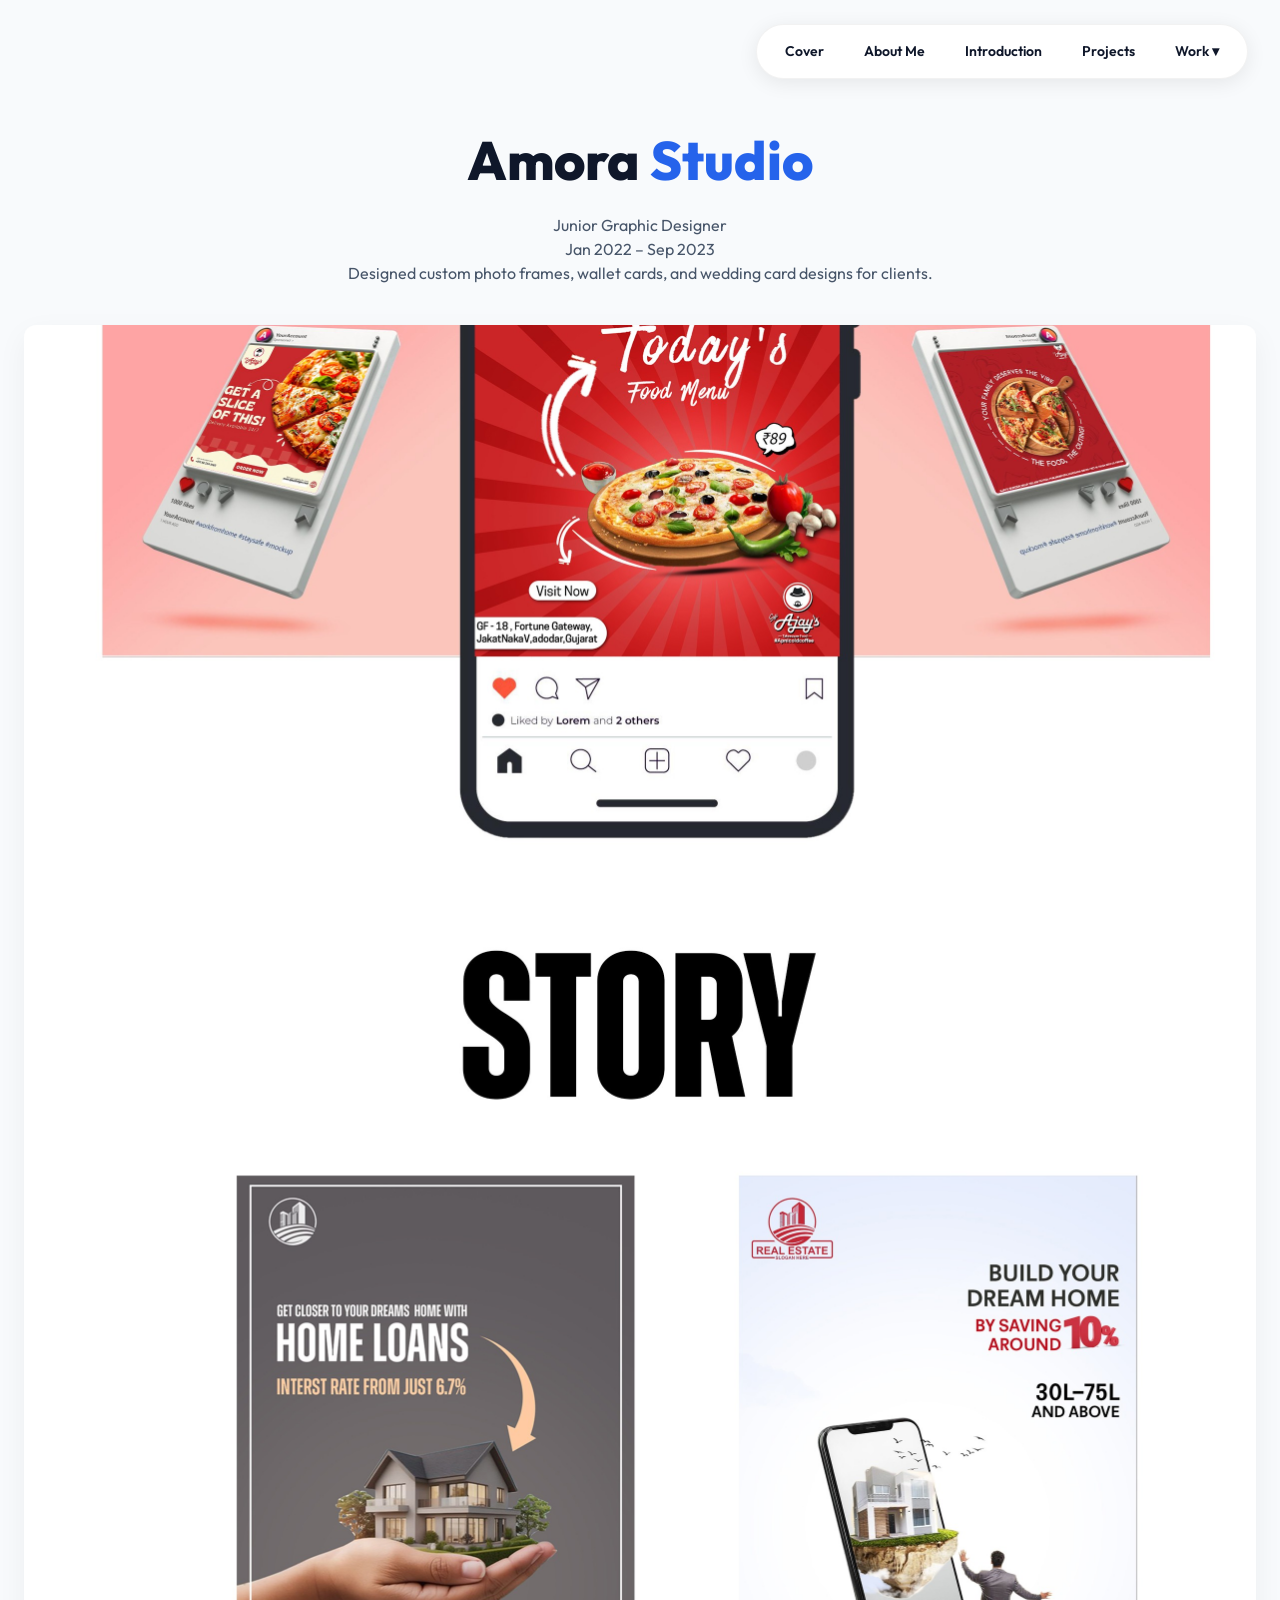
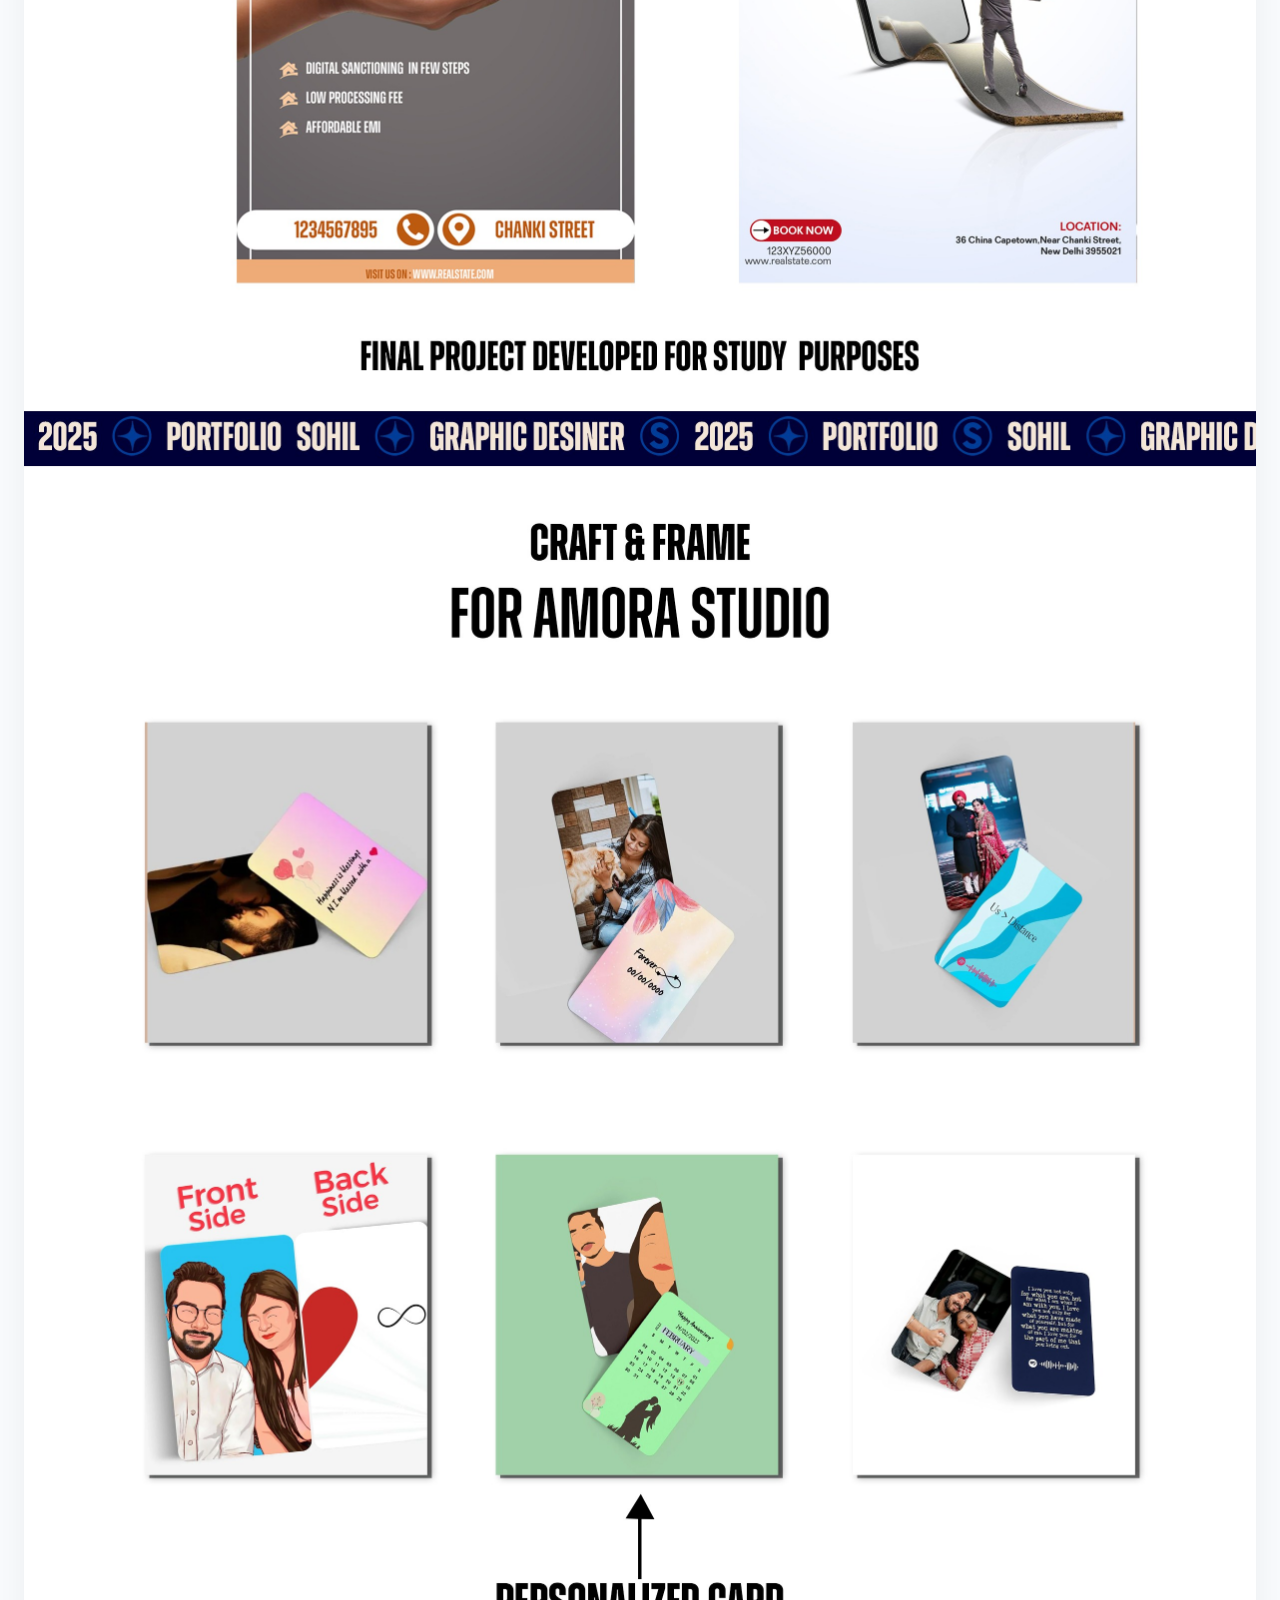
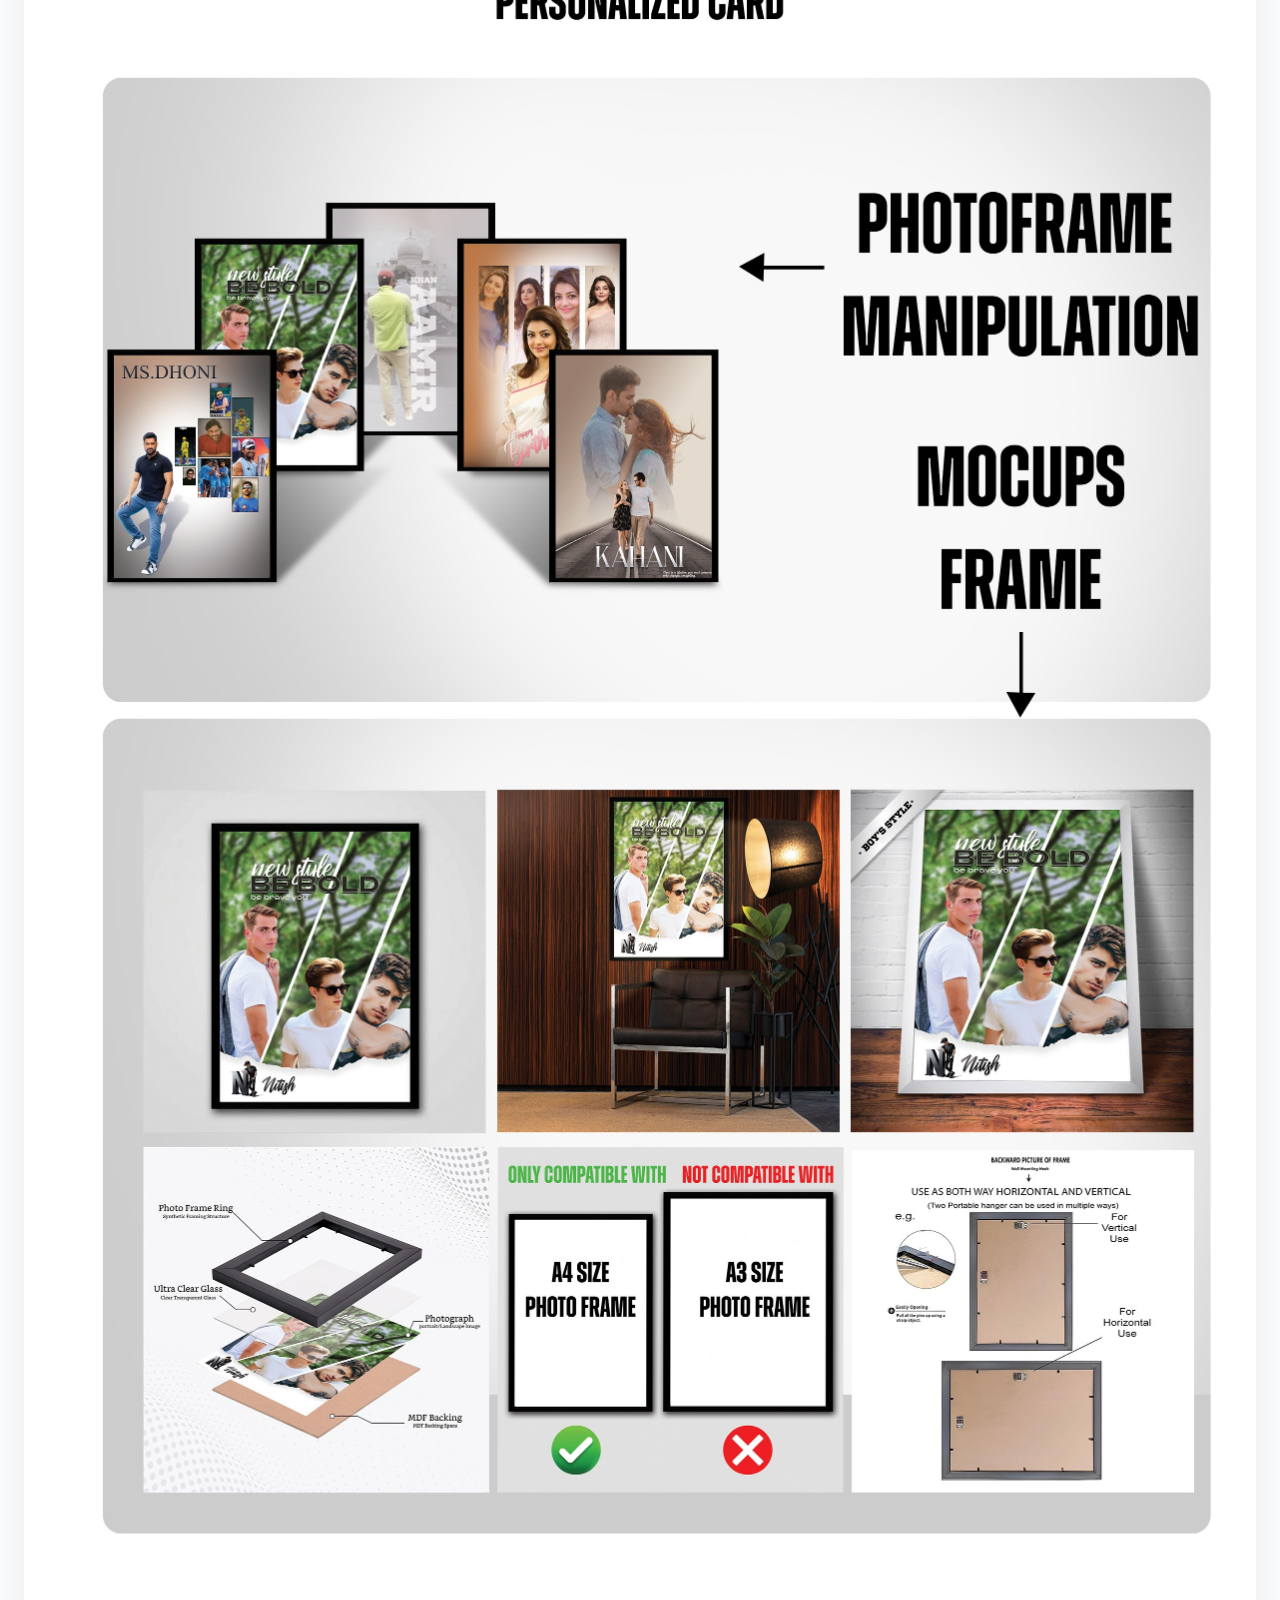
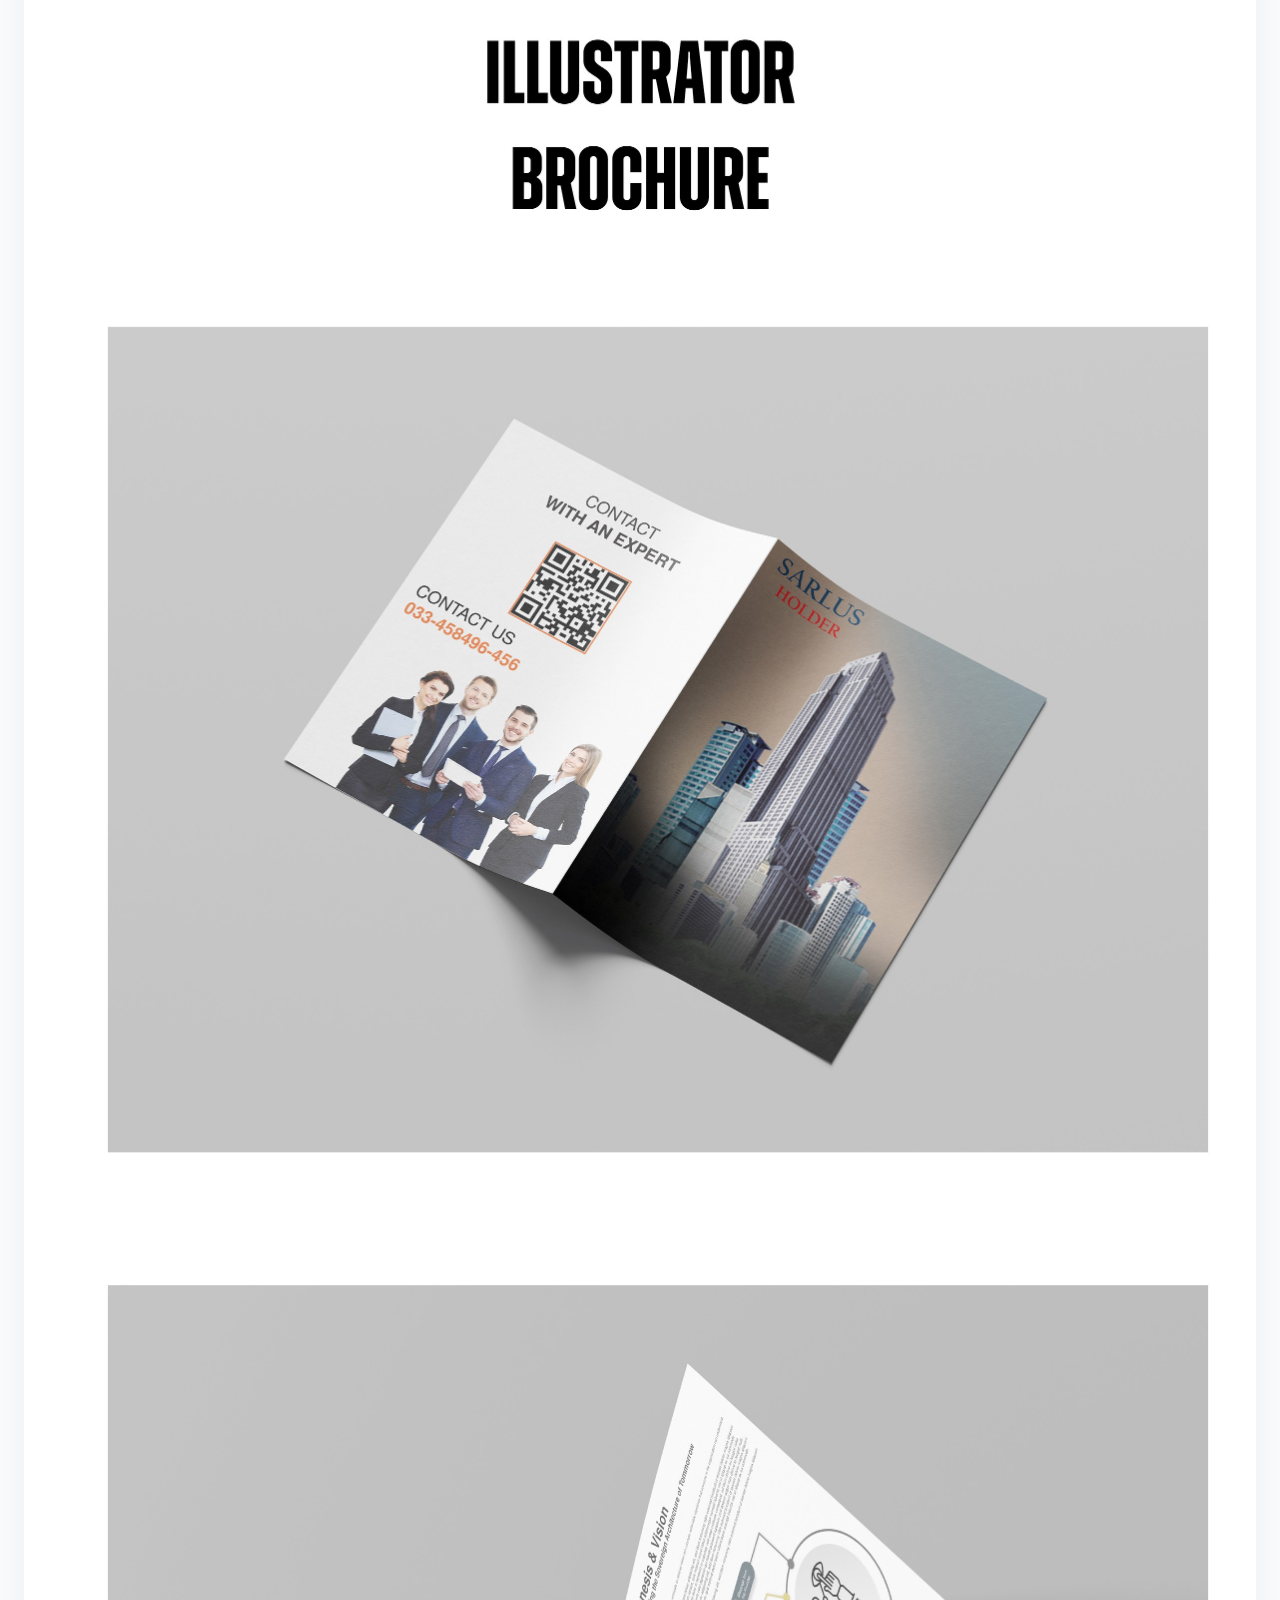
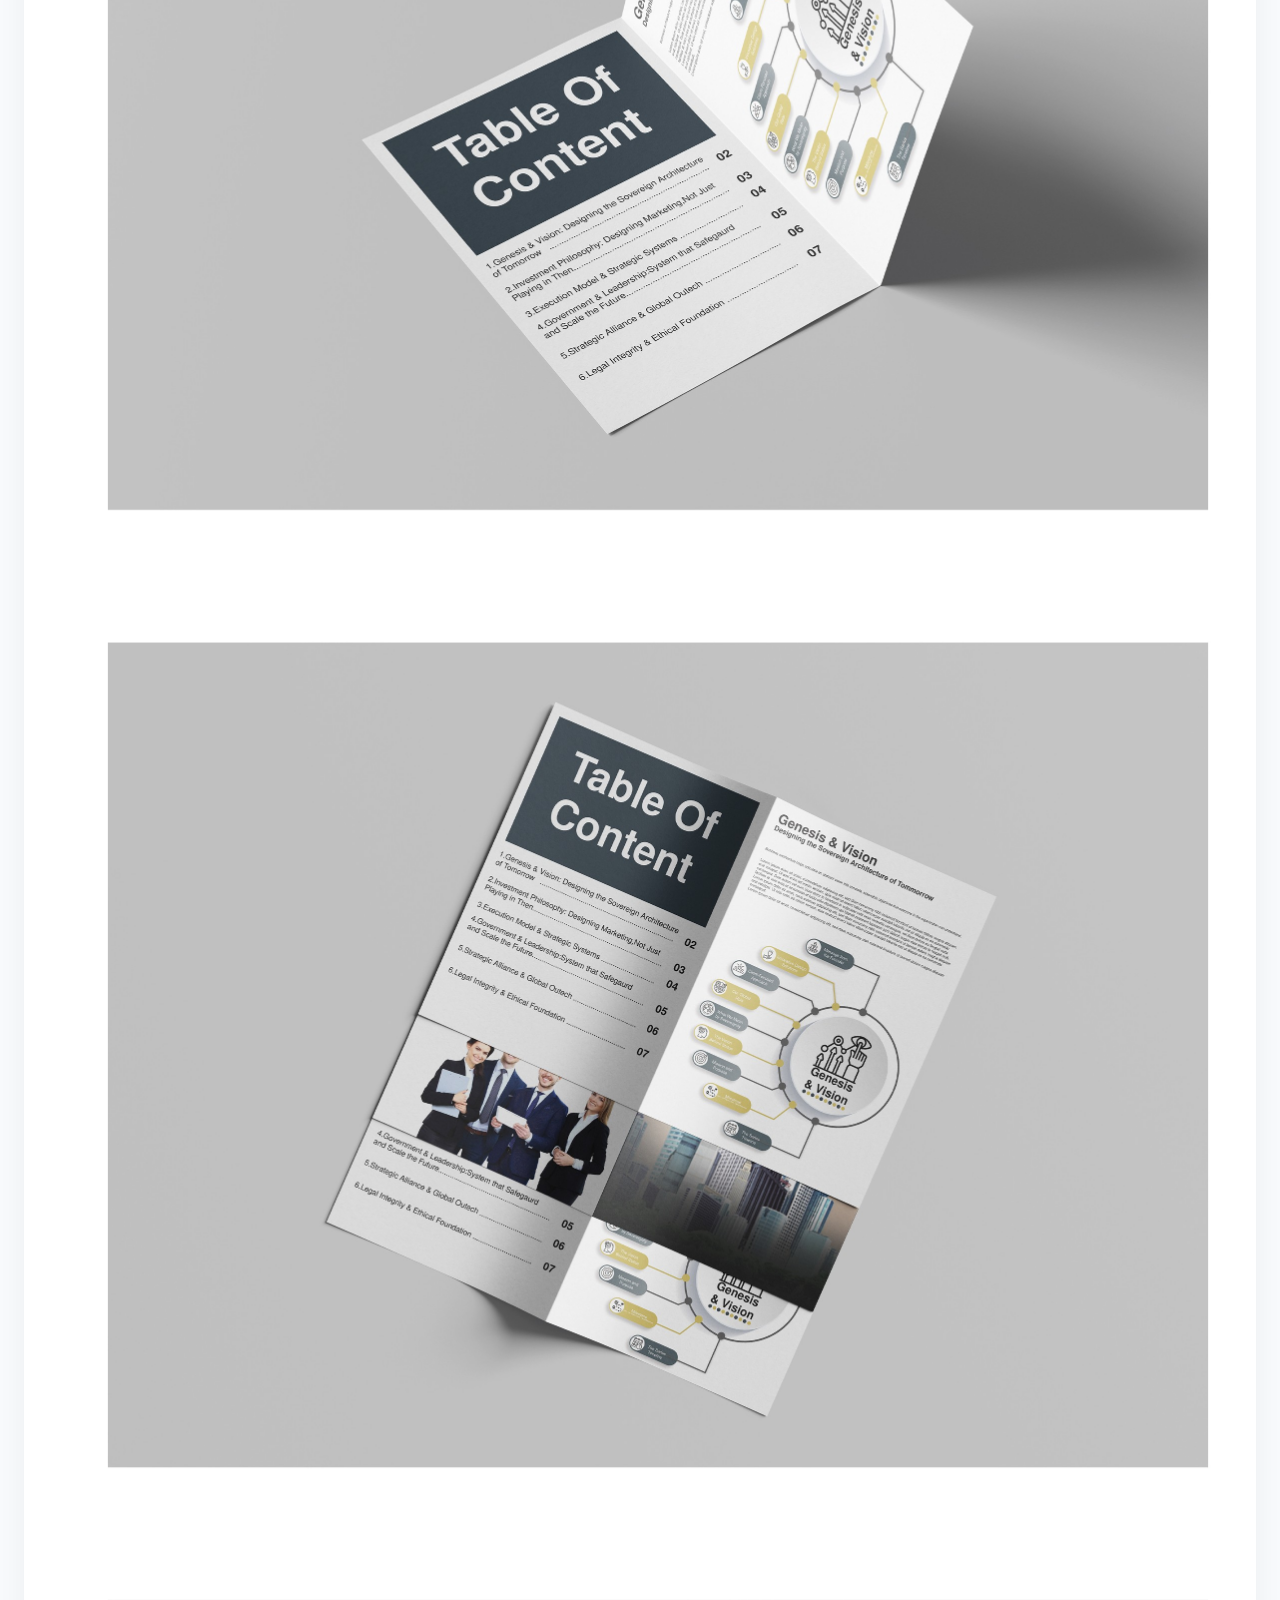
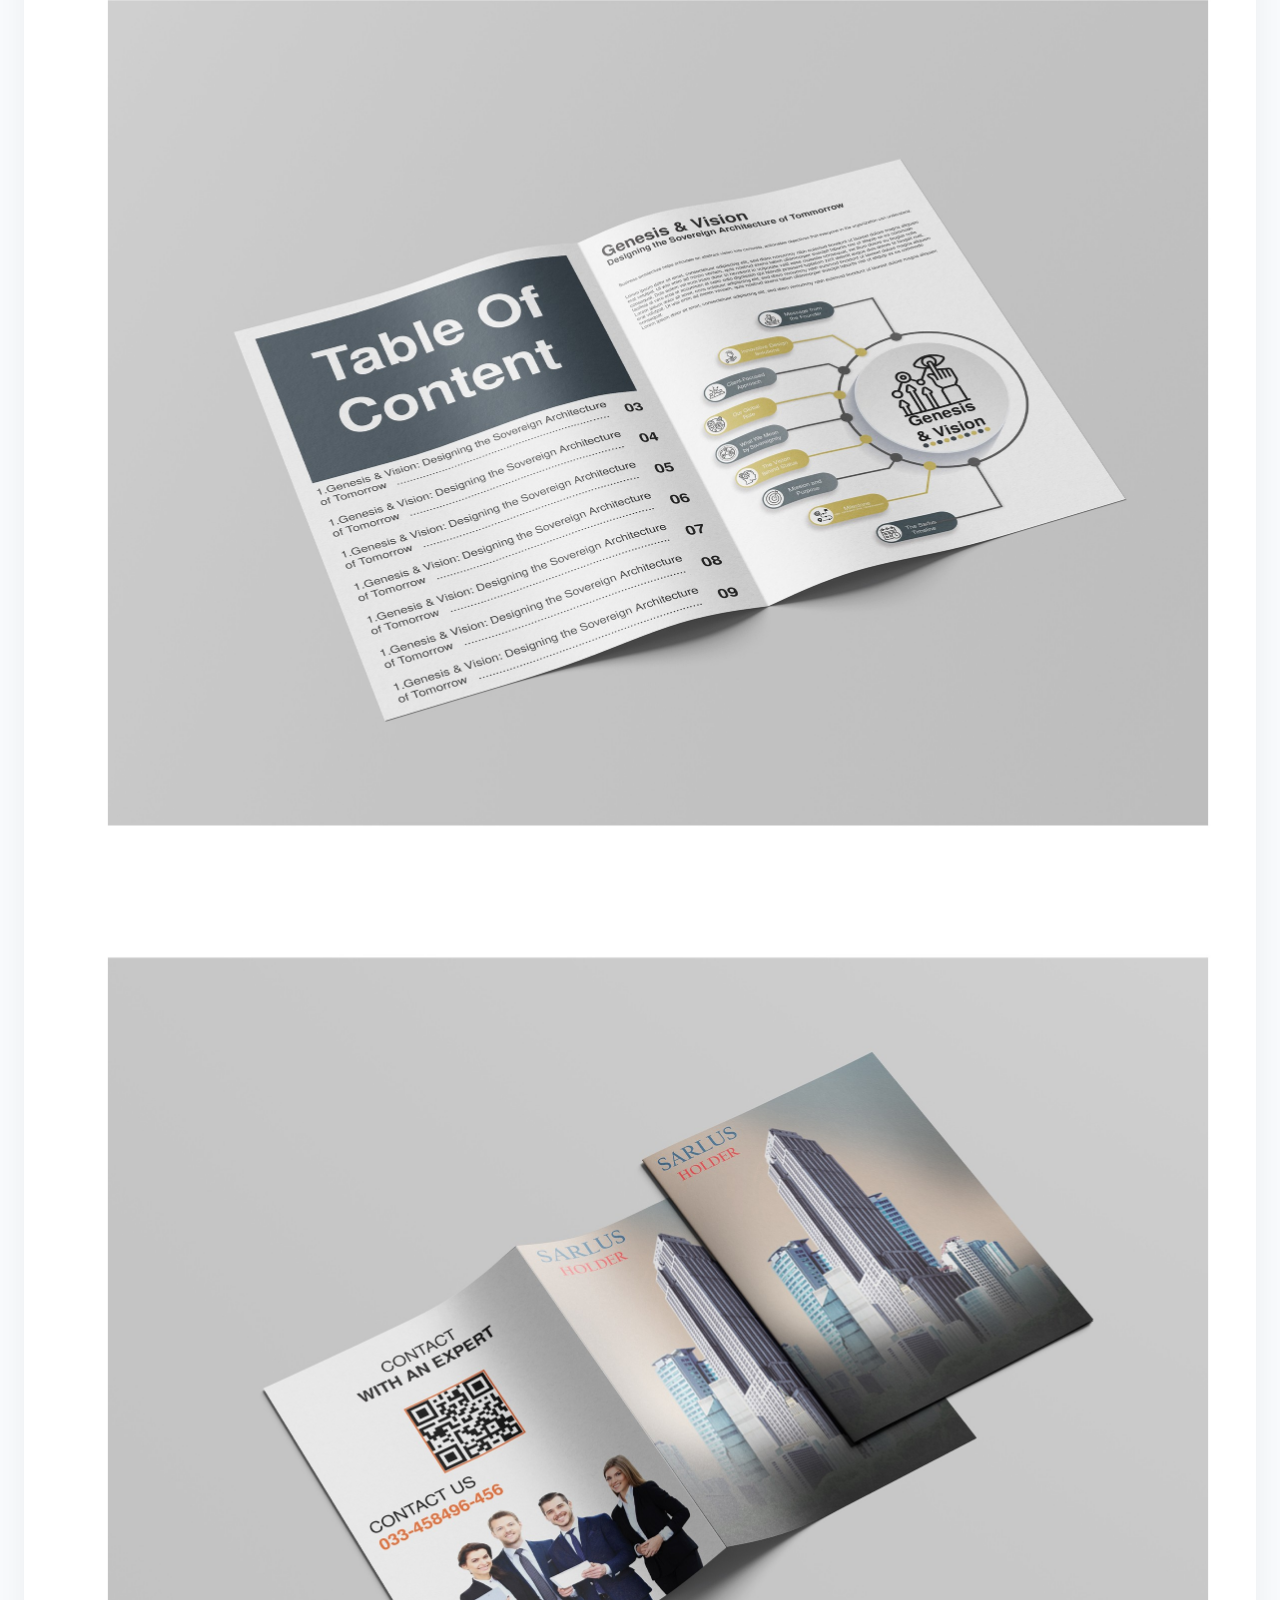
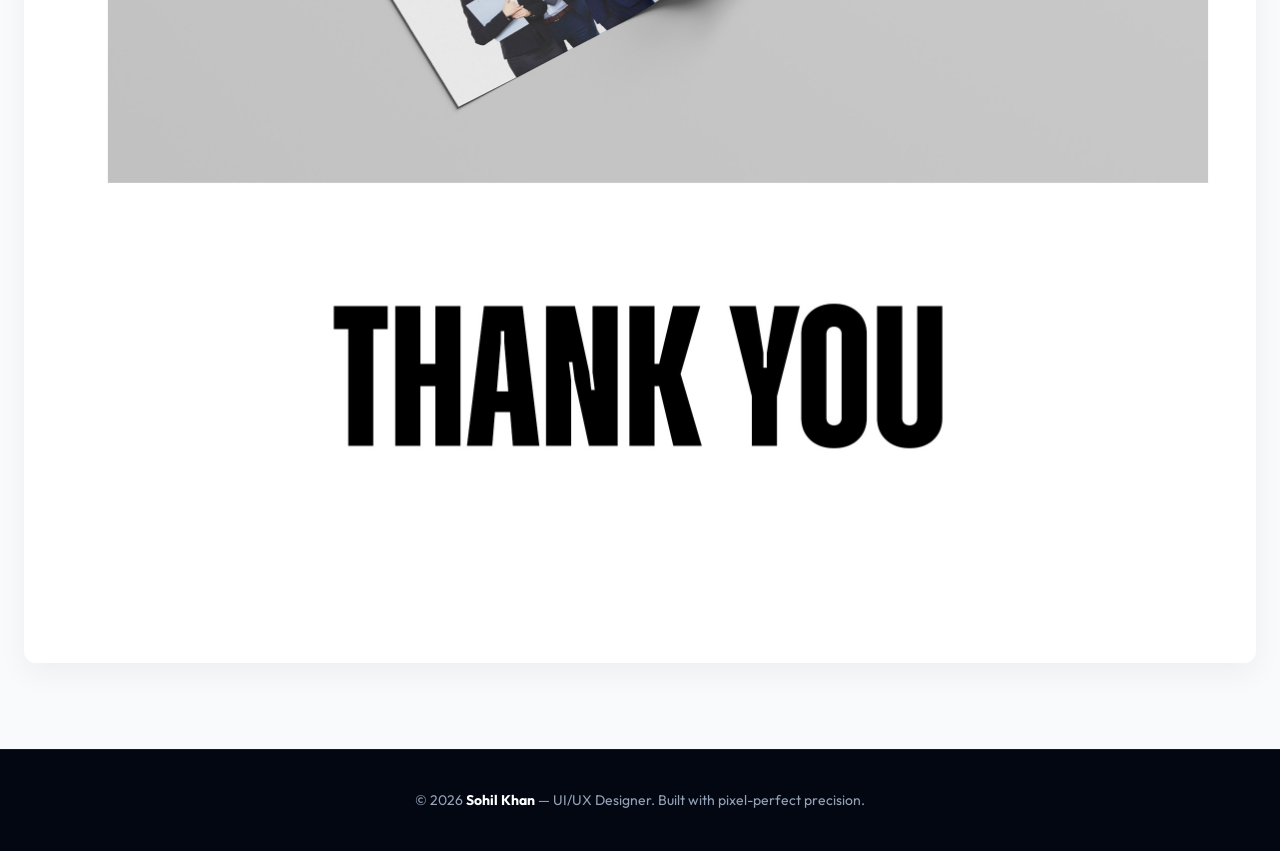
<file: amora.html>
<!DOCTYPE html>
<html lang="en">
<head>
  <meta charset="UTF-8" />
  <meta name="viewport" content="width=device-width, initial-scale=1.0" />
  <title>Amora Studio — Work</title>
  <meta name="description" content="Work done for Amora Studio." />
  <link rel="preconnect" href="https://fonts.googleapis.com">
  <link rel="preconnect" href="https://fonts.gstatic.com" crossorigin>
  <link href="https://fonts.googleapis.com/css2?family=Outfit:wght@400;500;600;700;800&family=Plus+Jakarta+Sans:wght@400;500;600;700;800&display=swap" rel="stylesheet">
  <link rel="stylesheet" href="assets/css/style.css" />
</head>
<body>
  <nav class="top-nav" aria-label="Quick Navigation">
    <a href="index.html#cover">Cover</a>
    <a href="index.html#about-me">About Me</a>
    <a href="index.html#introduction">Introduction</a>
    <a href="index.html#projects">Projects</a>
    <div class="nav-dropdown">
      <a href="#work" class="dropdown-toggle" style="cursor: default;">Work ▾</a>
      <div class="dropdown-menu">
        <a href="vexma.html">Vexma Technologies</a>
        <a href="paradise.html">Paradise Technology</a>
        <a href="amora.html">Amora Studio</a>
      </div>
    </div>
  </nav>

  <div style="padding: 120px 24px 40px; text-align: center; max-width: 800px; margin: 0 auto;">
    <h1 class="section-title">Amora <span>Studio</span></h1>
    <p style="color: var(--text-muted); margin-top: 10px; font-size: 16px;">Junior Graphic Designer<br>Jan 2022 – Sep 2023<br>Designed custom photo frames, wallet cards, and wedding card designs for clients.</p>
  </div>

  <section style="padding: 0 24px 80px; max-width: 1400px; margin: 0 auto;">
    <img src="assets/amora/amoraprotfolio.jpg" alt="Amora Studio Portfolio" style="width: 100%; height: auto; border-radius: 12px; box-shadow: 0 10px 30px rgba(0,0,0,0.05);" />
  </section>

  <footer class="portfolio-footer">
    <p>&copy; 2026 <strong>Sohil Khan</strong> — UI/UX Designer. Built with pixel-perfect precision.</p>
  </footer>
</body>
</html>
</file>
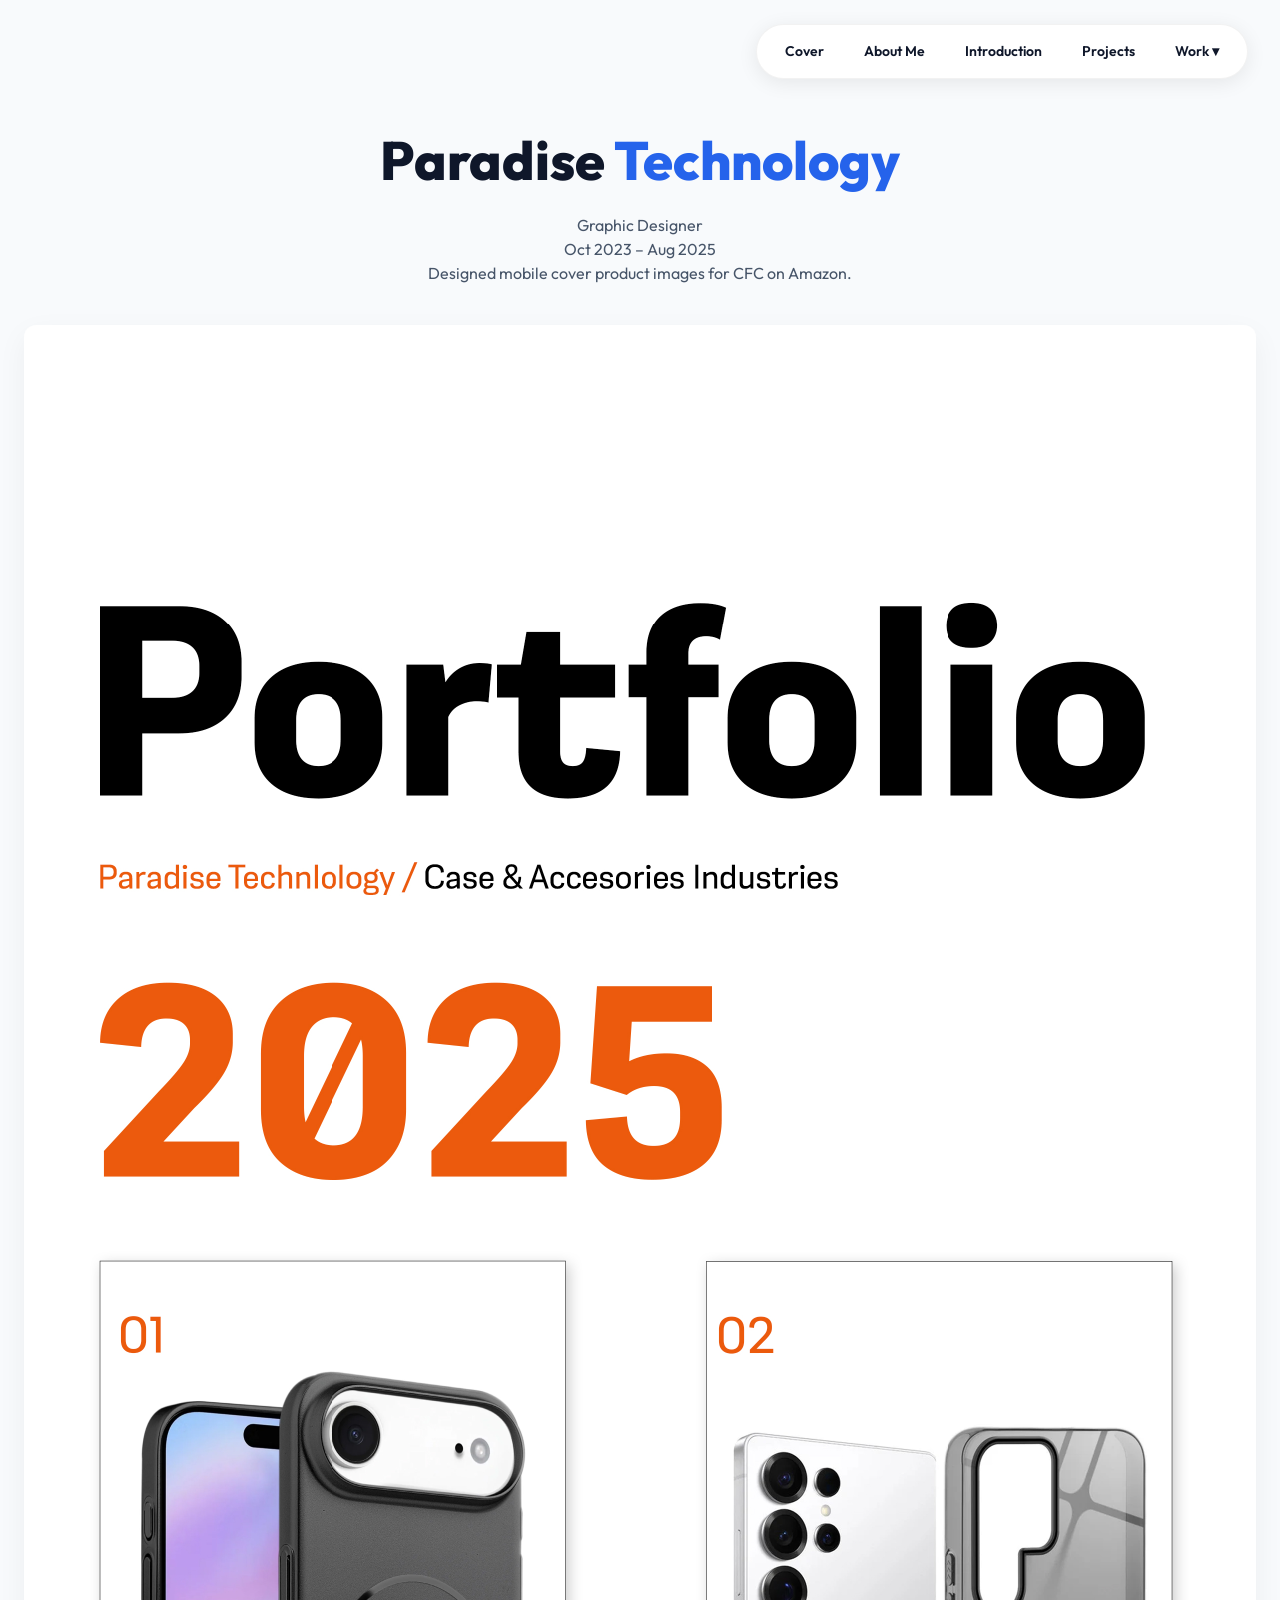
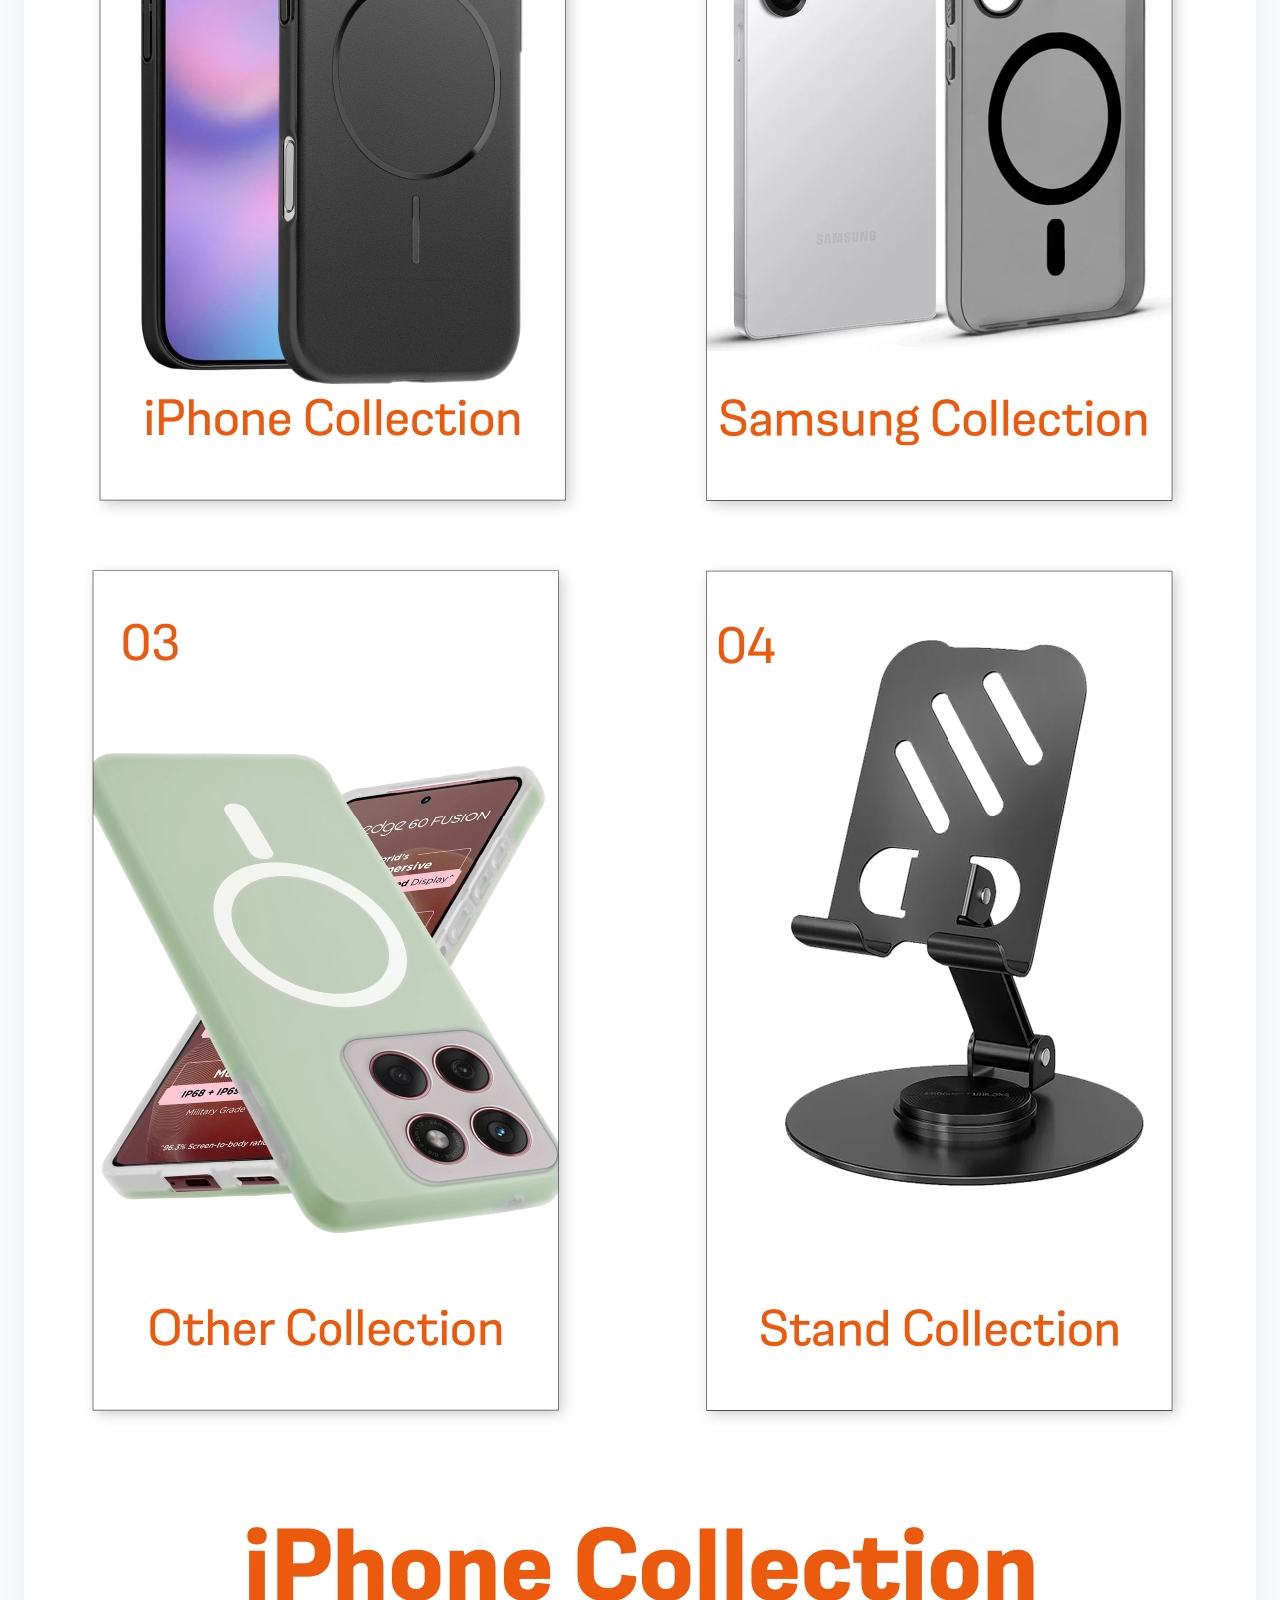
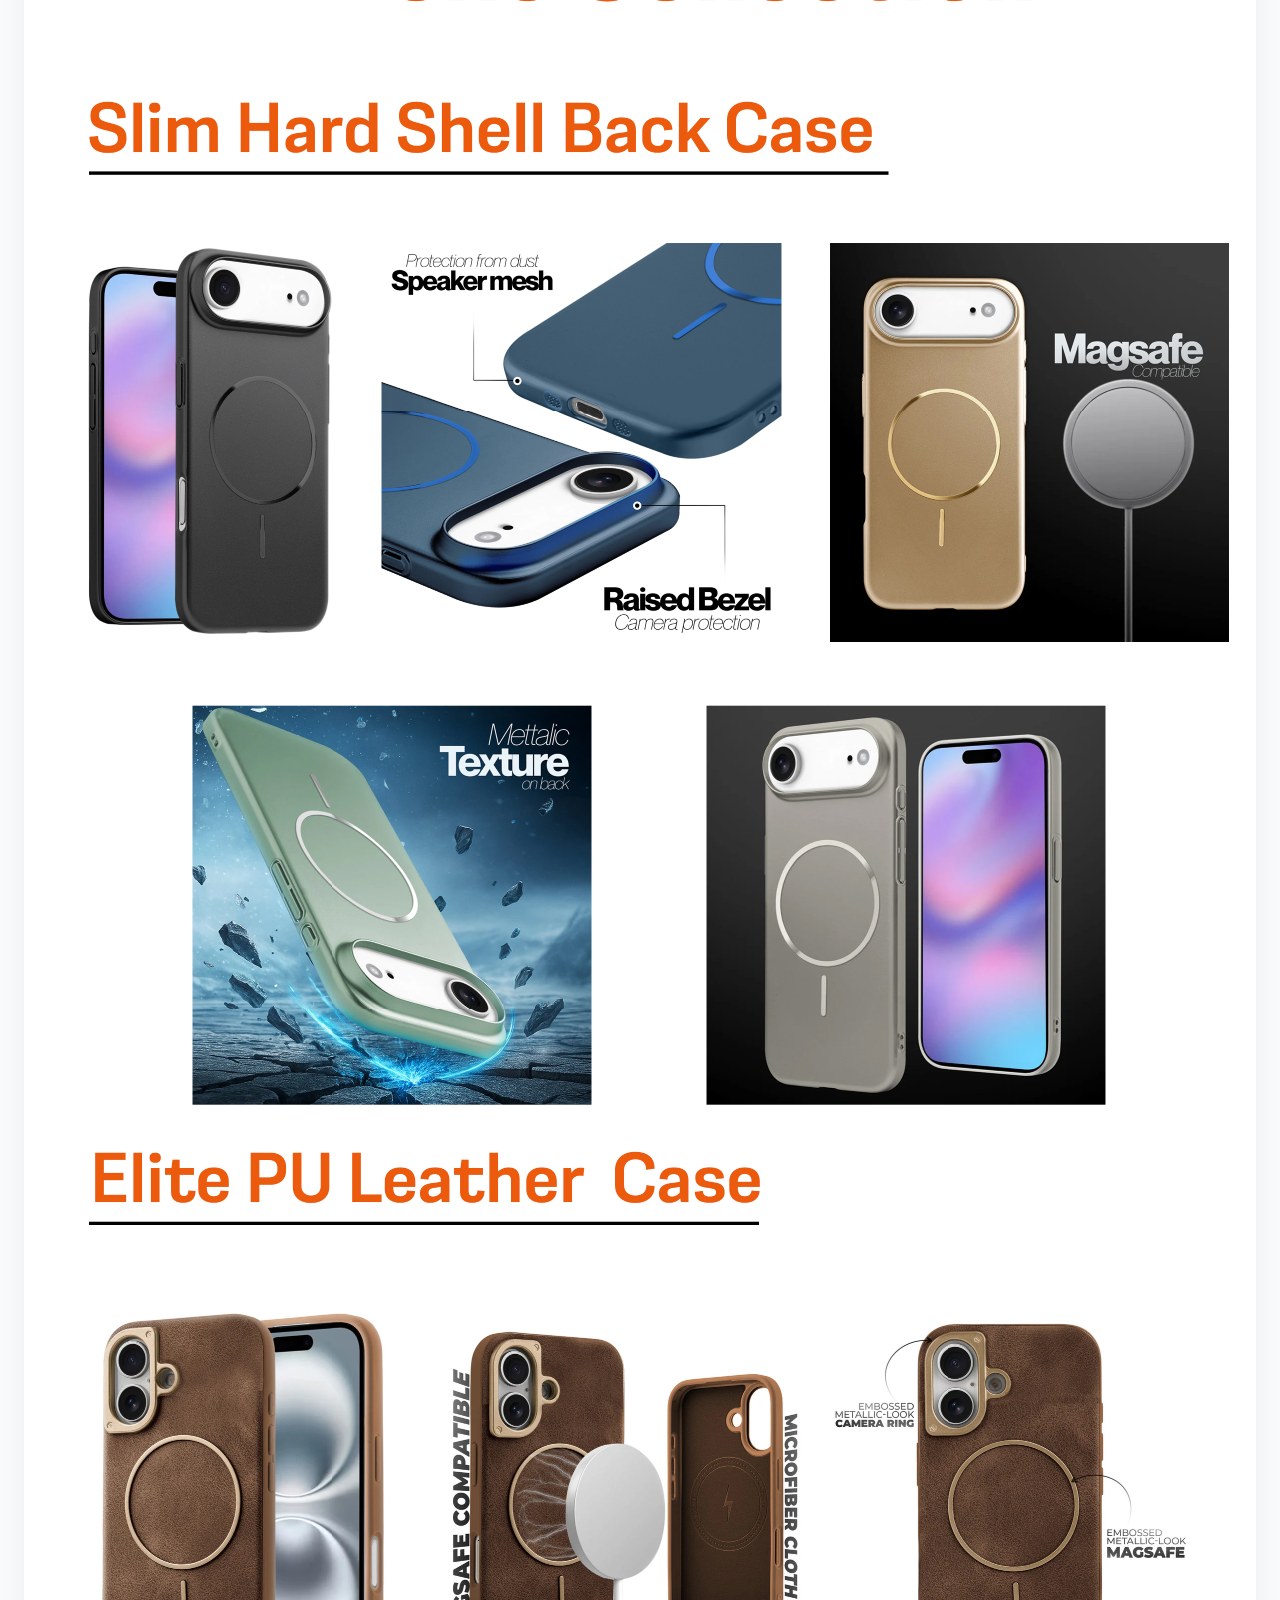
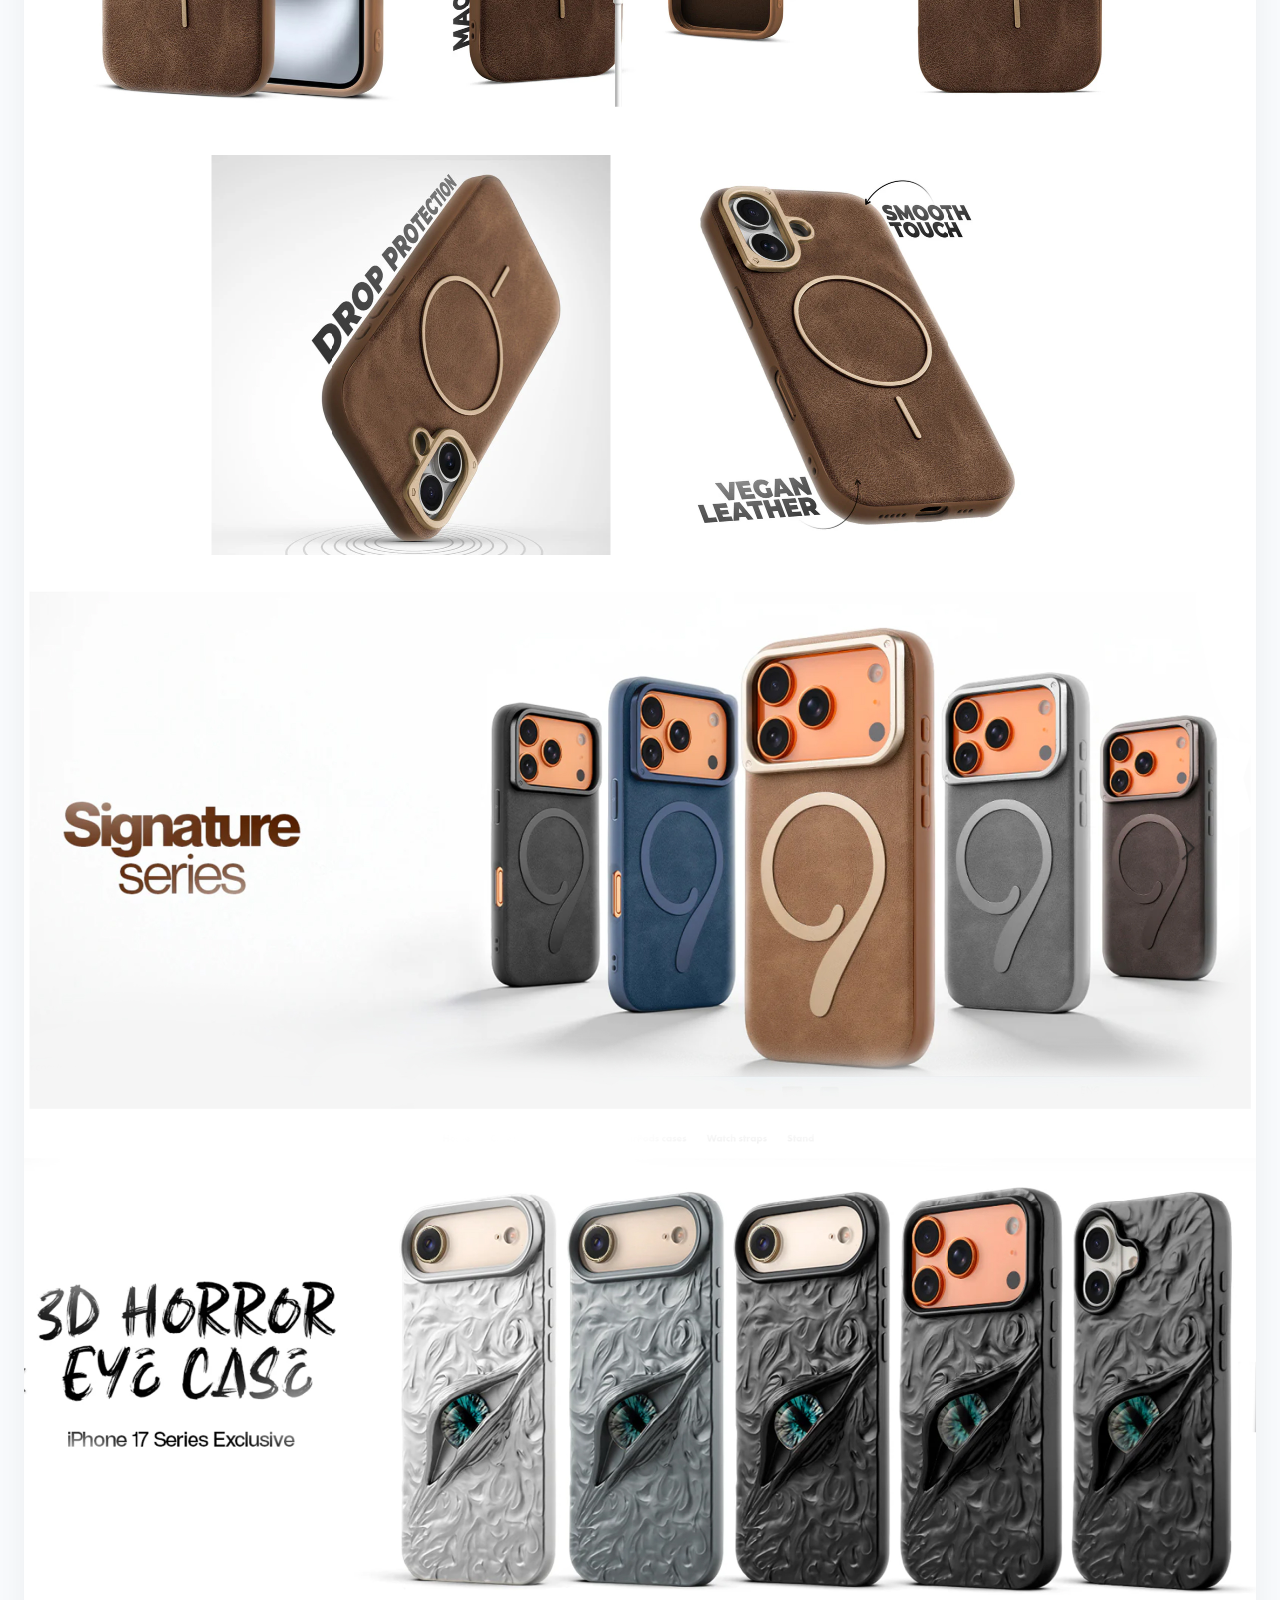
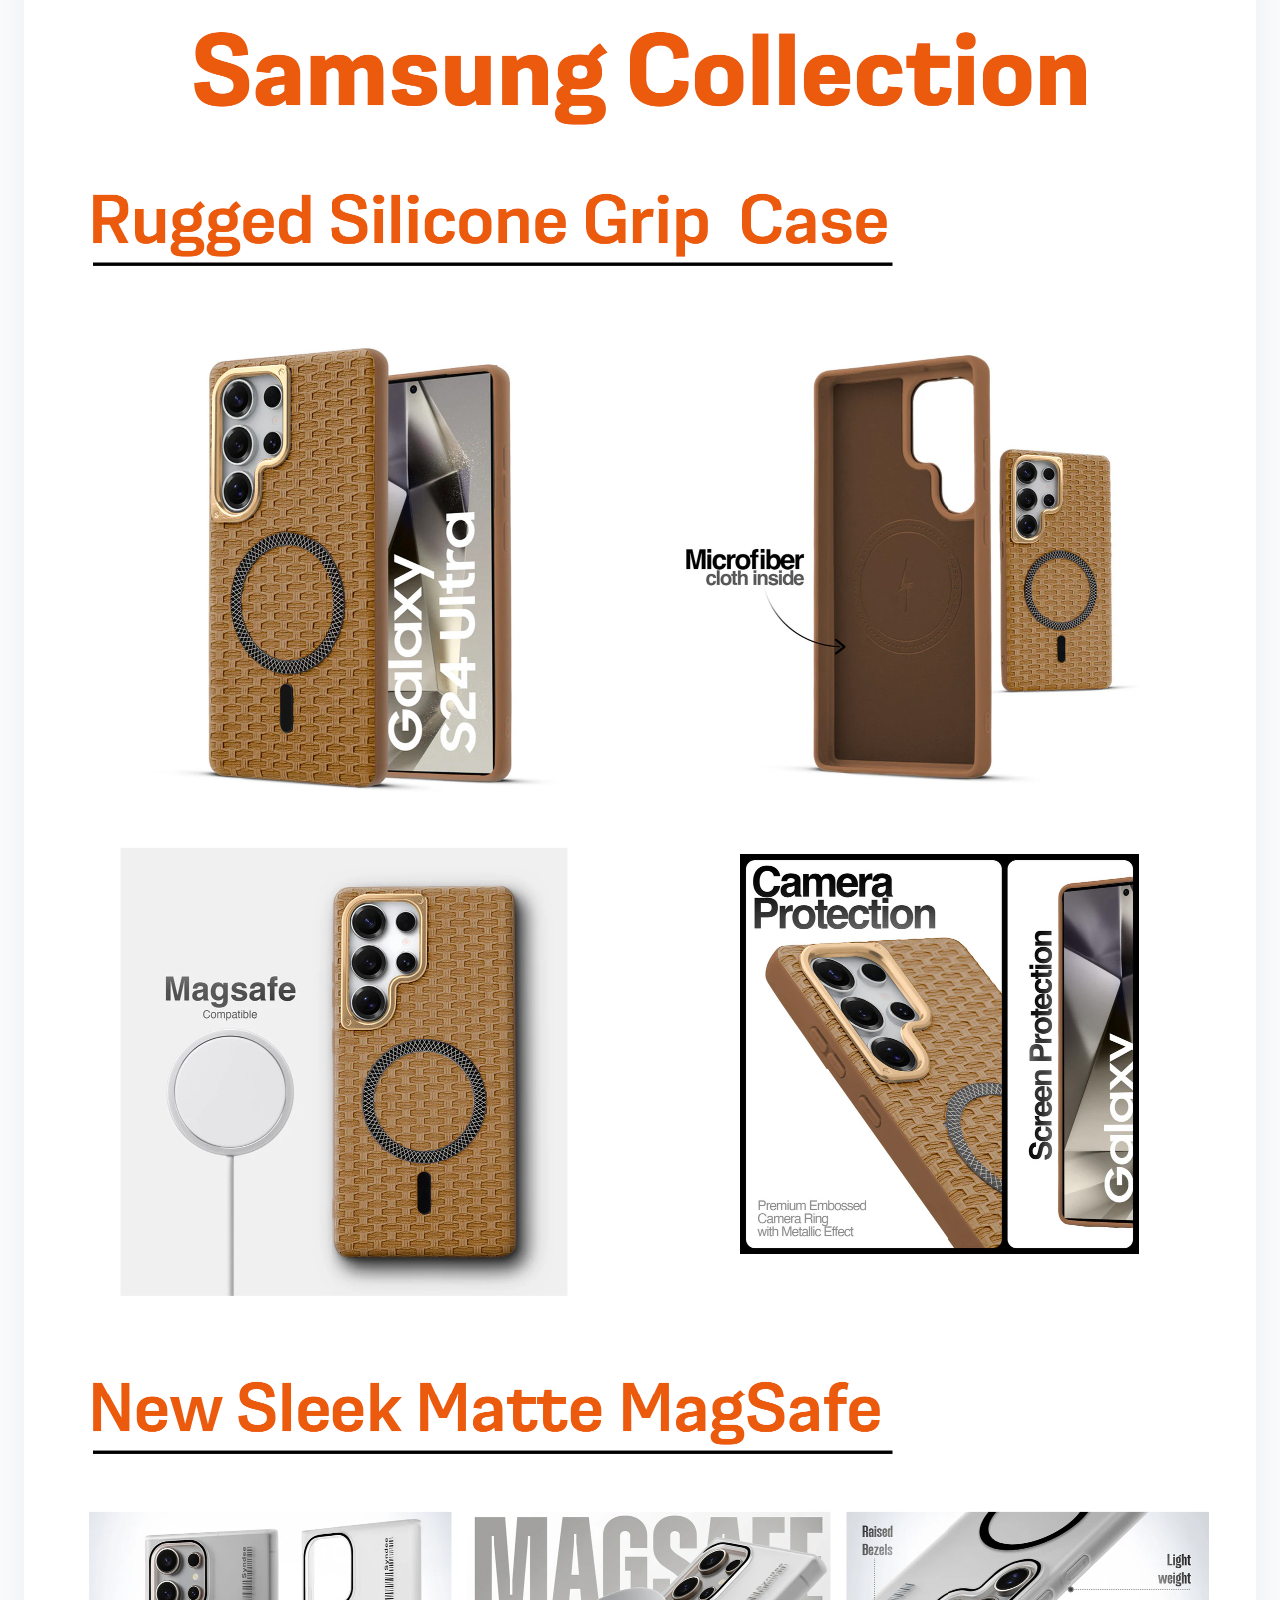
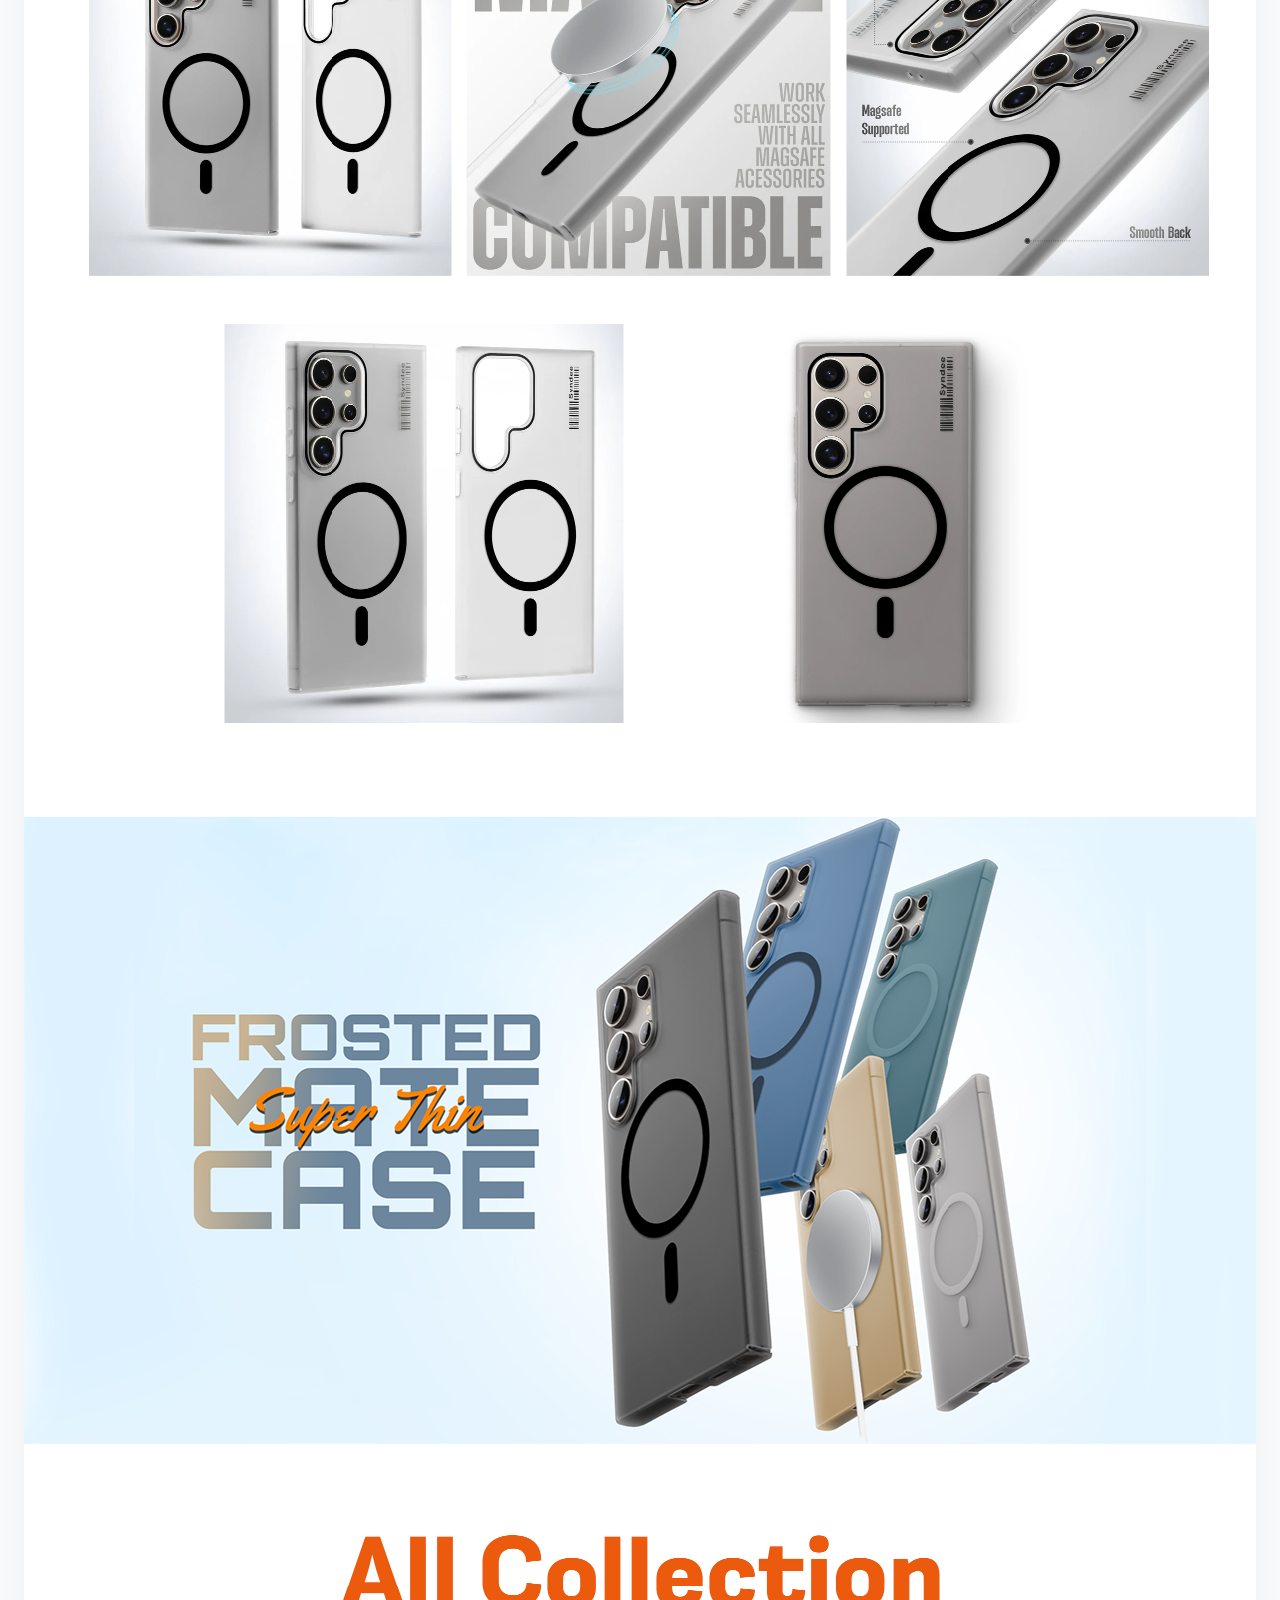
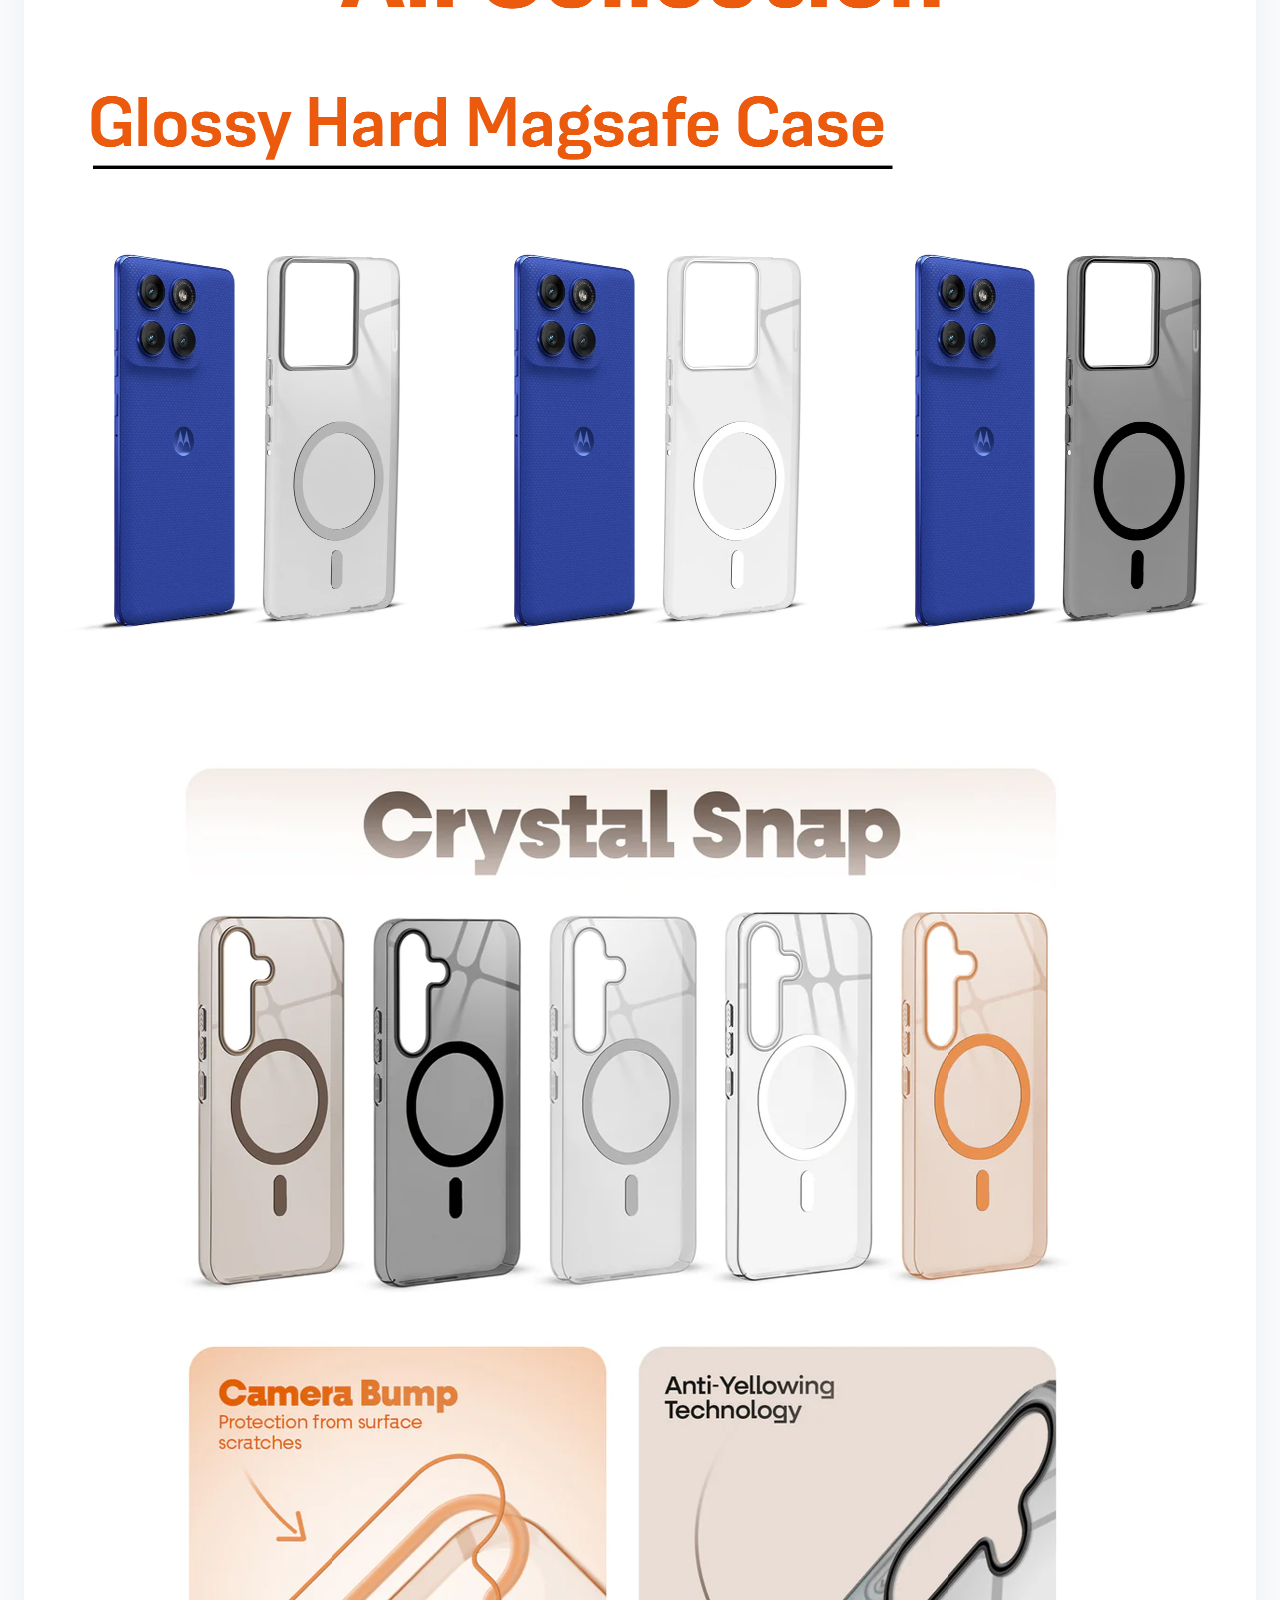
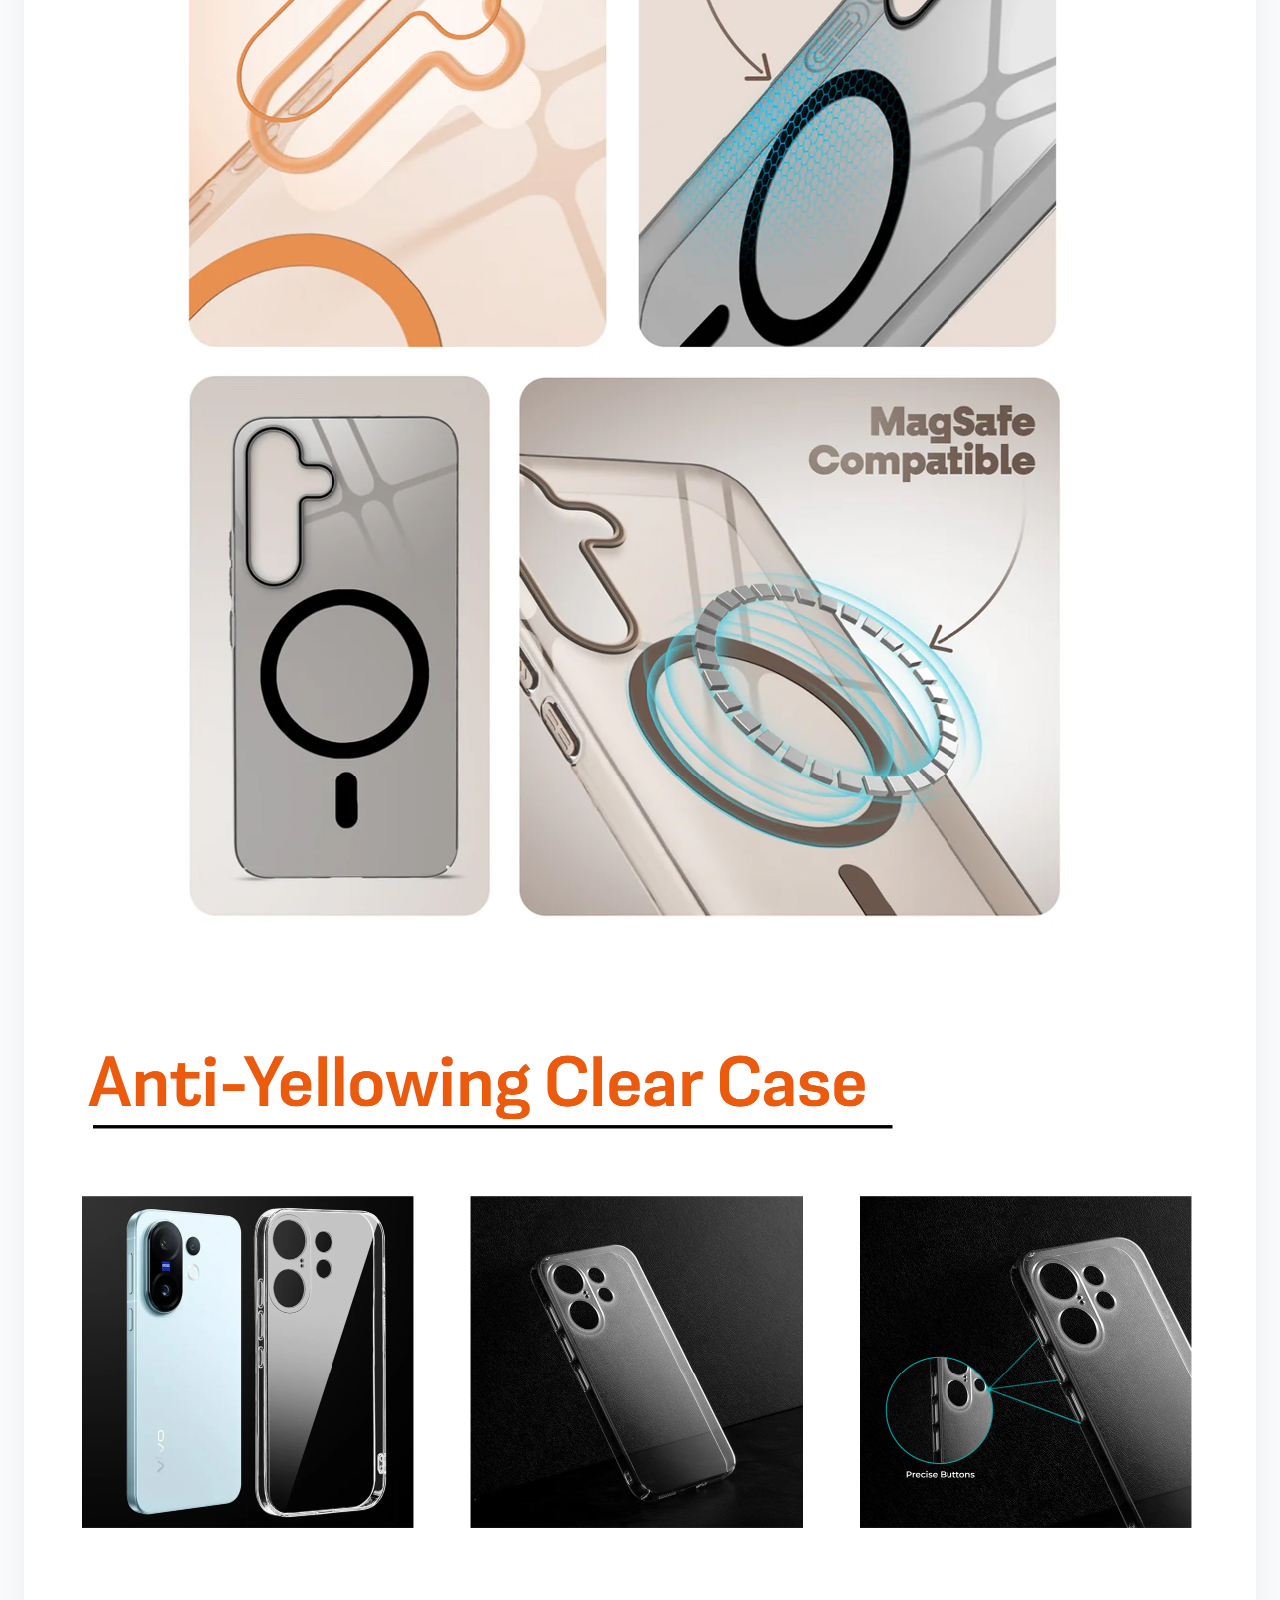
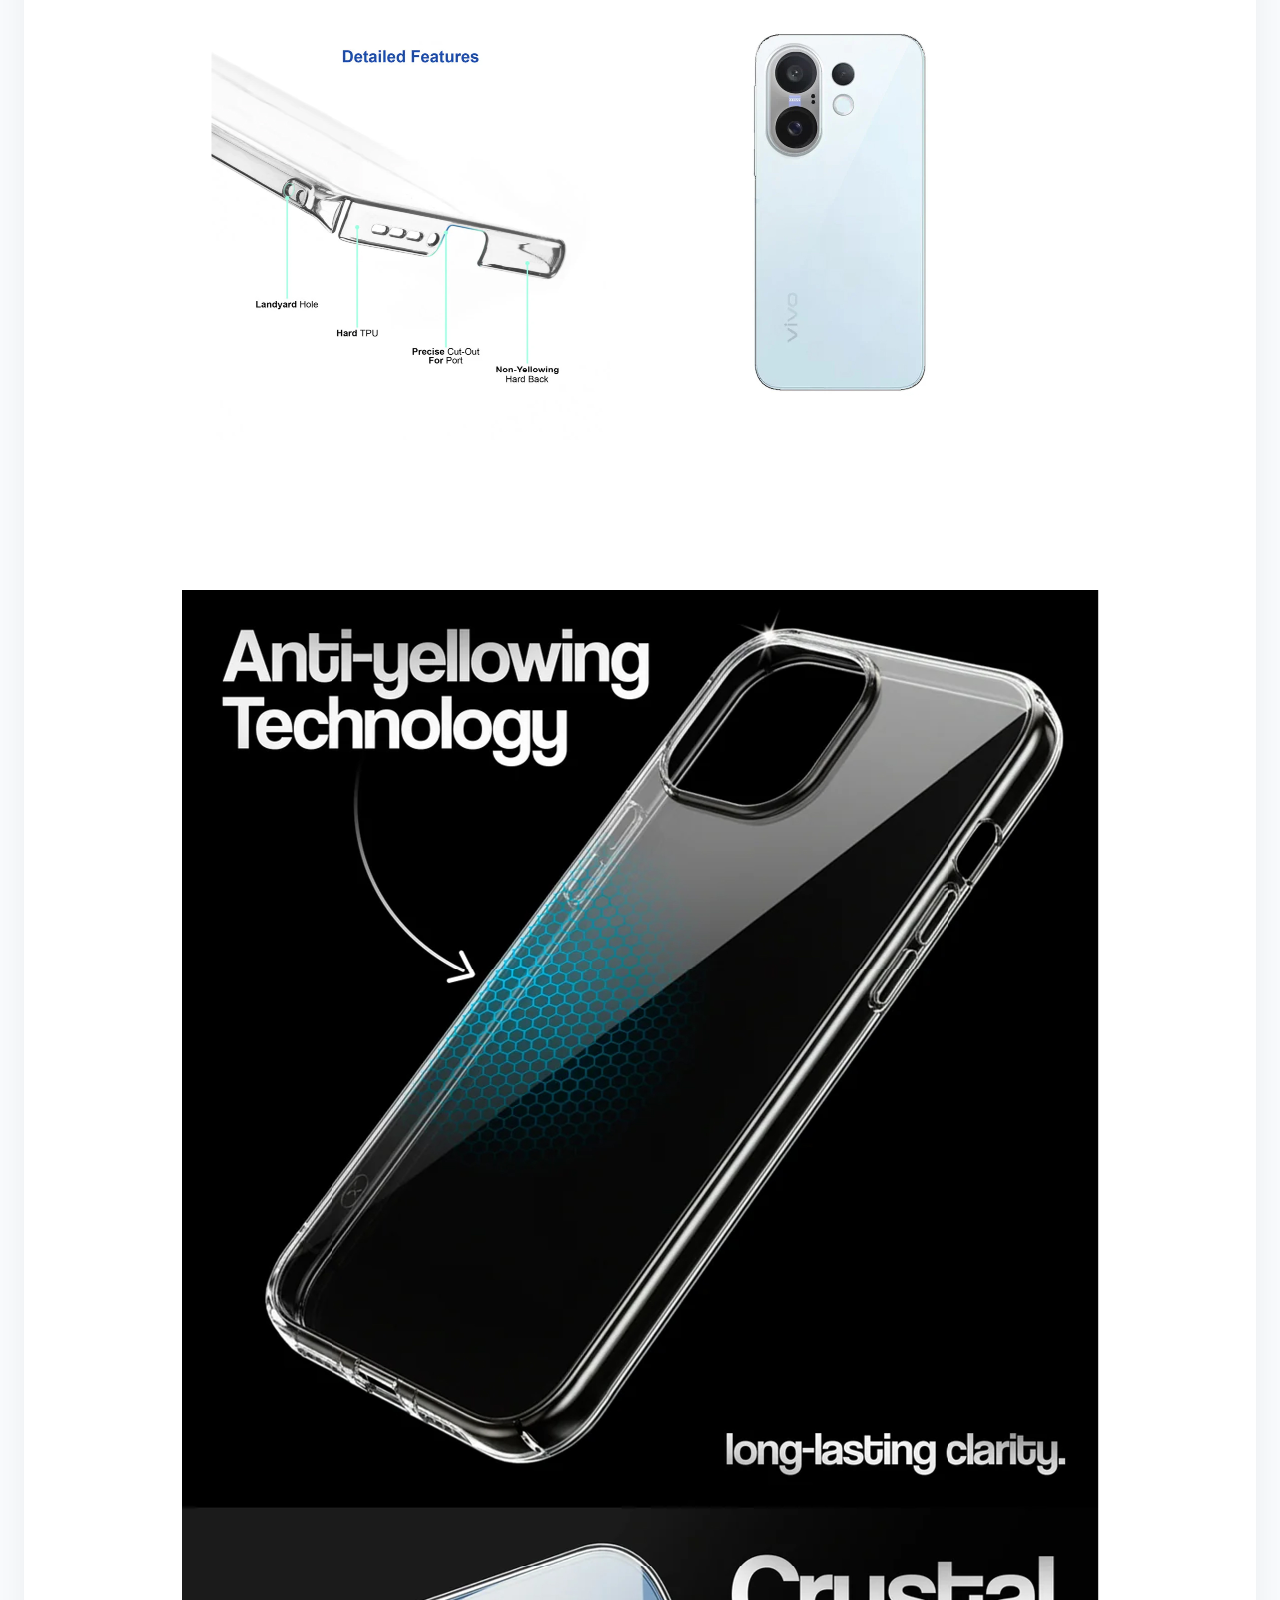
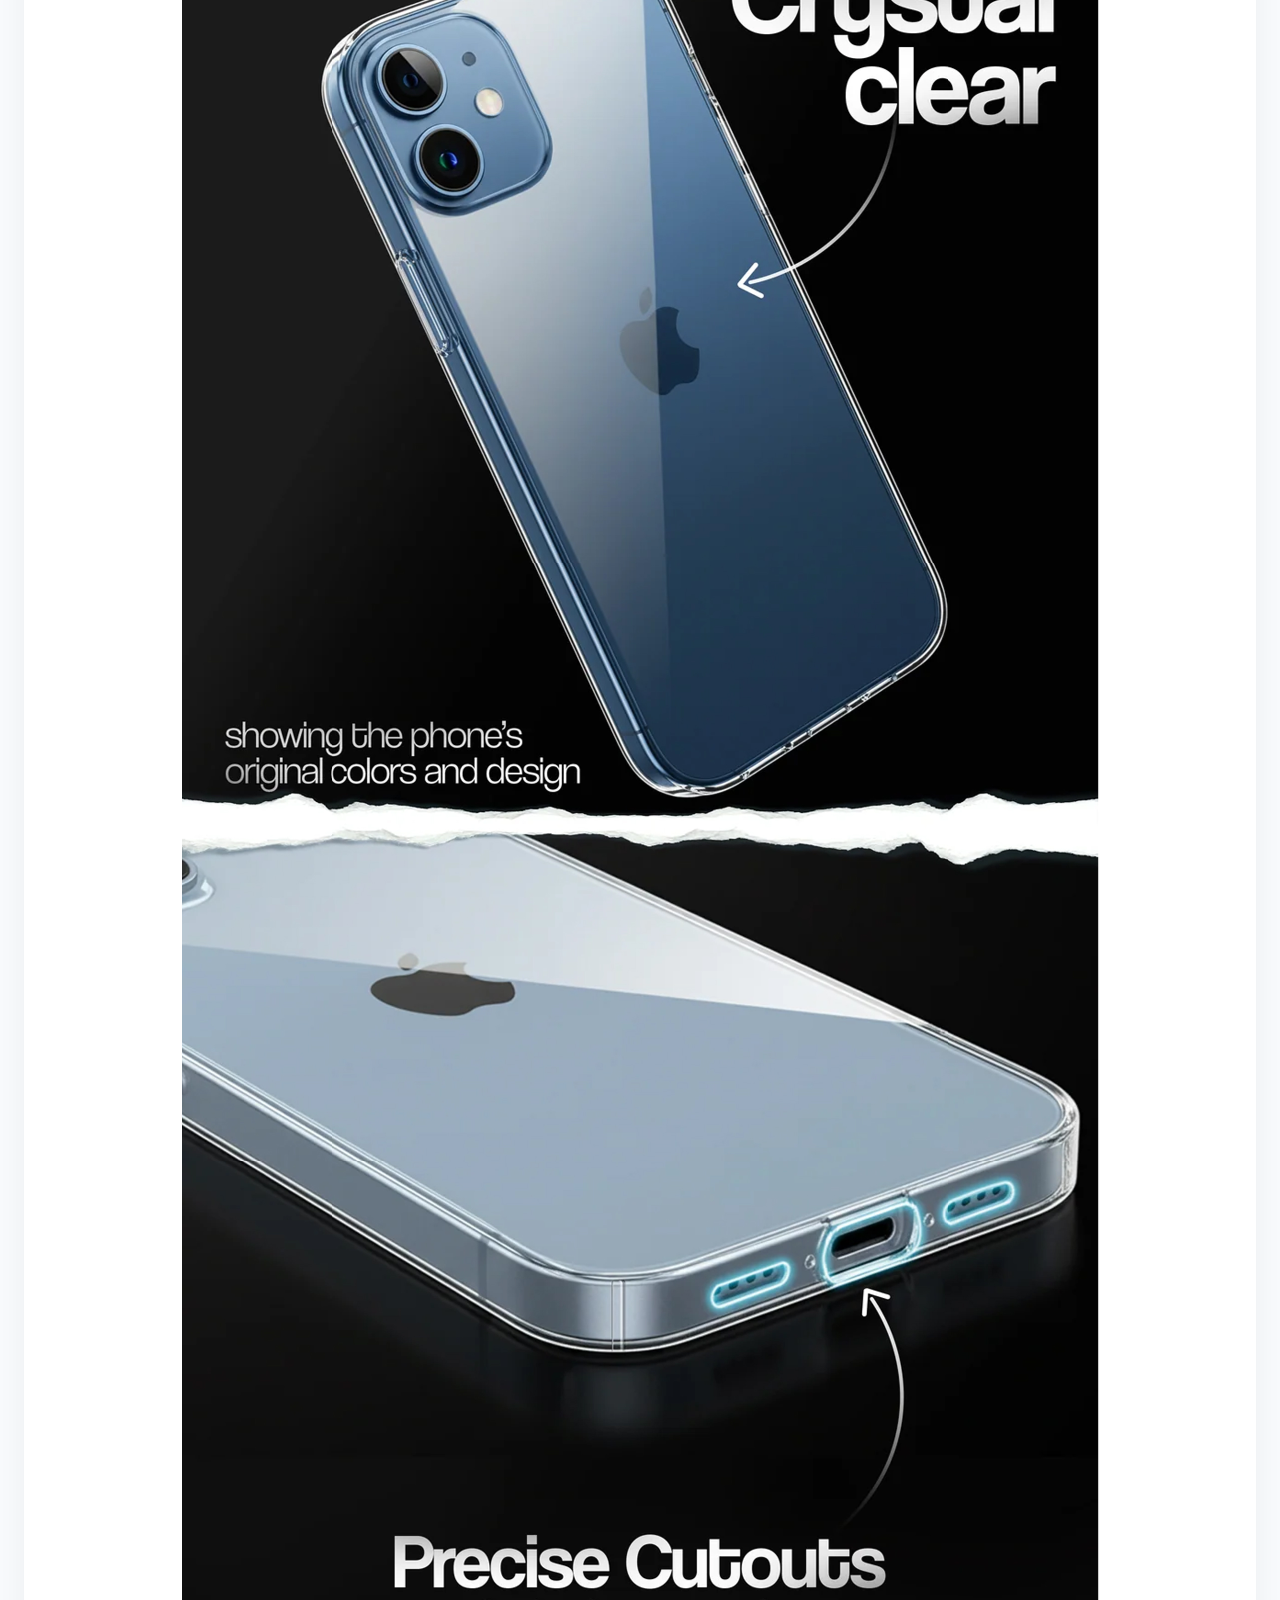
<file: paradise.html>
<!DOCTYPE html>
<html lang="en">
<head>
  <meta charset="UTF-8" />
  <meta name="viewport" content="width=device-width, initial-scale=1.0" />
  <title>Paradise Technology — Work</title>
  <meta name="description" content="Work done for Paradise Technology." />
  <link rel="preconnect" href="https://fonts.googleapis.com">
  <link rel="preconnect" href="https://fonts.gstatic.com" crossorigin>
  <link href="https://fonts.googleapis.com/css2?family=Outfit:wght@400;500;600;700;800&family=Plus+Jakarta+Sans:wght@400;500;600;700;800&display=swap" rel="stylesheet">
  <link rel="stylesheet" href="assets/css/style.css" />
</head>
<body>
  <nav class="top-nav" aria-label="Quick Navigation">
    <a href="index.html#cover">Cover</a>
    <a href="index.html#about-me">About Me</a>
    <a href="index.html#introduction">Introduction</a>
    <a href="index.html#projects">Projects</a>
    <div class="nav-dropdown">
      <a href="#work" class="dropdown-toggle" style="cursor: default;">Work ▾</a>
      <div class="dropdown-menu">
        <a href="vexma.html">Vexma Technologies</a>
        <a href="paradise.html">Paradise Technology</a>
        <a href="amora.html">Amora Studio</a>
      </div>
    </div>
  </nav>

  <div style="padding: 120px 24px 40px; text-align: center; max-width: 800px; margin: 0 auto;">
    <h1 class="section-title">Paradise <span>Technology</span></h1>
    <p style="color: var(--text-muted); margin-top: 10px; font-size: 16px;">Graphic Designer<br>Oct 2023 – Aug 2025<br>Designed mobile cover product images for CFC on Amazon.</p>
  </div>

  <section style="padding: 0 24px 80px; max-width: 1400px; margin: 0 auto;">
    <img src="assets/paradise/Portfolio%20Paradise%20Technology_1.jpg" alt="Paradise Technology Portfolio" style="width: 100%; height: auto; border-radius: 12px; box-shadow: 0 10px 30px rgba(0,0,0,0.05);" />
  </section>

  <footer class="portfolio-footer">
    <p>&copy; 2026 <strong>Sohil Khan</strong> — UI/UX Designer. Built with pixel-perfect precision.</p>
  </footer>
</body>
</html>
</file>
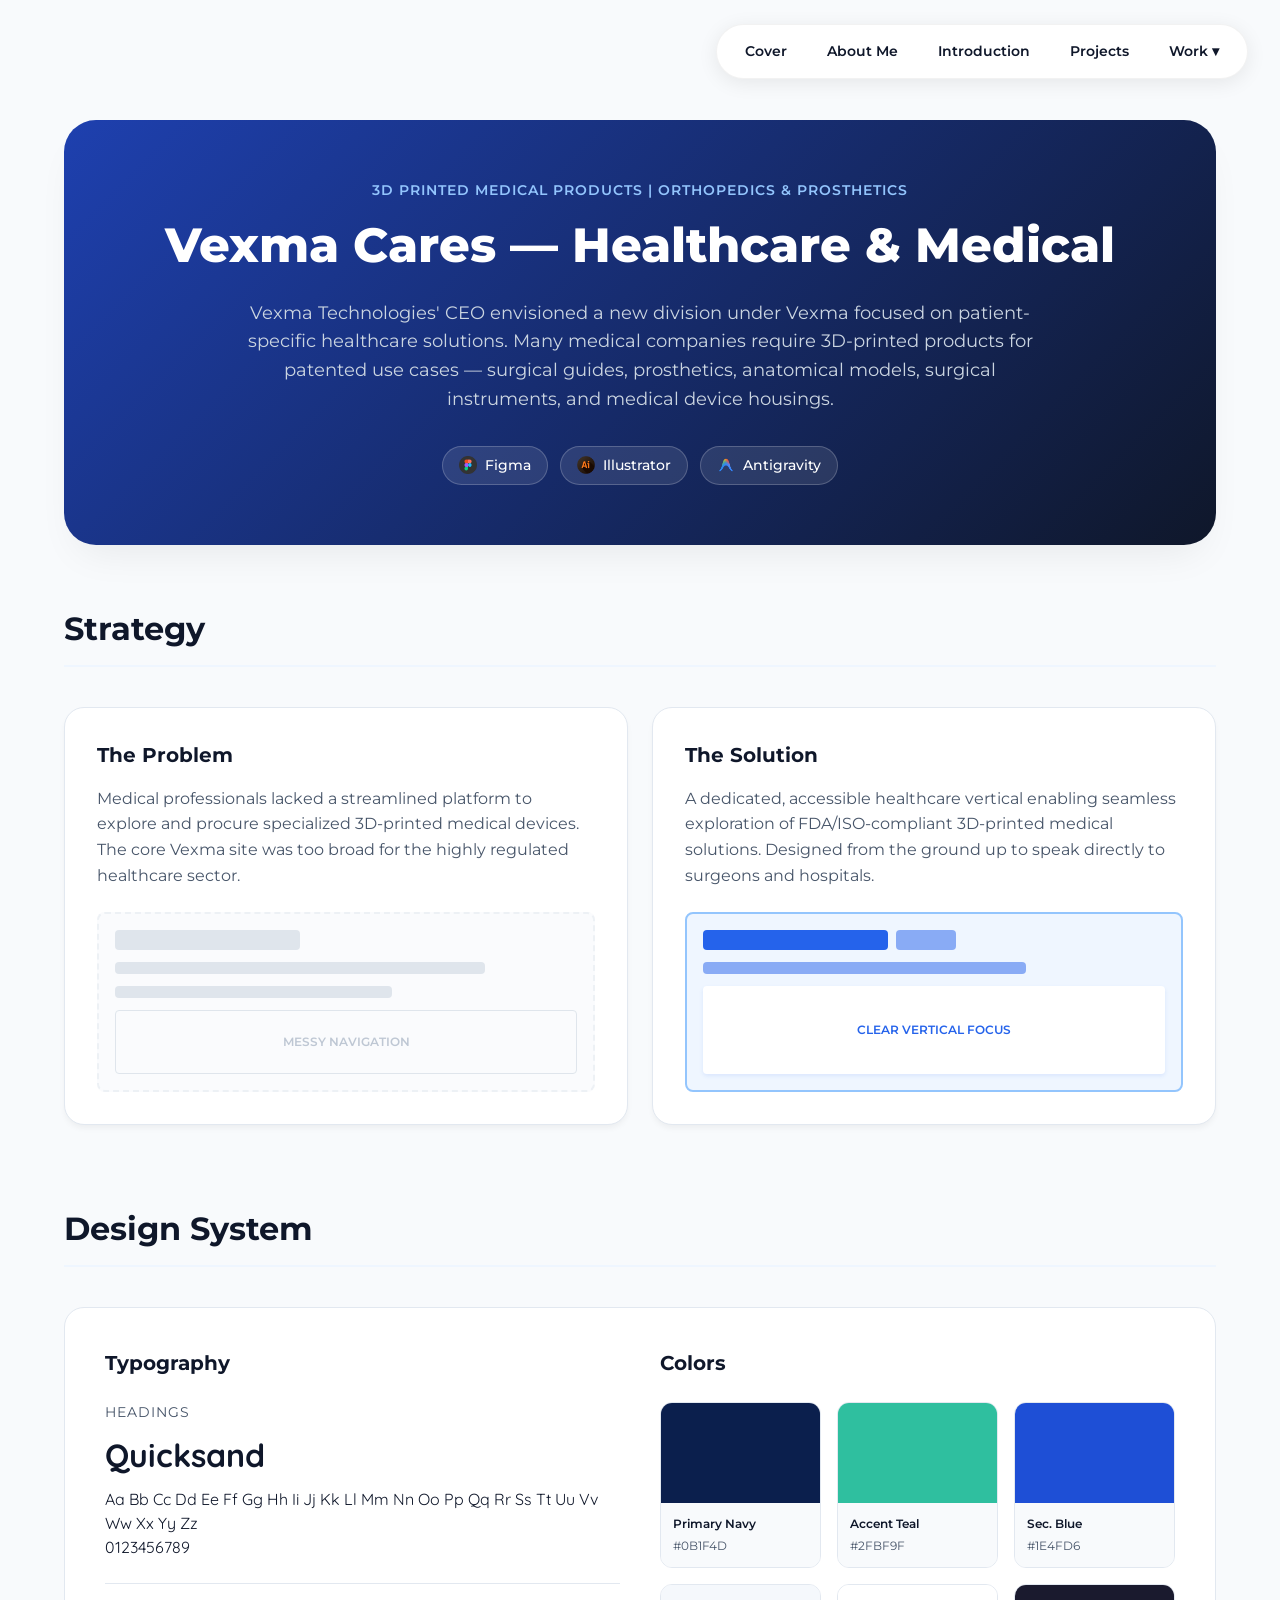
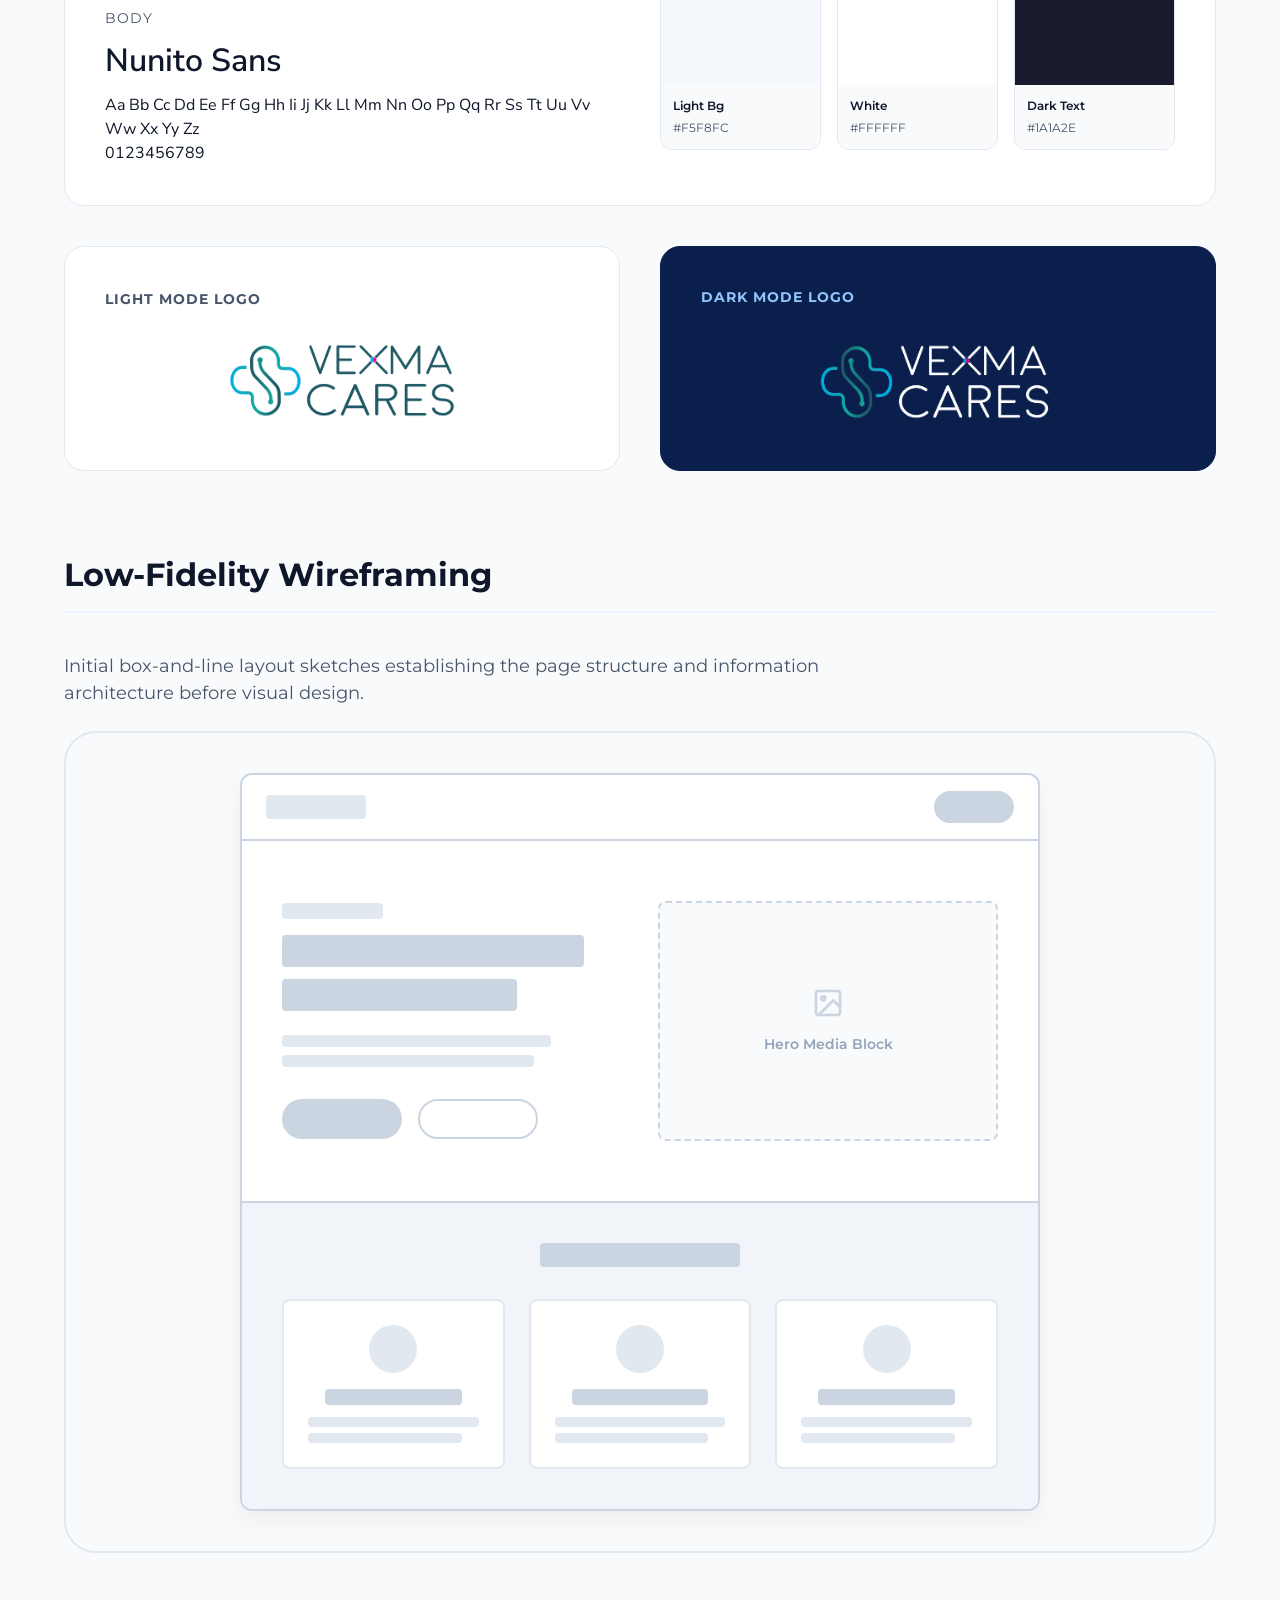
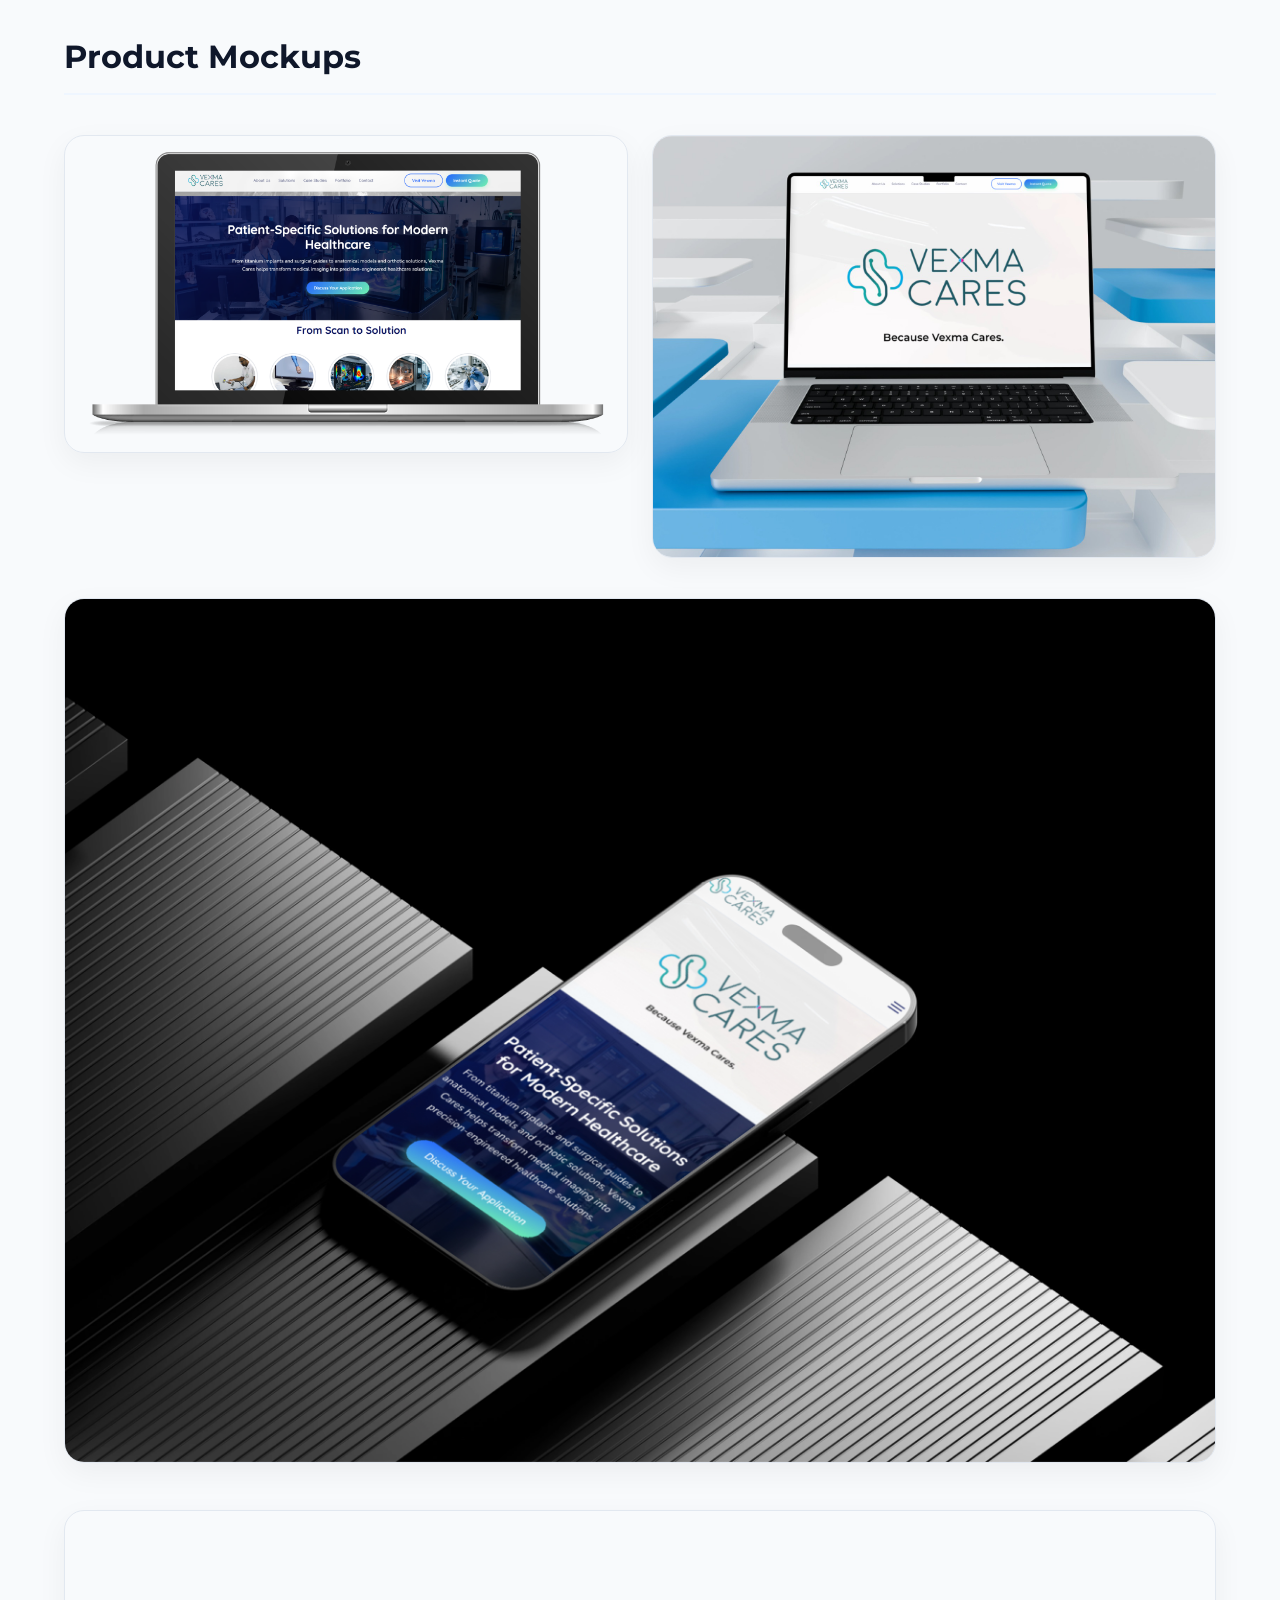
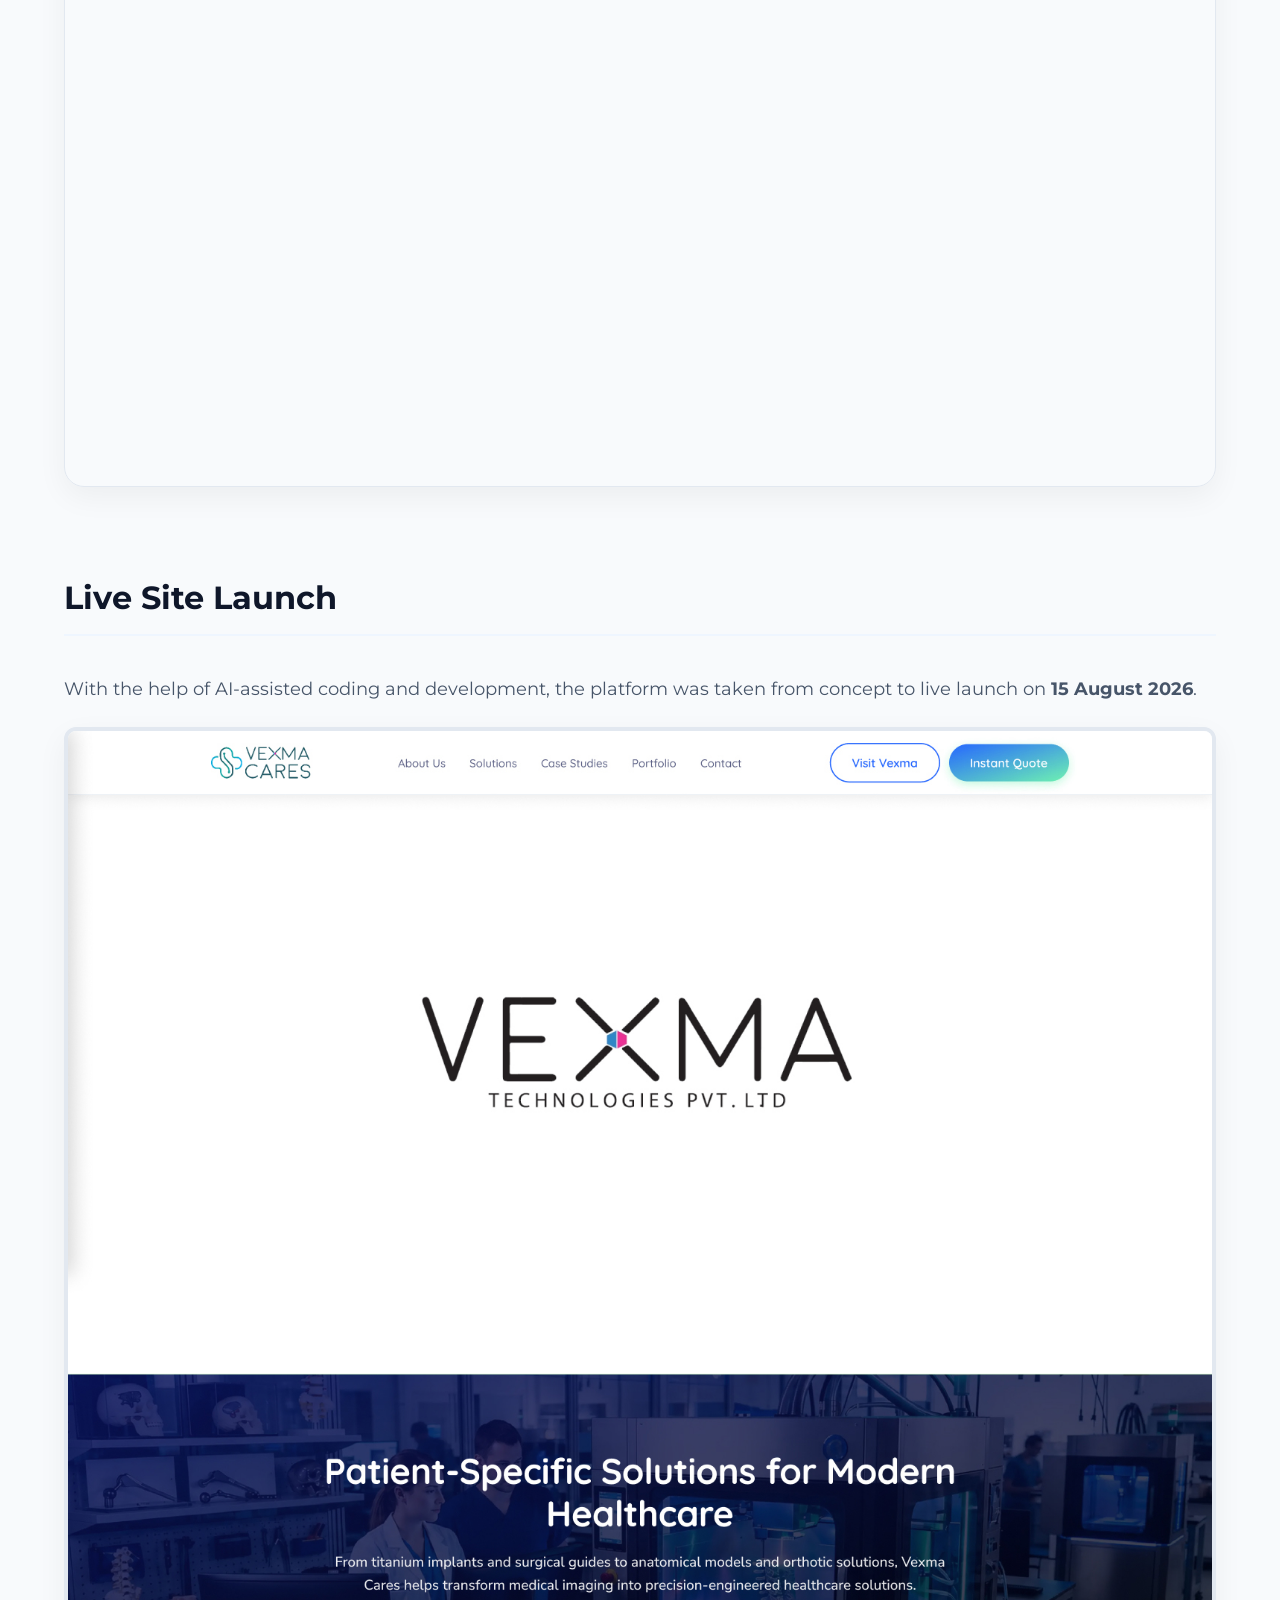
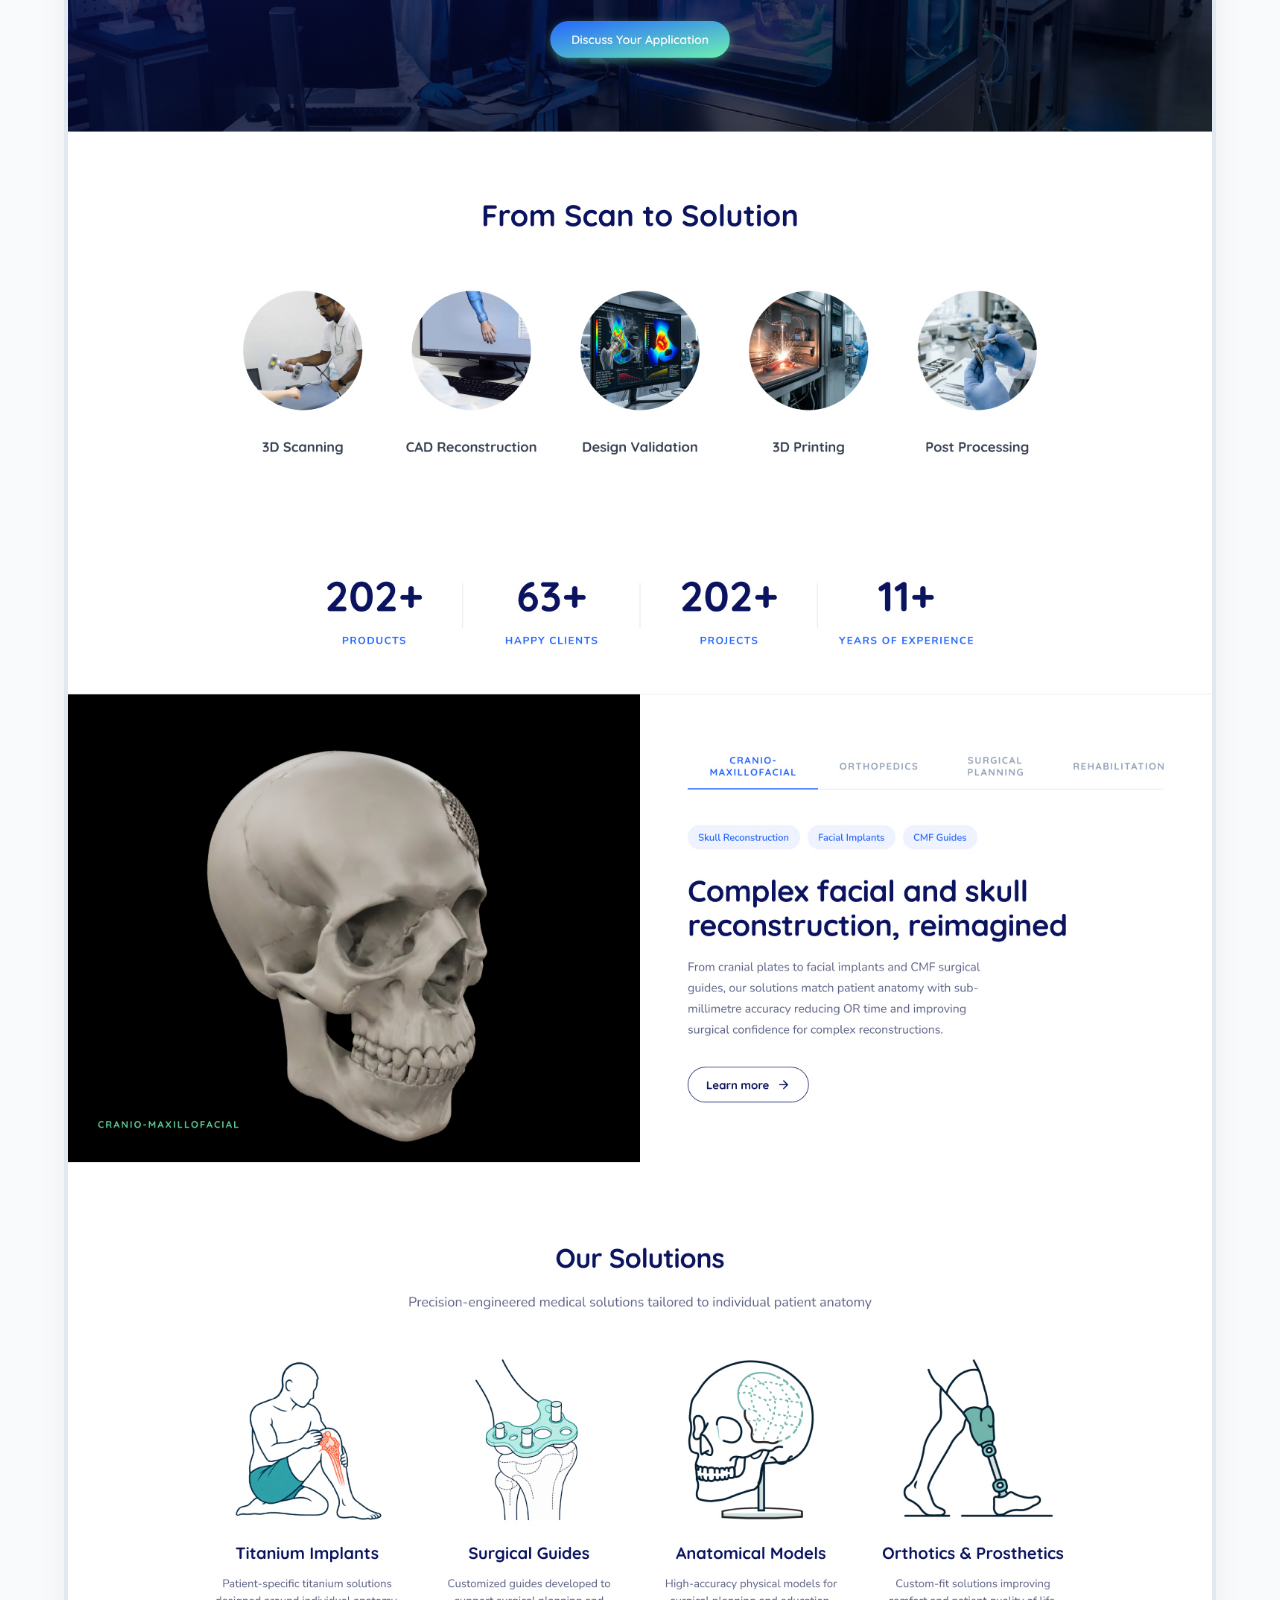
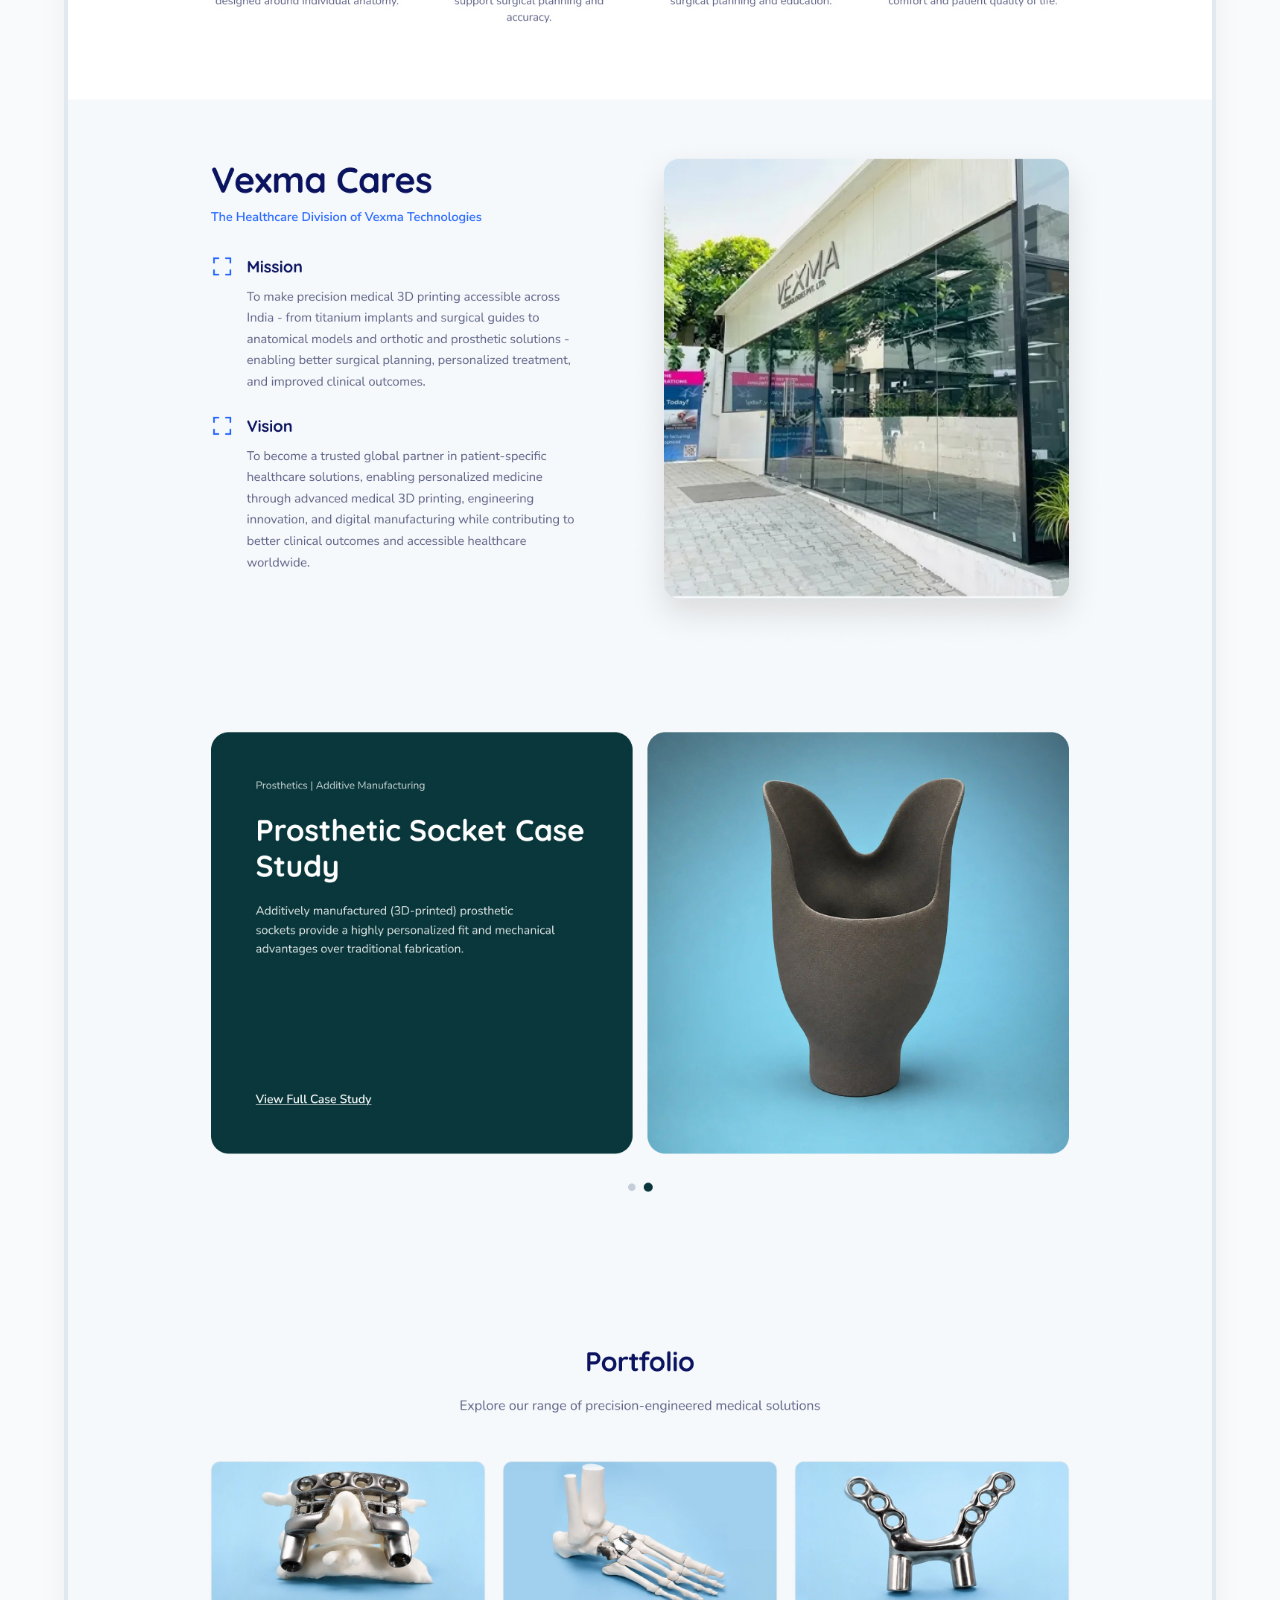
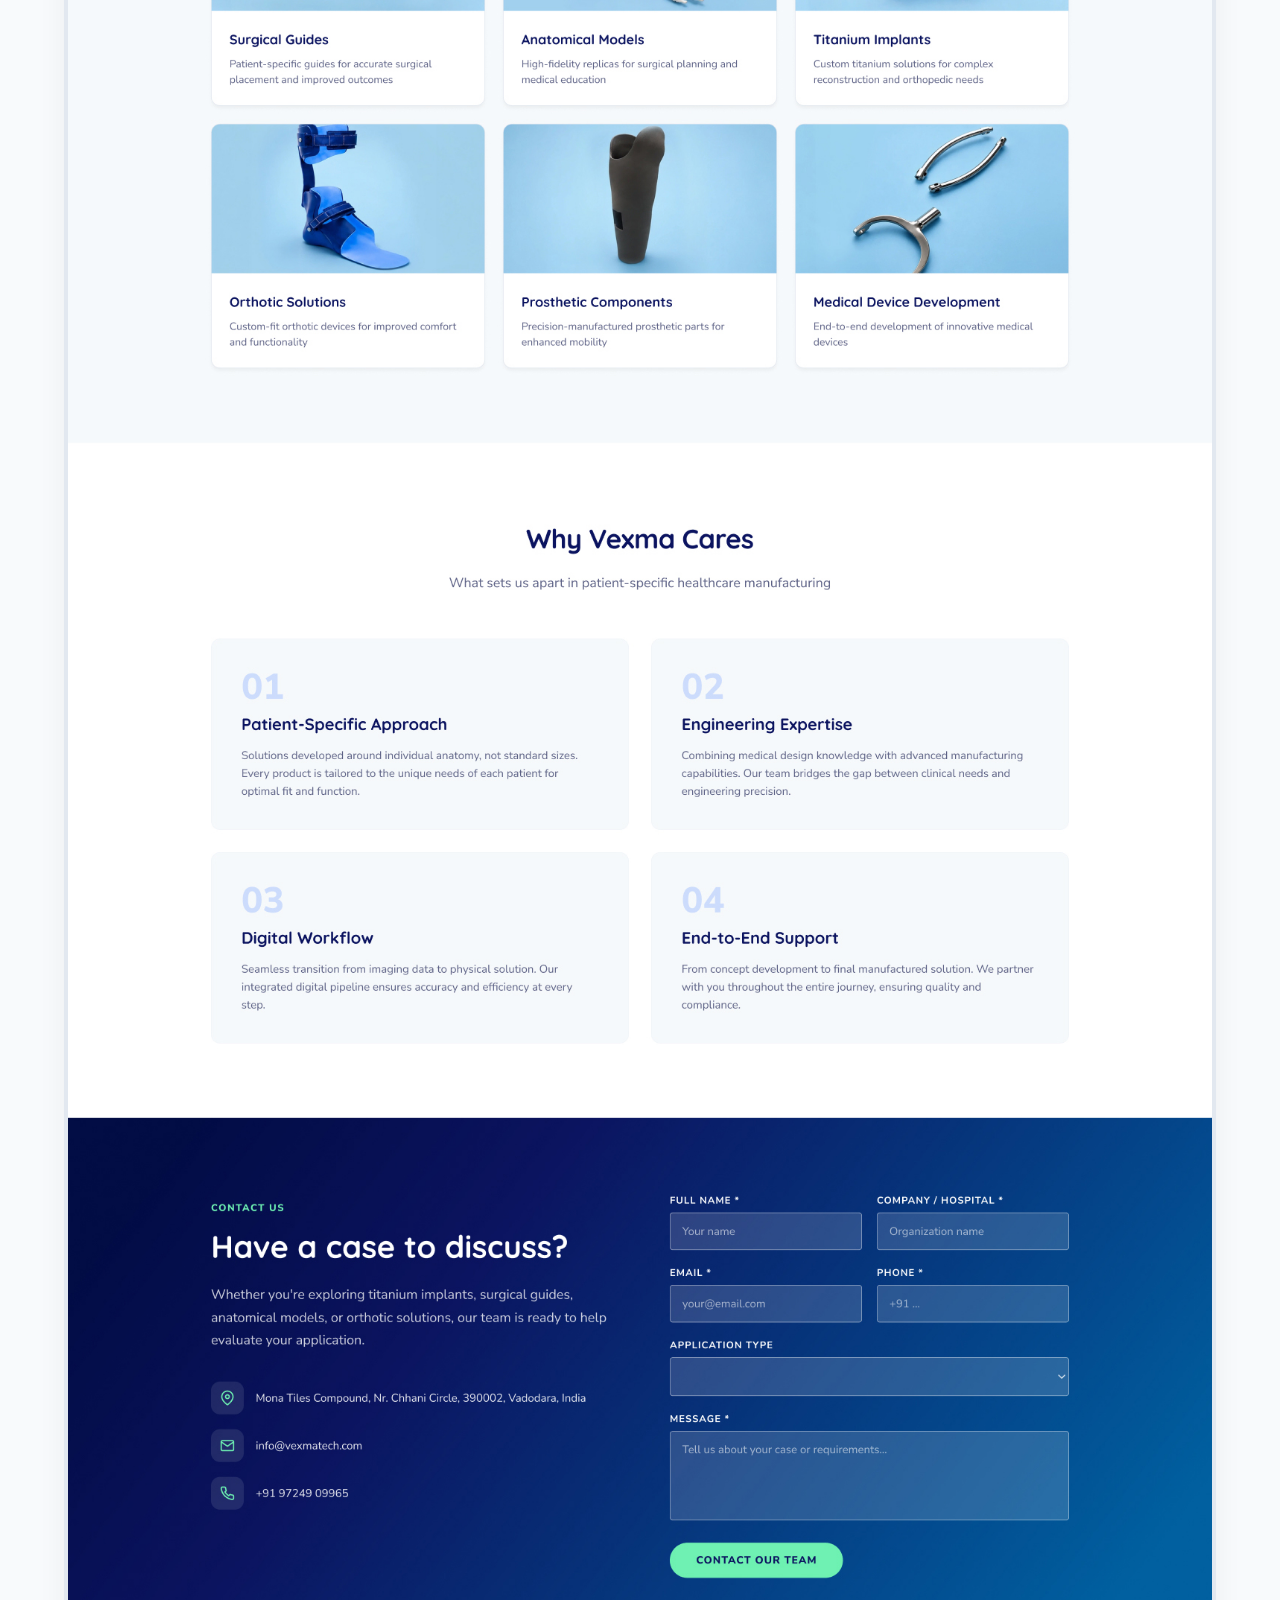
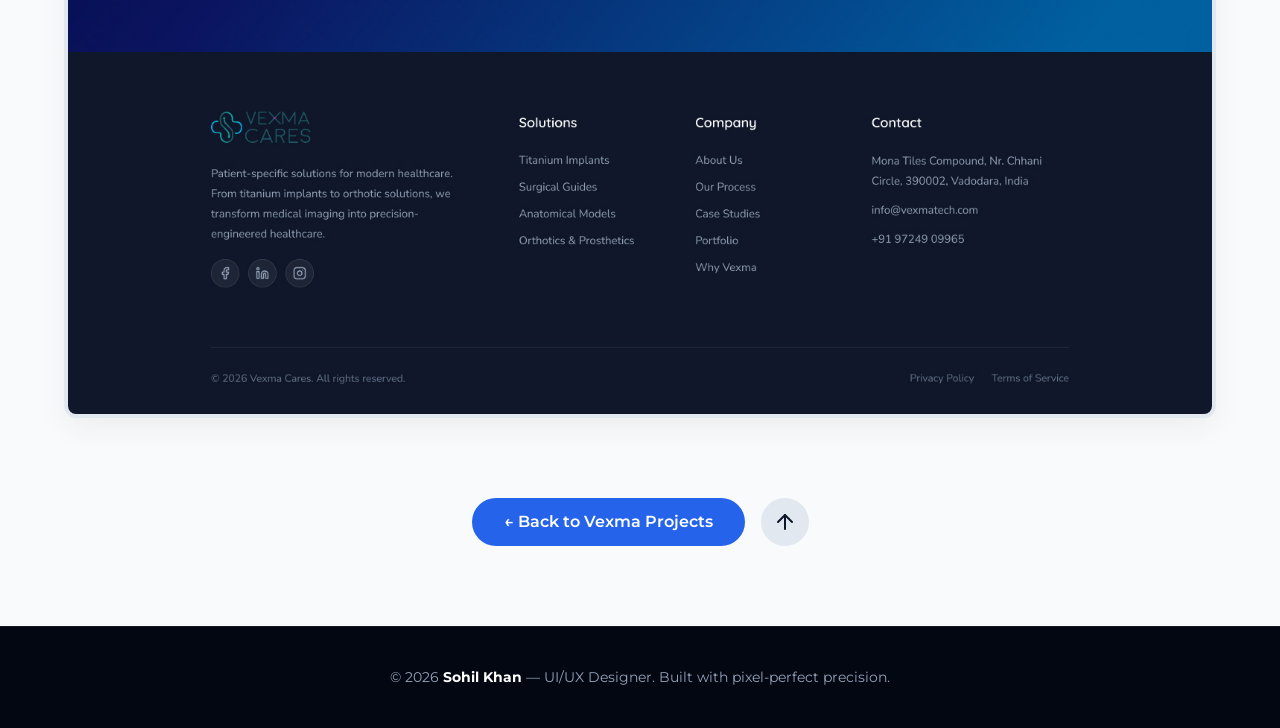
<file: vexma-cares-case-study.html>
<!DOCTYPE html>
<html lang="en">
<head>
  <meta charset="UTF-8" />
  <meta name="viewport" content="width=device-width, initial-scale=1.0" />
  <title>Vexma Cares Case Study — Healthcare & Medical</title>
  <meta name="description" content="Case Study for Vexma Cares, a dedicated healthcare vertical." />
  <link rel="preconnect" href="https://fonts.googleapis.com">
  <link rel="preconnect" href="https://fonts.gstatic.com" crossorigin>
  <link href="https://fonts.googleapis.com/css2?family=Montserrat:wght@400;500;600;700;800&family=Outfit:wght@400;500;600;700;800&family=Plus+Jakarta+Sans:wght@400;500;600;700;800&family=Nunito+Sans:wght@400;600;700&family=Quicksand:wght@400;600;700&display=swap" rel="stylesheet">
  <link rel="stylesheet" href="assets/css/style.css" />
  <style>
    /* Case Study Specific Overrides */
    .cs-container {
      max-width: 1200px;
      margin: 0 auto;
      padding: 120px 24px 80px;
    }
    .cs-header {
      text-align: center;
      margin-bottom: 60px;
      background: linear-gradient(135deg, #1e40af 0%, #0f172a 100%);
      padding: 60px 40px;
      border-radius: var(--radius-lg);
      color: #ffffff;
      box-shadow: var(--shadow-soft);
    }
    .cs-tags {
      font-size: 14px;
      font-weight: 600;
      color: #93C5FD;
      text-transform: uppercase;
      letter-spacing: 1px;
      margin-bottom: 16px;
    }
    .cs-title {
      font-size: 48px;
      font-weight: 800;
      color: #ffffff;
      margin-bottom: 24px;
      line-height: 1.2;
      font-family: 'Montserrat', sans-serif;
    }
    .cs-intro {
      font-size: 18px;
      color: #cbd5e1;
      max-width: 800px;
      margin: 0 auto;
      line-height: 1.6;
    }
    
    .cs-section {
      margin-bottom: 80px;
    }
    .cs-section-title {
      font-size: 32px;
      font-weight: 700;
      color: var(--text-dark);
      margin-bottom: 40px;
      border-bottom: 2px solid var(--blue-light);
      padding-bottom: 12px;
      font-family: 'Montserrat', sans-serif;
    }
    
    /* Research Cards */
    .research-grid {
      display: grid;
      grid-template-columns: 1fr 1fr;
      gap: 24px;
    }
    .research-card {
      background: #ffffff;
      border: 1px solid #e2e8f0;
      border-radius: var(--radius-md);
      padding: 32px;
      box-shadow: 0 4px 6px -1px rgba(0,0,0,0.05);
    }
    .research-card h4 {
      font-size: 20px;
      font-weight: 700;
      margin-bottom: 16px;
      color: var(--text-dark);
      font-family: 'Montserrat', sans-serif;
    }
    .research-card p {
      color: var(--text-muted);
      font-size: 16px;
      line-height: 1.6;
      margin-bottom: 24px;
    }

    /* Final Mockups */
    .mockup-showcase {
      display: flex;
      flex-direction: column;
      gap: 40px;
    }
    .mockup-grid {
      display: grid;
      grid-template-columns: 1fr 1fr;
      gap: 24px;
    }
    .mockup-img {
      width: 100%;
      border-radius: var(--radius-md);
      box-shadow: 0 10px 30px rgba(0,0,0,0.05);
      border: 1px solid #e2e8f0;
    }
    .mockup-video {
      width: 100%;
      border-radius: var(--radius-md);
      box-shadow: 0 10px 30px rgba(0,0,0,0.05);
      border: 1px solid #e2e8f0;
    }

    @media (max-width: 768px) {
      .research-grid, .mockup-grid {
        grid-template-columns: 1fr;
      }
      .cs-header {
        padding: 40px 20px;
      }
      .cs-title {
        font-size: 36px;
      }
    }
  </style>
</head>
<body>
  <!-- TOP NAVIGATION BETWEEN SECTIONS -->
  <nav class="top-nav" aria-label="Quick Navigation">
    <a href="index.html#cover">Cover</a>
    <a href="index.html#about-me">About Me</a>
    <a href="index.html#introduction">Introduction</a>
    <a href="index.html#projects">Projects</a>
    <div class="nav-dropdown">
      <a href="index.html#work" class="dropdown-toggle" style="cursor: default;">Work ▾</a>
      <div class="dropdown-menu">
        <a href="vexma.html">Vexma Technologies</a>
        <a href="paradise.html">Paradise Technology</a>
        <a href="amora.html">Amora Studio</a>
      </div>
    </div>
  </nav>

  <div class="cs-container">
    
    <div class="cs-header">
      <div class="cs-tags">3D Printed Medical Products | Orthopedics & Prosthetics</div>
      <h1 class="cs-title">Vexma Cares &mdash; Healthcare & Medical</h1>
      <p class="cs-intro">Vexma Technologies' CEO envisioned a new division under Vexma focused on patient-specific healthcare solutions. Many medical companies require 3D-printed products for patented use cases &mdash; surgical guides, prosthetics, anatomical models, surgical instruments, and medical device housings.</p>
      
      <!-- Tools Used Box -->
      <div style="display: flex; flex-wrap: wrap; justify-content: center; gap: 12px; margin-top: 32px;">
        <span style="background: rgba(255,255,255,0.1); border: 1px solid rgba(255,255,255,0.2); color: #fff; padding: 8px 16px; border-radius: 50px; font-size: 14px; font-weight: 500; display: flex; align-items: center; gap: 8px;">
          <img src="assets/icons/figma_logo_icon_147289.png" alt="Figma" style="width: 18px; height: 18px;" onerror="this.src='assets/images/figma.svg';" /> Figma
        </span>
        <span style="background: rgba(255,255,255,0.1); border: 1px solid rgba(255,255,255,0.2); color: #fff; padding: 8px 16px; border-radius: 50px; font-size: 14px; font-weight: 500; display: flex; align-items: center; gap: 8px;">
          <img src="assets/icons/adobeillustratoricon_84157.png" alt="Illustrator" style="width: 18px; height: 18px;" onerror="this.src='assets/images/illustrator.svg';" /> Illustrator
        </span>
        <span style="background: rgba(255,255,255,0.1); border: 1px solid rgba(255,255,255,0.2); color: #fff; padding: 8px 16px; border-radius: 50px; font-size: 14px; font-weight: 500; display: flex; align-items: center; gap: 8px;">
          <img src="assets/icons/Google-Antigravity-Icon-Full-Color.png" alt="Antigravity" style="width: 18px; height: 18px;" /> Antigravity
        </span>
      </div>
    </div>

    <!-- Strategy / Problem Solution -->
    <section class="cs-section">
      <h2 class="cs-section-title">Strategy</h2>
      <div class="research-grid">
        <div class="research-card">
          <h4>The Problem</h4>
          <p>Medical professionals lacked a streamlined platform to explore and procure specialized 3D-printed medical devices. The core Vexma site was too broad for the highly regulated healthcare sector.</p>
          <div style="margin-top: 24px; padding: 16px; border: 2px dashed #e2e8f0; border-radius: 8px; background: #f8fafc; height: 180px; display: flex; flex-direction: column; gap: 12px; opacity: 0.6;">
            <div style="height: 20px; width: 40%; background: #cbd5e1; border-radius: 4px;"></div>
            <div style="height: 12px; width: 80%; background: #cbd5e1; border-radius: 4px;"></div>
            <div style="height: 12px; width: 60%; background: #cbd5e1; border-radius: 4px;"></div>
            <div style="flex: 1; border: 1px solid #cbd5e1; border-radius: 4px; display: flex; align-items: center; justify-content: center; color: #94a3b8; font-size: 12px; font-weight: 600; text-transform: uppercase;">Messy Navigation</div>
          </div>
        </div>
        <div class="research-card">
          <h4>The Solution</h4>
          <p>A dedicated, accessible healthcare vertical enabling seamless exploration of FDA/ISO-compliant 3D-printed medical solutions. Designed from the ground up to speak directly to surgeons and hospitals.</p>
          <div style="margin-top: 24px; padding: 16px; border: 2px solid var(--blue-border); border-radius: 8px; background: var(--blue-light); height: 180px; display: flex; flex-direction: column; gap: 12px;">
            <div style="display: flex; gap: 8px;">
              <div style="height: 20px; width: 40%; background: var(--blue-primary); border-radius: 4px;"></div>
              <div style="height: 20px; width: 60px; background: var(--blue-primary); opacity: 0.5; border-radius: 4px;"></div>
            </div>
            <div style="height: 12px; width: 70%; background: var(--blue-primary); opacity: 0.5; border-radius: 4px;"></div>
            <div style="flex: 1; background: #ffffff; border-radius: 4px; display: flex; align-items: center; justify-content: center; color: var(--blue-primary); font-size: 12px; font-weight: 600; text-transform: uppercase; box-shadow: 0 2px 4px rgba(37,99,235,0.1);">Clear Vertical Focus</div>
          </div>
        </div>
      </div>
    </section>

    <!-- Design System -->
    <section class="cs-section">
      <h2 class="cs-section-title">Design System</h2>
      
      <div style="display: grid; grid-template-columns: 1fr 1fr; gap: 40px; background: #ffffff; padding: 40px; border-radius: var(--radius-md); border: 1px solid #e2e8f0; margin-bottom: 40px;">
        <!-- Typography -->
        <div>
          <h3 style="font-size: 20px; font-weight: 700; color: var(--text-dark); margin-bottom: 24px; font-family: 'Montserrat', sans-serif;">Typography</h3>
          <div style="margin-bottom: 24px; padding-bottom: 24px; border-bottom: 1px solid #e2e8f0;">
            <div style="font-size: 14px; color: var(--text-muted); text-transform: uppercase; letter-spacing: 1px; margin-bottom: 8px;">Headings</div>
            <div style="font-size: 32px; font-family: 'Quicksand', sans-serif; font-weight: 700; color: var(--text-dark);">Quicksand</div>
            <div style="font-size: 16px; font-family: 'Quicksand', sans-serif; color: var(--text-dark); margin-top: 8px; line-height: 1.5;">Aa Bb Cc Dd Ee Ff Gg Hh Ii Jj Kk Ll Mm Nn Oo Pp Qq Rr Ss Tt Uu Vv Ww Xx Yy Zz<br/>0123456789</div>
          </div>
          <div>
            <div style="font-size: 14px; color: var(--text-muted); text-transform: uppercase; letter-spacing: 1px; margin-bottom: 8px;">Body</div>
            <div style="font-size: 32px; font-family: 'Nunito Sans', sans-serif; font-weight: 600; color: var(--text-dark);">Nunito Sans</div>
            <div style="font-size: 16px; font-family: 'Nunito Sans', sans-serif; color: var(--text-dark); margin-top: 8px; line-height: 1.5;">Aa Bb Cc Dd Ee Ff Gg Hh Ii Jj Kk Ll Mm Nn Oo Pp Qq Rr Ss Tt Uu Vv Ww Xx Yy Zz<br/>0123456789</div>
          </div>
        </div>
        
        <!-- Colors -->
        <div>
          <h3 style="font-size: 20px; font-weight: 700; color: var(--text-dark); margin-bottom: 24px; font-family: 'Montserrat', sans-serif;">Colors</h3>
          <div style="display: grid; grid-template-columns: repeat(auto-fill, minmax(120px, 1fr)); gap: 16px;">
            <div style="border-radius: 12px; overflow: hidden; border: 1px solid #e2e8f0;">
              <div style="height: 100px; background: #0B1F4D;"></div>
              <div style="padding: 12px; background: #f8fafc;">
                <div style="font-size: 12px; font-weight: 600; color: var(--text-dark); margin-bottom: 4px;">Primary Navy</div>
                <div style="font-size: 12px; color: var(--text-muted);">#0B1F4D</div>
              </div>
            </div>
            
            <div style="border-radius: 12px; overflow: hidden; border: 1px solid #e2e8f0;">
              <div style="height: 100px; background: #2FBF9F;"></div>
              <div style="padding: 12px; background: #f8fafc;">
                <div style="font-size: 12px; font-weight: 600; color: var(--text-dark); margin-bottom: 4px;">Accent Teal</div>
                <div style="font-size: 12px; color: var(--text-muted);">#2FBF9F</div>
              </div>
            </div>

            <div style="border-radius: 12px; overflow: hidden; border: 1px solid #e2e8f0;">
              <div style="height: 100px; background: #1E4FD6;"></div>
              <div style="padding: 12px; background: #f8fafc;">
                <div style="font-size: 12px; font-weight: 600; color: var(--text-dark); margin-bottom: 4px;">Sec. Blue</div>
                <div style="font-size: 12px; color: var(--text-muted);">#1E4FD6</div>
              </div>
            </div>

            <div style="border-radius: 12px; overflow: hidden; border: 1px solid #e2e8f0;">
              <div style="height: 100px; background: #F5F8FC;"></div>
              <div style="padding: 12px; background: #f8fafc;">
                <div style="font-size: 12px; font-weight: 600; color: var(--text-dark); margin-bottom: 4px;">Light Bg</div>
                <div style="font-size: 12px; color: var(--text-muted);">#F5F8FC</div>
              </div>
            </div>

            <div style="border-radius: 12px; overflow: hidden; border: 1px solid #e2e8f0;">
              <div style="height: 100px; background: #FFFFFF;"></div>
              <div style="padding: 12px; background: #f8fafc;">
                <div style="font-size: 12px; font-weight: 600; color: var(--text-dark); margin-bottom: 4px;">White</div>
                <div style="font-size: 12px; color: var(--text-muted);">#FFFFFF</div>
              </div>
            </div>

            <div style="border-radius: 12px; overflow: hidden; border: 1px solid #e2e8f0;">
              <div style="height: 100px; background: #1A1A2E;"></div>
              <div style="padding: 12px; background: #f8fafc;">
                <div style="font-size: 12px; font-weight: 600; color: var(--text-dark); margin-bottom: 4px;">Dark Text</div>
                <div style="font-size: 12px; color: var(--text-muted);">#1A1A2E</div>
              </div>
            </div>
          </div>
        </div>
      </div>
      
      <!-- Logos -->
      <div style="display: grid; grid-template-columns: 1fr 1fr; gap: 40px;">
        <div style="background: #ffffff; padding: 40px; border-radius: var(--radius-md); border: 1px solid #e2e8f0; display: flex; flex-direction: column; align-items: center; justify-content: center; min-height: 200px;">
          <h4 style="font-size: 14px; color: var(--text-muted); text-transform: uppercase; letter-spacing: 1px; margin-bottom: 24px; align-self: flex-start;">Light Mode Logo</h4>
          <img src="assets/vexma/project/vexmacare/logo/Logo Care Vexma-01 (1).png" alt="Vexma Cares Light Logo" style="max-width: 250px; width: 100%; height: auto; object-fit: contain;" />
        </div>
        <div style="background: #0B1F4D; padding: 40px; border-radius: var(--radius-md); border: 1px solid #0B1F4D; display: flex; flex-direction: column; align-items: center; justify-content: center; min-height: 200px;">
          <h4 style="font-size: 14px; color: #93C5FD; text-transform: uppercase; letter-spacing: 1px; margin-bottom: 24px; align-self: flex-start;">Dark Mode Logo</h4>
          <img src="assets/vexma/project/vexmacare/logo/Logo Care Vexma-02 (1).png" alt="Vexma Cares Dark Logo" style="max-width: 250px; width: 100%; height: auto; object-fit: contain;" />
        </div>
      </div>
    </section>

    <!-- Low-Fidelity Wireframes -->
    <section class="cs-section">
      <h2 class="cs-section-title">Low-Fidelity Wireframing</h2>
      <p style="font-size: 18px; color: var(--text-muted); margin-bottom: 24px; max-width: 800px;">Initial box-and-line layout sketches establishing the page structure and information architecture before visual design.</p>
      
      <div style="background: #f8fafc; border: 2px solid #e2e8f0; border-radius: var(--radius-lg); padding: 40px; display: flex; justify-content: center; align-items: flex-start; gap: 40px; flex-wrap: wrap;">
        <!-- Wireframe: Desktop -->
        <div style="width: 100%; max-width: 800px; background: #ffffff; border: 2px solid #cbd5e1; border-radius: 12px; overflow: hidden; box-shadow: 0 10px 25px rgba(0,0,0,0.05);">
          <!-- Wireframe Header -->
          <div style="border-bottom: 2px solid #cbd5e1; padding: 16px 24px; display: flex; justify-content: space-between; align-items: center;">
            <div style="width: 100px; height: 24px; background: #e2e8f0; border-radius: 4px;"></div> <!-- Logo -->
            <div style="display: flex; gap: 16px; align-items: center;">
              <div style="width: 48px; height: 12px; background: #e2e8f0; border-radius: 4px; display: none; @media (min-width: 640px) { display: block; }"></div>
              <div style="width: 48px; height: 12px; background: #e2e8f0; border-radius: 4px; display: none; @media (min-width: 640px) { display: block; }"></div>
              <div style="width: 48px; height: 12px; background: #e2e8f0; border-radius: 4px; display: none; @media (min-width: 640px) { display: block; }"></div>
              <div style="width: 80px; height: 32px; background: #cbd5e1; border-radius: 16px;"></div> <!-- CTA Button -->
            </div>
          </div>
          
          <!-- Wireframe Hero Content -->
          <div style="padding: 60px 40px; display: flex; flex-wrap: wrap; gap: 40px; align-items: center; border-bottom: 2px solid #cbd5e1;">
            <div style="flex: 1; min-width: 250px;">
              <div style="width: 30%; height: 16px; background: #e2e8f0; border-radius: 4px; margin-bottom: 16px;"></div> <!-- Tag -->
              <div style="width: 90%; height: 32px; background: #cbd5e1; border-radius: 4px; margin-bottom: 12px;"></div> <!-- Headline -->
              <div style="width: 70%; height: 32px; background: #cbd5e1; border-radius: 4px; margin-bottom: 24px;"></div> <!-- Headline line 2 -->
              
              <div style="width: 80%; height: 12px; background: #e2e8f0; border-radius: 4px; margin-bottom: 8px;"></div> <!-- Body text -->
              <div style="width: 75%; height: 12px; background: #e2e8f0; border-radius: 4px; margin-bottom: 32px;"></div> <!-- Body text -->
              
              <div style="display: flex; gap: 16px;">
                <div style="width: 120px; height: 40px; background: #cbd5e1; border-radius: 20px;"></div> <!-- Button 1 -->
                <div style="width: 120px; height: 40px; border: 2px solid #cbd5e1; border-radius: 20px;"></div> <!-- Button 2 -->
              </div>
            </div>
            
            <div style="flex: 1; min-width: 250px; min-height: 240px; border: 2px dashed #cbd5e1; border-radius: 8px; display: flex; align-items: center; justify-content: center; background: #f8fafc;">
              <div style="text-align: center;">
                <svg width="32" height="32" viewBox="0 0 24 24" fill="none" stroke="#cbd5e1" stroke-width="2" stroke-linecap="round" stroke-linejoin="round" style="margin-bottom: 8px;"><rect x="3" y="3" width="18" height="18" rx="2" ry="2"></rect><circle cx="8.5" cy="8.5" r="1.5"></circle><polyline points="21 15 16 10 5 21"></polyline></svg>
                <div style="color: #94a3b8; font-size: 14px; font-weight: 600;">Hero Media Block</div>
              </div>
            </div>
          </div>
          
          <!-- Wireframe Features Section -->
          <div style="padding: 40px; background: #f1f5f9;">
            <div style="width: 200px; height: 24px; background: #cbd5e1; border-radius: 4px; margin: 0 auto 32px;"></div> <!-- Section Title -->
            <div style="display: grid; grid-template-columns: repeat(auto-fit, minmax(150px, 1fr)); gap: 24px;">
              <div style="background: #ffffff; padding: 24px; border-radius: 8px; border: 2px solid #e2e8f0; text-align: center;">
                <div style="width: 48px; height: 48px; background: #e2e8f0; border-radius: 50%; margin: 0 auto 16px;"></div> <!-- Icon -->
                <div style="width: 80%; height: 16px; background: #cbd5e1; border-radius: 4px; margin: 0 auto 12px;"></div> <!-- Title -->
                <div style="width: 100%; height: 10px; background: #e2e8f0; border-radius: 4px; margin-bottom: 6px;"></div> <!-- Desc -->
                <div style="width: 90%; height: 10px; background: #e2e8f0; border-radius: 4px;"></div>
              </div>
              <div style="background: #ffffff; padding: 24px; border-radius: 8px; border: 2px solid #e2e8f0; text-align: center;">
                <div style="width: 48px; height: 48px; background: #e2e8f0; border-radius: 50%; margin: 0 auto 16px;"></div> <!-- Icon -->
                <div style="width: 80%; height: 16px; background: #cbd5e1; border-radius: 4px; margin: 0 auto 12px;"></div> <!-- Title -->
                <div style="width: 100%; height: 10px; background: #e2e8f0; border-radius: 4px; margin-bottom: 6px;"></div> <!-- Desc -->
                <div style="width: 90%; height: 10px; background: #e2e8f0; border-radius: 4px;"></div>
              </div>
              <div style="background: #ffffff; padding: 24px; border-radius: 8px; border: 2px solid #e2e8f0; text-align: center;">
                <div style="width: 48px; height: 48px; background: #e2e8f0; border-radius: 50%; margin: 0 auto 16px;"></div> <!-- Icon -->
                <div style="width: 80%; height: 16px; background: #cbd5e1; border-radius: 4px; margin: 0 auto 12px;"></div> <!-- Title -->
                <div style="width: 100%; height: 10px; background: #e2e8f0; border-radius: 4px; margin-bottom: 6px;"></div> <!-- Desc -->
                <div style="width: 90%; height: 10px; background: #e2e8f0; border-radius: 4px;"></div>
              </div>
            </div>
          </div>
        </div>
      </div>
    </section>

    <!-- Mockups Section -->
    <section class="cs-section">
      <h2 class="cs-section-title">Product Mockups</h2>
      <div class="mockup-grid">
        <img src="assets/vexma/project/vexmacare/mocups/PC.png" alt="Vexma Cares Desktop Preview" class="mockup-img" />
        <img src="assets/vexma/project/vexmacare/mocups/PC2.jpeg" alt="Vexma Cares Desktop Setup" class="mockup-img" />
      </div>
      <div style="margin-top: 40px;">
        <img src="assets/vexma/project/vexmacare/mocups/Mockup 8.jpg" alt="Vexma Cares Component Preview" class="mockup-img" />
      </div>
      <div style="margin-top: 40px;">
        <video src="assets/vexma/project/vexmacare/herosectionvideo.mp4" autoplay loop muted playsinline class="mockup-video"></video>
      </div>
    </section>

    <!-- Final Live Site -->
    <section class="cs-section">
      <h2 class="cs-section-title">Live Site Launch</h2>
      <p style="font-size: 18px; color: var(--text-muted); margin-bottom: 24px;">With the help of AI-assisted coding and development, the platform was taken from concept to live launch on <strong>15 August 2026</strong>.</p>
      <div class="mockup-showcase">
        <img src="assets/vexma/project/vexmacare/Medical 3D Printing Services _ Devices, Implants & Guides.jpg" alt="Final Live Site Screenshot" class="mockup-img" style="border: 4px solid #e2e8f0; border-radius: 12px;" />
      </div>
    </section>

    <!-- Navigation Back -->
    <div style="display: flex; justify-content: center; align-items: center; gap: 16px; margin-top: 60px;">
      <a href="vexma.html#vexma-healthcare" style="display: inline-flex; align-items: center; justify-content: center; height: 48px; padding: 0 32px; background: var(--blue-primary); color: #fff; text-decoration: none; border-radius: 50px; font-weight: 600; transition: all 0.2s ease;">&larr; Back to Vexma Projects</a>
      <button onclick="window.scrollTo({top: 0, behavior: 'smooth'});" style="display: inline-flex; align-items: center; justify-content: center; width: 48px; height: 48px; background: #e2e8f0; color: var(--text-dark); border: none; border-radius: 50%; cursor: pointer; transition: all 0.2s ease;" aria-label="Scroll to top" onmouseover="this.style.background='#cbd5e1';" onmouseout="this.style.background='#e2e8f0';">
        <svg width="24" height="24" viewBox="0 0 24 24" fill="none" stroke="currentColor" stroke-width="2" stroke-linecap="round" stroke-linejoin="round"><line x1="12" y1="19" x2="12" y2="5"></line><polyline points="5 12 12 5 19 12"></polyline></svg>
      </button>
    </div>

  </div>

  <footer class="portfolio-footer">
    <p>&copy; 2026 <strong>Sohil Khan</strong> &mdash; UI/UX Designer. Built with pixel-perfect precision.</p>
  </footer>

  <script src="assets/js/script.js"></script>
</body>
</html>
</file>
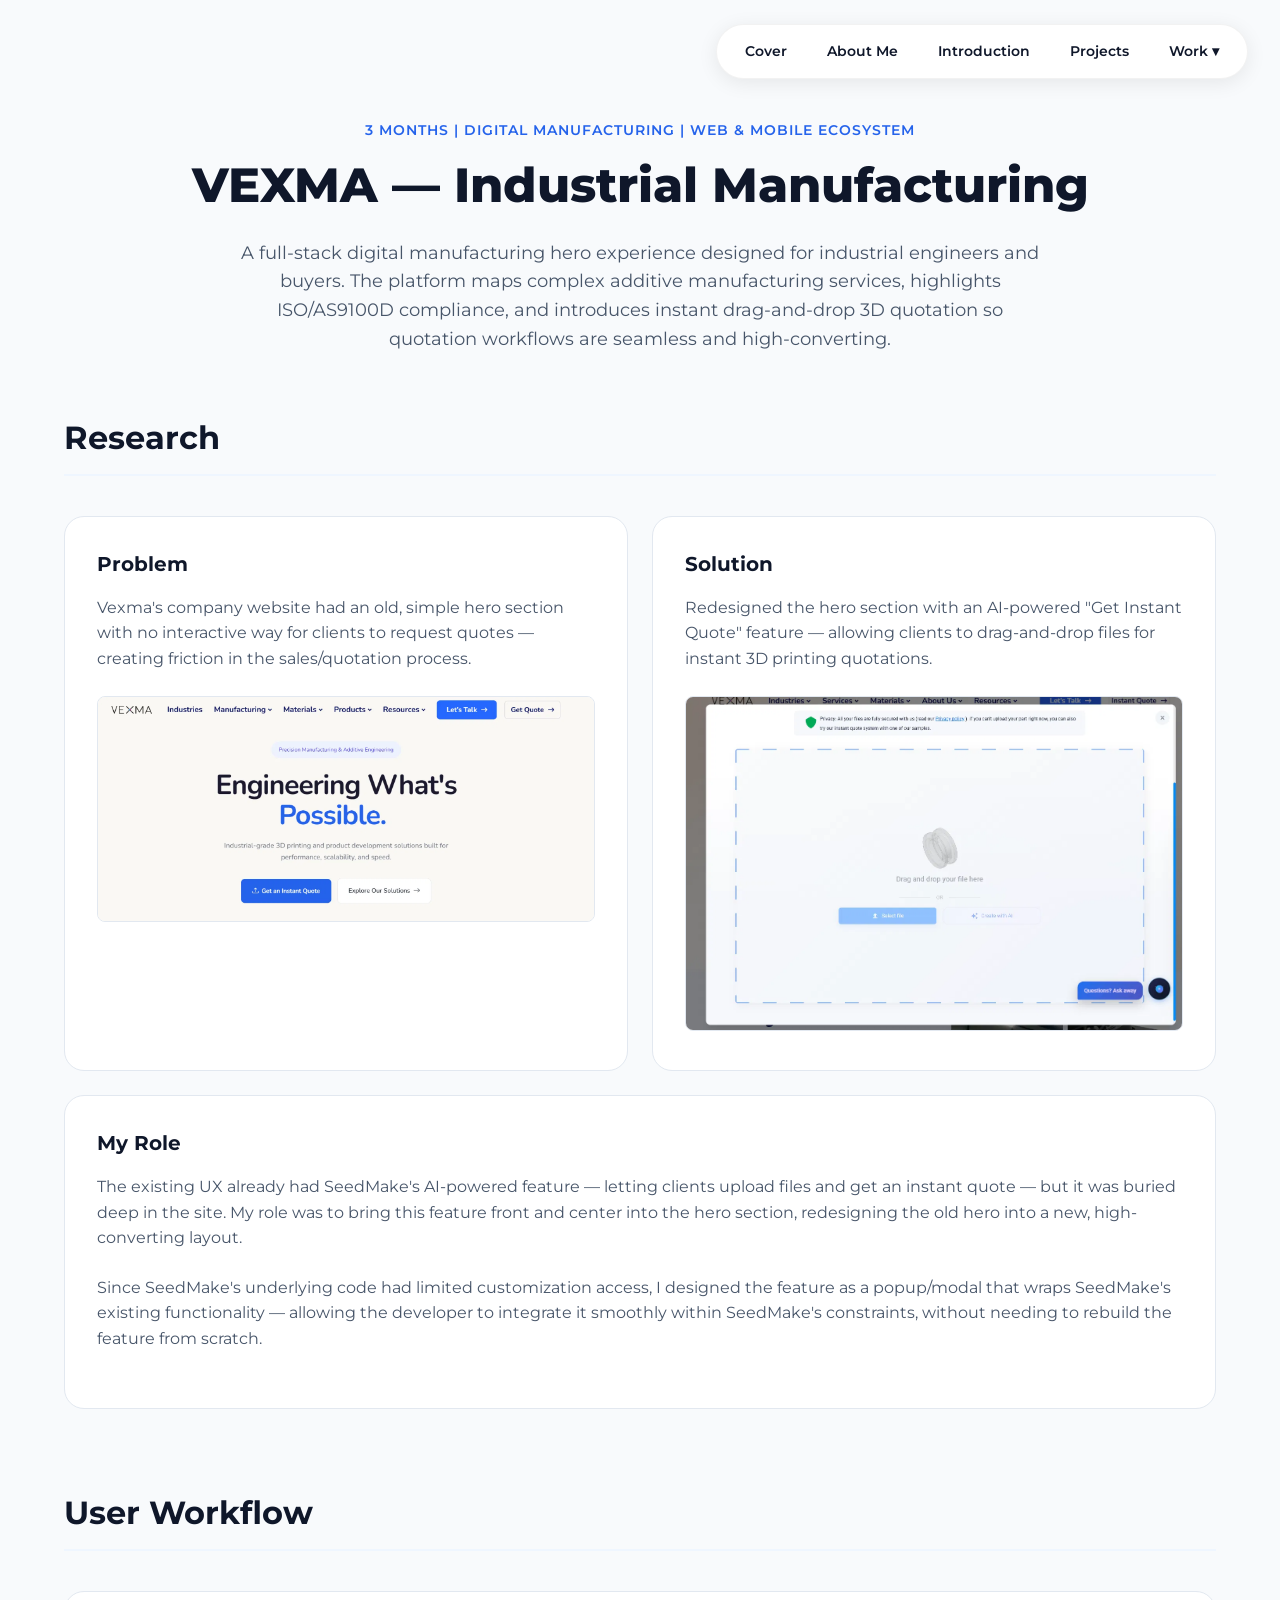
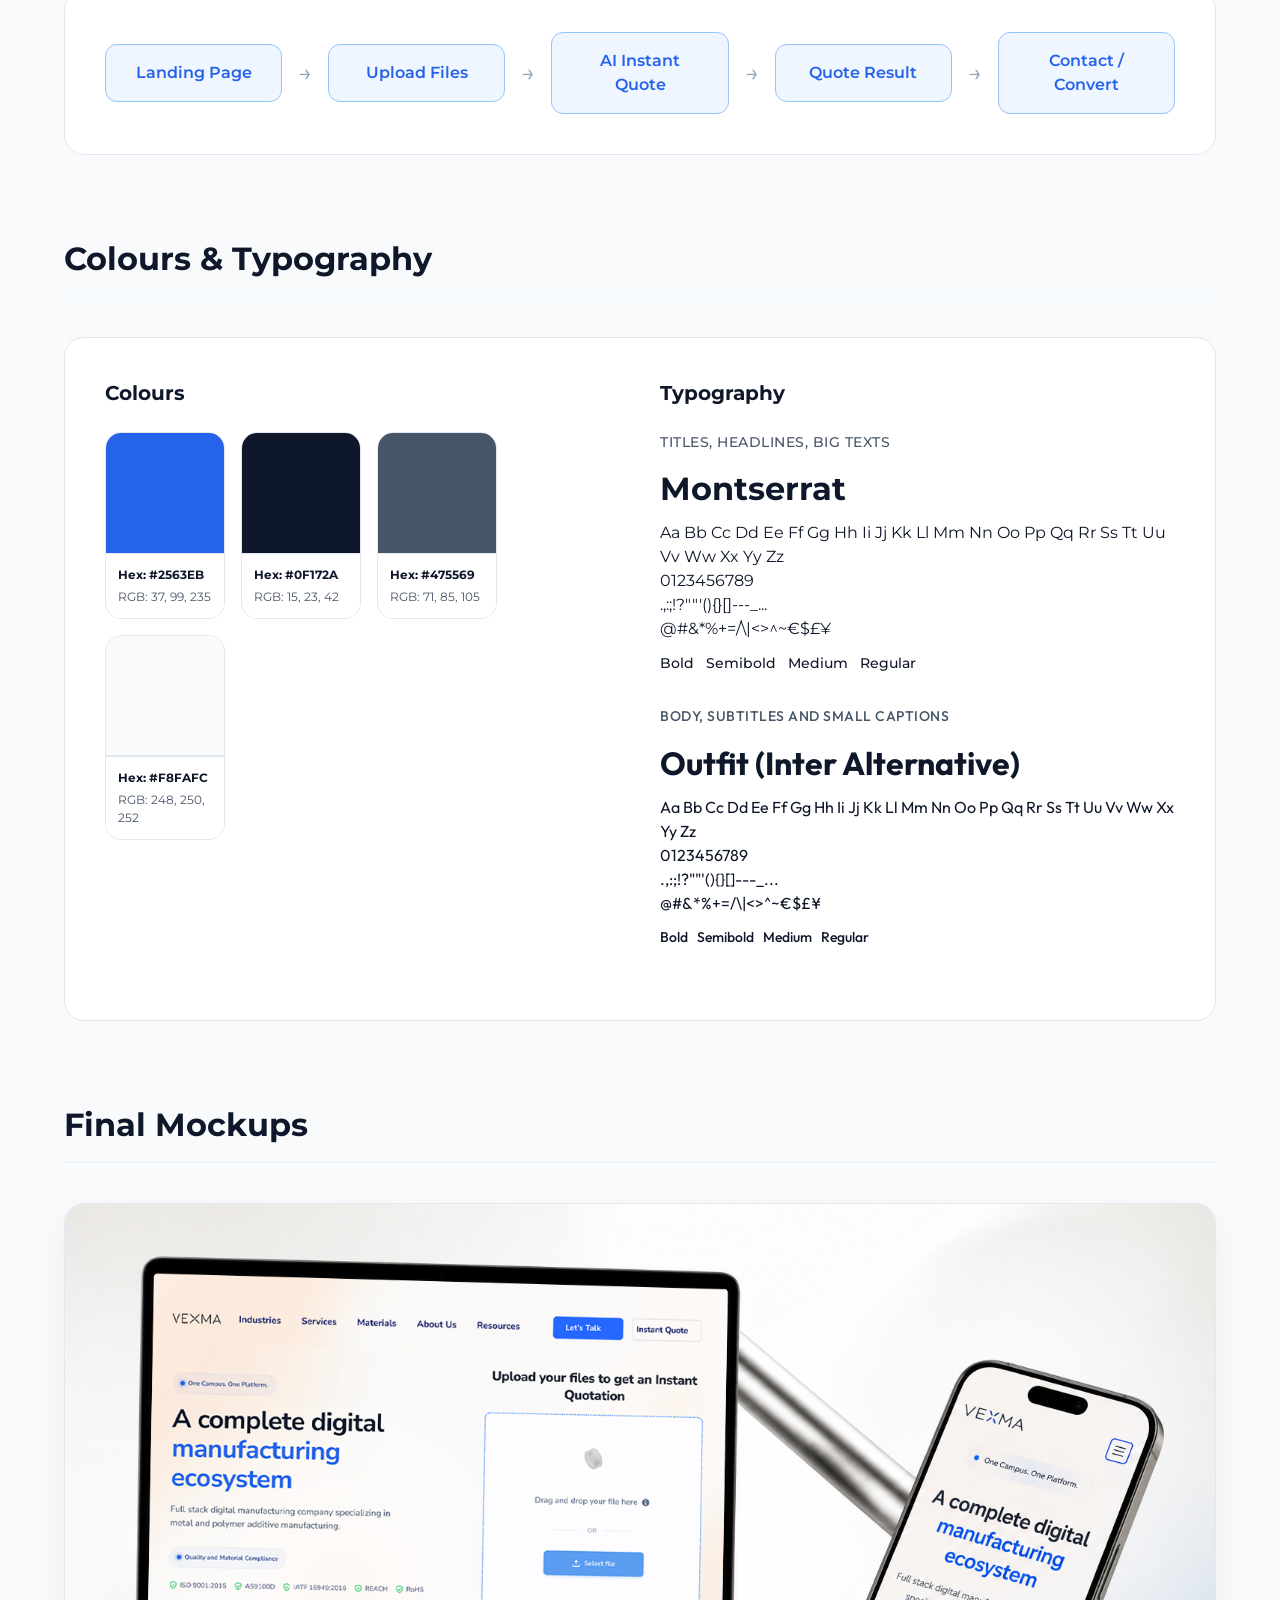
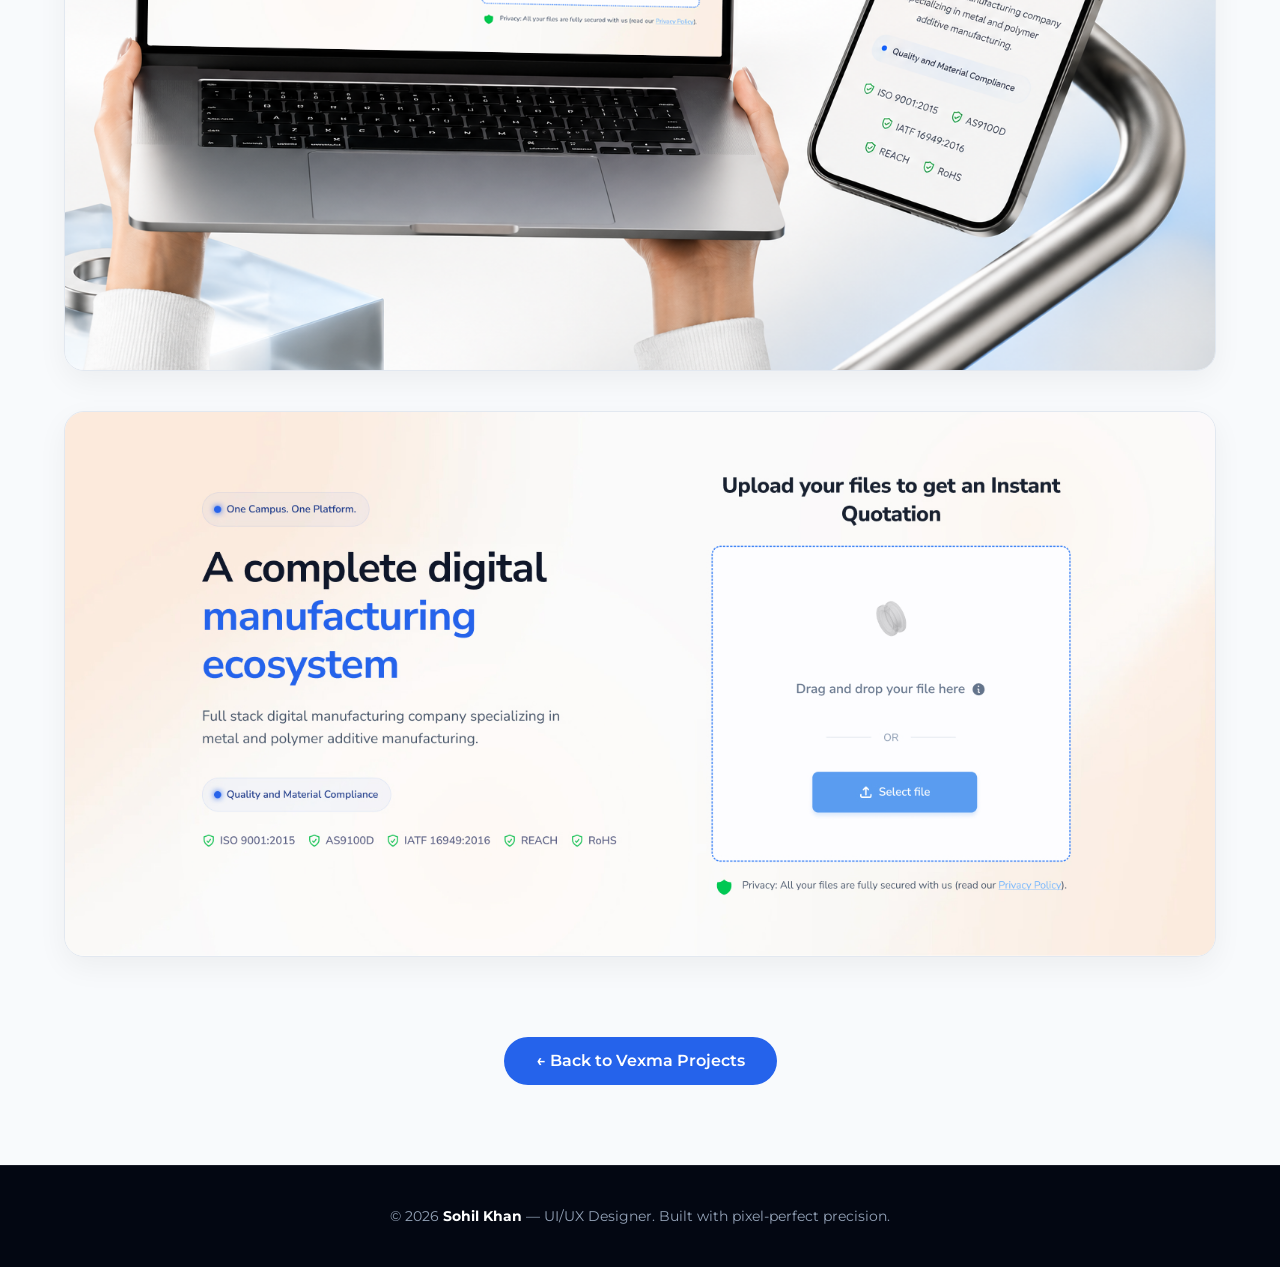
<file: vexma-case-study.html>
<!DOCTYPE html>
<html lang="en">
<head>
  <meta charset="UTF-8" />
  <meta name="viewport" content="width=device-width, initial-scale=1.0" />
  <title>VEXMA Case Study — Industrial Manufacturing</title>
  <meta name="description" content="Dedicated Case Study for VEXMA Project." />
  <link rel="preconnect" href="https://fonts.googleapis.com">
  <link rel="preconnect" href="https://fonts.gstatic.com" crossorigin>
  <link href="https://fonts.googleapis.com/css2?family=Montserrat:wght@400;500;600;700;800&family=Outfit:wght@400;500;600;700;800&family=Plus+Jakarta+Sans:wght@400;500;600;700;800&display=swap" rel="stylesheet">
  <link rel="stylesheet" href="assets/css/style.css" />
  <style>
    /* Case Study Specific Overrides */
    .cs-container {
      max-width: 1200px;
      margin: 0 auto;
      padding: 120px 24px 80px;
    }
    .cs-header {
      text-align: center;
      margin-bottom: 60px;
    }
    .cs-tags {
      font-size: 14px;
      font-weight: 600;
      color: var(--blue-primary);
      text-transform: uppercase;
      letter-spacing: 1px;
      margin-bottom: 16px;
    }
    .cs-title {
      font-size: 48px;
      font-weight: 800;
      color: var(--text-dark);
      margin-bottom: 24px;
      line-height: 1.2;
      font-family: 'Montserrat', sans-serif;
    }
    .cs-intro {
      font-size: 18px;
      color: var(--text-muted);
      max-width: 800px;
      margin: 0 auto;
      line-height: 1.6;
    }
    
    .cs-section {
      margin-bottom: 80px;
    }
    .cs-section-title {
      font-size: 32px;
      font-weight: 700;
      color: var(--text-dark);
      margin-bottom: 40px;
      border-bottom: 2px solid var(--blue-light);
      padding-bottom: 12px;
      font-family: 'Montserrat', sans-serif;
    }
    
    /* Research Cards */
    .research-grid {
      display: grid;
      grid-template-columns: 1fr 1fr;
      gap: 24px;
    }
    .research-card {
      background: #ffffff;
      border: 1px solid #e2e8f0;
      border-radius: var(--radius-md);
      padding: 32px;
    }
    .research-card h4 {
      font-size: 20px;
      font-weight: 700;
      margin-bottom: 16px;
      color: var(--text-dark);
      font-family: 'Montserrat', sans-serif;
    }
    .research-card p {
      color: var(--text-muted);
      font-size: 16px;
      line-height: 1.6;
      margin-bottom: 24px;
    }
    .research-img {
      width: 100%;
      border-radius: 8px;
      border: 1px solid #e2e8f0;
    }

    /* Workflow Diagram */
    .workflow-container {
      display: flex;
      align-items: center;
      justify-content: space-between;
      flex-wrap: wrap;
      gap: 16px;
      background: #ffffff;
      padding: 40px;
      border-radius: var(--radius-md);
      border: 1px solid #e2e8f0;
    }
    .workflow-step {
      background: var(--blue-light);
      color: var(--blue-primary);
      padding: 16px 24px;
      border-radius: 12px;
      font-weight: 600;
      text-align: center;
      flex: 1;
      min-width: 140px;
      border: 1px solid var(--blue-border);
      font-family: 'Montserrat', sans-serif;
    }
    .workflow-arrow {
      color: #94a3b8;
      font-size: 24px;
    }
    
    @media (max-width: 768px) {
      .workflow-container {
        flex-direction: column;
      }
      .workflow-arrow {
        transform: rotate(90deg);
      }
      .research-grid {
        grid-template-columns: 1fr;
      }
      .design-sys-grid {
        grid-template-columns: 1fr;
      }
    }

    /* Colors and Typography */
    .design-sys-grid {
      display: grid;
      grid-template-columns: 1fr 1fr;
      gap: 40px;
      background: #ffffff;
      padding: 40px;
      border-radius: var(--radius-md);
      border: 1px solid #e2e8f0;
    }
    .color-swatches {
      display: flex;
      gap: 16px;
      flex-wrap: wrap;
    }
    .swatch {
      width: 120px;
      border-radius: 16px;
      overflow: hidden;
      border: 1px solid #e2e8f0;
    }
    .swatch-color {
      height: 120px;
    }
    .swatch-info {
      padding: 12px;
      background: #ffffff;
      font-size: 12px;
      border-top: 1px solid #e2e8f0;
    }
    .swatch-info strong {
      display: block;
      margin-bottom: 4px;
      color: var(--text-dark);
    }
    .swatch-info span {
      color: var(--text-muted);
    }

    .typography-sample {
      margin-bottom: 32px;
    }
    .typography-sample h5 {
      font-size: 14px;
      color: var(--text-muted);
      margin-bottom: 12px;
      font-weight: 500;
      text-transform: uppercase;
      letter-spacing: 0.5px;
    }
    .typography-sample .font-name {
      font-size: 32px;
      font-weight: 700;
      color: var(--text-dark);
      margin-bottom: 8px;
    }
    .typography-sample .font-chars {
      font-size: 16px;
      color: var(--text-dark);
      margin-bottom: 12px;
      line-height: 1.5;
      word-break: break-all;
    }
    .typography-sample .font-weights {
      font-size: 14px;
      font-weight: 500;
      color: var(--text-dark);
    }
    
    .font-montserrat { font-family: 'Montserrat', sans-serif; }
    .font-outfit { font-family: 'Outfit', sans-serif; }

    /* Final Mockups */
    .mockup-showcase {
      display: flex;
      flex-direction: column;
      gap: 40px;
    }
    .mockup-img {
      width: 100%;
      border-radius: var(--radius-md);
      box-shadow: 0 10px 30px rgba(0,0,0,0.05);
      border: 1px solid #e2e8f0;
    }
  </style>
</head>
<body>
  <!-- TOP NAVIGATION BETWEEN SECTIONS -->
  <nav class="top-nav" aria-label="Quick Navigation">
    <a href="index.html#cover">Cover</a>
    <a href="index.html#about-me">About Me</a>
    <a href="index.html#introduction">Introduction</a>
    <a href="index.html#projects">Projects</a>
    <div class="nav-dropdown">
      <a href="index.html#work" class="dropdown-toggle" style="cursor: default;">Work ▾</a>
      <div class="dropdown-menu">
        <a href="vexma.html">Vexma Technologies</a>
        <a href="paradise.html">Paradise Technology</a>
        <a href="amora.html">Amora Studio</a>
      </div>
    </div>
  </nav>

  <div class="cs-container">
    
    <div class="cs-header">
      <div class="cs-tags">3 months | Digital Manufacturing | Web & Mobile Ecosystem</div>
      <h1 class="cs-title">VEXMA &mdash; Industrial Manufacturing</h1>
      <p class="cs-intro">A full-stack digital manufacturing hero experience designed for industrial engineers and buyers. The platform maps complex additive manufacturing services, highlights ISO/AS9100D compliance, and introduces instant drag-and-drop 3D quotation so quotation workflows are seamless and high-converting.</p>
    </div>

    <!-- Research Section -->
    <section class="cs-section">
      <h2 class="cs-section-title">Research</h2>
      <div class="research-grid">
        <div class="research-card">
          <h4>Problem</h4>
          <p>Vexma's company website had an old, simple hero section with no interactive way for clients to request quotes &mdash; creating friction in the sales/quotation process.</p>
          <img src="assets/vexma/project/herosection update/Old.webp" alt="Old Website Design" class="research-img" />
        </div>
        <div class="research-card">
          <h4>Solution</h4>
          <p>Redesigned the hero section with an AI-powered "Get Instant Quote" feature &mdash; allowing clients to drag-and-drop files for instant 3D printing quotations.</p>
          <img src="assets/vexma/project/herosection update/Pop up.webp" alt="Solution Design - Popup" class="research-img" />
        </div>
      </div>
      <div class="research-grid" style="margin-top: 24px; grid-template-columns: 1fr;">
        <div class="research-card">
          <h4>My Role</h4>
          <p>The existing UX already had SeedMake's AI-powered feature &mdash; letting clients upload files and get an instant quote &mdash; but it was buried deep in the site. My role was to bring this feature front and center into the hero section, redesigning the old hero into a new, high-converting layout.</p>
          <p style="margin-top: 16px;">Since SeedMake's underlying code had limited customization access, I designed the feature as a popup/modal that wraps SeedMake's existing functionality &mdash; allowing the developer to integrate it smoothly within SeedMake's constraints, without needing to rebuild the feature from scratch.</p>
        </div>
      </div>
    </section>

    <!-- User Workflow Section -->
    <section class="cs-section">
      <h2 class="cs-section-title">User Workflow</h2>
      <div class="workflow-container">
        <div class="workflow-step">Landing Page</div>
        <div class="workflow-arrow">&rarr;</div>
        <div class="workflow-step">Upload Files</div>
        <div class="workflow-arrow">&rarr;</div>
        <div class="workflow-step">AI Instant Quote</div>
        <div class="workflow-arrow">&rarr;</div>
        <div class="workflow-step">Quote Result</div>
        <div class="workflow-arrow">&rarr;</div>
        <div class="workflow-step">Contact / Convert</div>
      </div>
    </section>

    <!-- Colours & Typography Section -->
    <section class="cs-section">
      <h2 class="cs-section-title">Colours & Typography</h2>
      <div class="design-sys-grid">
        
        <div>
          <h3 style="margin-bottom: 24px; font-size: 20px; font-weight: 700; font-family: 'Montserrat', sans-serif;">Colours</h3>
          <div class="color-swatches">
            <div class="swatch">
              <div class="swatch-color" style="background: #2563EB;"></div>
              <div class="swatch-info">
                <strong>Hex: #2563EB</strong>
                <span>RGB: 37, 99, 235</span>
              </div>
            </div>
            <div class="swatch">
              <div class="swatch-color" style="background: #0F172A;"></div>
              <div class="swatch-info">
                <strong>Hex: #0F172A</strong>
                <span>RGB: 15, 23, 42</span>
              </div>
            </div>
            <div class="swatch">
              <div class="swatch-color" style="background: #475569;"></div>
              <div class="swatch-info">
                <strong>Hex: #475569</strong>
                <span>RGB: 71, 85, 105</span>
              </div>
            </div>
            <div class="swatch">
              <div class="swatch-color" style="background: #F8FAFC; border-bottom: 1px solid #e2e8f0;"></div>
              <div class="swatch-info">
                <strong>Hex: #F8FAFC</strong>
                <span>RGB: 248, 250, 252</span>
              </div>
            </div>
          </div>
        </div>

        <div>
          <h3 style="margin-bottom: 24px; font-size: 20px; font-weight: 700; font-family: 'Montserrat', sans-serif;">Typography</h3>
          <div class="typography-sample font-montserrat">
            <h5>Titles, headlines, big texts</h5>
            <div class="font-name">Montserrat</div>
            <div class="font-chars">Aa Bb Cc Dd Ee Ff Gg Hh Ii Jj Kk Ll Mm Nn Oo Pp Qq Rr Ss Tt Uu Vv Ww Xx Yy Zz<br/>0123456789<br/>.,:;!?""'(){}[]---_...<br/>@#&*%+=/\|&lt;&gt;^~€$£¥</div>
            <div class="font-weights">Bold &nbsp; Semibold &nbsp; Medium &nbsp; Regular</div>
          </div>
          
          <div class="typography-sample font-outfit">
            <h5>Body, subtitles and small captions</h5>
            <div class="font-name">Outfit (Inter Alternative)</div>
            <div class="font-chars">Aa Bb Cc Dd Ee Ff Gg Hh Ii Jj Kk Ll Mm Nn Oo Pp Qq Rr Ss Tt Uu Vv Ww Xx Yy Zz<br/>0123456789<br/>.,:;!?""'(){}[]---_...<br/>@#&*%+=/\|&lt;&gt;^~€$£¥</div>
            <div class="font-weights">Bold &nbsp; Semibold &nbsp; Medium &nbsp; Regular</div>
          </div>
        </div>
      </div>
    </section>

    <!-- Final Mockups -->
    <section class="cs-section">
      <h2 class="cs-section-title">Final Mockups</h2>
      <div class="mockup-showcase">
        <img src="assets/vexma/project/herosection update/mocuphero.png" alt="Laptop and Mobile Mockup Showcase" class="mockup-img" />
        <img src="assets/vexma/project/herosection update/heronew.jpg" alt="Final Hero Section UI" class="mockup-img" />
      </div>
    </section>

    <!-- Navigation Back -->
    <div style="text-align: center; margin-top: 60px;">
      <a href="vexma.html" style="display: inline-block; padding: 12px 32px; background: var(--blue-primary); color: #fff; text-decoration: none; border-radius: 50px; font-weight: 600; transition: all 0.2s ease;">&larr; Back to Vexma Projects</a>
    </div>

  </div>

  <footer class="portfolio-footer">
    <p>&copy; 2026 <strong>Sohil Khan</strong> &mdash; UI/UX Designer. Built with pixel-perfect precision.</p>
  </footer>

  <script src="assets/js/script.js"></script>
</body>
</html>
</file>
<file: assets/css/style.css>
:root {
      --font-main: 'Montserrat', 'Outfit', 'Plus Jakarta Sans', -apple-system, BlinkMacSystemFont, sans-serif;
      
      /* Color Palette from Reference */
      --bg-dark-hero: #081026;
      --bg-hero-grad-start: #1e40af;
      --bg-hero-grad-mid: #0f172a;
      --bg-hero-grad-end: #030712;
      
      --bg-page-light: #F8FAFC;
      --text-dark: #0F172A;
      --text-muted: #475569;
      --text-light: #F8FAFC;
      --blue-primary: #2563EB;
      --blue-hover: #1D4ED8;
      --blue-light: #EFF6FF;
      --blue-border: #93C5FD;

      /* Card backgrounds */
      --edu-grad-start: #1e40af;
      --edu-grad-end: #0f172a;
      --skills-bg: #E3EAF6;
      --tools-bg: #0C1222;
      
      --radius-lg: 32px;
      --radius-md: 20px;
      --radius-sm: 14px;
      --radius-pill: 50px;
      
      --shadow-soft: 0 20px 40px -15px rgba(0, 0, 0, 0.08);
      --shadow-glass: 0 25px 50px -12px rgba(0, 0, 0, 0.35);
    }

    * {
      margin: 0;
      padding: 0;
      box-sizing: border-box;
    }

    html {
      scroll-behavior: smooth;
    }

    body {
      font-family: var(--font-main);
      background-color: var(--bg-page-light);
      color: var(--text-dark);
      line-height: 1.5;
      overflow-x: hidden;
      -webkit-font-smoothing: antialiased;
    }

    /* =========================================================================
       SUBTLE TOP NAVIGATION
       ========================================================================= */
    .top-nav {
      position: fixed;
      top: 24px;
      right: 32px;
      z-index: 1000;
      display: flex;
      gap: 8px;
      background: #ffffff;
      padding: 8px 12px;
      border-radius: var(--radius-pill);
      border: 1px solid rgba(0, 0, 0, 0.05);
      box-shadow: 0 4px 20px rgba(0, 0, 0, 0.08);
    }

    .top-nav a {
      color: var(--text-dark);
      text-decoration: none;
      font-size: 14px;
      font-weight: 600;
      padding: 8px 16px;
      border-radius: var(--radius-pill);
      transition: all 0.2s ease;
    }

    .top-nav a:hover {
      color: var(--blue-primary);
      background: rgba(37, 99, 235, 0.08);
    }

    .nav-dropdown {
      position: relative;
      display: flex;
      align-items: center;
    }

    .dropdown-menu {
      position: absolute;
      top: 115%;
      right: 0;
      background: #ffffff;
      border: 1px solid rgba(0, 0, 0, 0.05);
      border-radius: var(--radius-sm);
      padding: 8px;
      display: flex;
      flex-direction: column;
      gap: 4px;
      min-width: 190px;
      opacity: 0;
      visibility: hidden;
      transform: translateY(10px);
      transition: all 0.2s ease;
      box-shadow: 0 10px 25px rgba(0, 0, 0, 0.1);
    }

    .nav-dropdown:hover .dropdown-menu {
      opacity: 1;
      visibility: visible;
      transform: translateY(0);
    }

    .dropdown-menu a {
      width: 100%;
      text-align: left;
      font-size: 13px;
      font-weight: 500;
      padding: 8px 12px;
      border-radius: 8px;
      color: var(--text-dark);
    }
    
    .dropdown-menu a:hover {
      background: rgba(37, 99, 235, 0.08);
      color: var(--blue-primary);
    }

    /* Tabs Component */
    .tab-btn {
      background: var(--bg-page-light);
      border: 1px solid #cbd5e1;
      padding: 8px 20px;
      border-radius: var(--radius-pill);
      font-family: var(--font-main);
      font-weight: 600;
      font-size: 14px;
      color: var(--text-muted);
      cursor: pointer;
      transition: all 0.2s ease;
    }

    .tab-btn:hover {
      border-color: var(--blue-primary);
      color: var(--blue-primary);
    }

    .tab-btn.active {
      background: var(--blue-primary);
      color: #ffffff;
      border-color: var(--blue-primary);
    }

    /* =========================================================================
       SECTION 1: COVER PAGE (REDESIGN)
       ========================================================================= */
    .hero-section {
      position: relative;
      width: 100%;
      min-height: 94vh;
      background-color: #F5F5F0;
      display: flex;
      align-items: center;
      justify-content: center;
      overflow: hidden;
    }

    .hero-bg-grid {
      position: absolute;
      inset: 0;
      background-image: radial-gradient(#d1d5db 1.5px, transparent 1.5px);
      background-size: 32px 32px;
      opacity: 0.6;
      pointer-events: none;
    }

    .hero-content {
      position: relative;
      z-index: 10;
      width: 100%;
      max-width: 1200px;
      padding: 0 24px;
      display: flex;
      flex-direction: column;
      align-items: center;
      justify-content: center;
    }

    .cover-typography {
      display: flex;
      align-items: center;
      font-family: var(--font-main);
      font-weight: 800;
      font-size: clamp(60px, 10vw, 130px);
      letter-spacing: -0.04em;
      line-height: 1;
      text-transform: capitalize;
      margin: 40px 0;
    }

    .cover-text-solid {
      color: #0D1117;
    }

    .cover-text-outline {
      color: transparent;
      -webkit-text-stroke: 2px #9ca3af;
      margin-left: 12px;
    }

    .selection-tag {
      position: absolute;
      border: 1.5px solid #a3b8cc;
      color: #0D1117;
      padding: 8px 16px;
      font-size: 14px;
      font-weight: 600;
      background: transparent;
      display: flex;
      align-items: center;
      justify-content: center;
    }

    .corner-handle {
      position: absolute;
      width: 6px;
      height: 6px;
      background: #ffffff;
      border: 1.5px solid #a3b8cc;
    }
    .corner-handle.top-left { top: -4px; left: -4px; }
    .corner-handle.top-right { top: -4px; right: -4px; }
    .corner-handle.bottom-left { bottom: -4px; left: -4px; }
    .corner-handle.bottom-right { bottom: -4px; right: -4px; }

    .tag-top-right {
      top: -80px;
      right: 15%;
    }

    .tag-bottom-left {
      bottom: -60px;
      left: 10%;
    }

    .cursor-group {
      position: absolute;
      bottom: -60px;
      right: 35%;
      display: flex;
      flex-direction: column;
      align-items: flex-start;
      transform: rotate(-10deg);
      z-index: 20;
    }

    .cursor-icon {
      margin-bottom: -4px;
      margin-left: -12px;
      z-index: 2;
    }

    .name-pill {
      background: #2864E4;
      color: #ffffff;
      display: flex;
      align-items: center;
      padding: 6px 6px 6px 16px;
      border-radius: var(--radius-pill);
      gap: 12px;
      box-shadow: 0 8px 24px rgba(40, 100, 228, 0.3);
    }

    .name-text {
      font-size: 15px;
      font-weight: 600;
    }

    .avatar-circle {
      width: 28px;
      height: 28px;
      background: #ffffff;
      border-radius: 50%;
      display: flex;
      align-items: center;
      justify-content: center;
    }

    .avatar-initials {
      color: #2864E4;
      font-size: 11px;
      font-weight: 800;
      letter-spacing: -0.5px;
    }
    
    @media (max-width: 768px) {
      .tag-top-right {
        top: -120px;
        right: 0;
      }
      .tag-bottom-left {
        bottom: -100px;
        left: 0;
      }
      .cursor-group {
        bottom: -100px;
        right: 10%;
      }
    }

    /* =========================================================================
       SECTION 2: ABOUT ME (REDESIGN)
       ========================================================================= */
    .intro-section {
      position: relative;
      background: #ffffff;
      padding: 120px 24px;
      overflow: hidden;
    }

    .intro-container {
      max-width: 1180px;
      margin: 0 auto;
      display: grid;
      grid-template-columns: 0.8fr 1.2fr;
      gap: 80px;
      align-items: center;
    }

    .photo-wrapper {
      position: relative;
      width: 100%;
      max-width: 400px;
      margin: 0 auto;
      display: flex;
      justify-content: center;
      align-items: center;
    }

    .photo-blob-bg {
      position: absolute;
      width: 110%;
      height: 110%;
      background: #62BBE7;
      opacity: 0.2;
      border-radius: 50%;
      z-index: 1;
      top: -5%;
      left: -5%;
    }

    .photo-circle {
      position: relative;
      width: 100%;
      aspect-ratio: 1/1;
      border-radius: 50%;
      overflow: hidden;
      z-index: 2;
      box-shadow: 0 10px 30px rgba(0,0,0,0.05);
    }

    .photo-circle img {
      width: 100%;
      height: 100%;
      object-fit: cover;
      object-position: center top;
    }

    .intro-content {
      display: flex;
      flex-direction: column;
      align-items: flex-start;
    }

    .greeting-line {
      font-size: 36px;
      font-weight: 400;
      color: #9ca3af;
      line-height: 1;
      margin-bottom: 8px;
    }

    .name-heading-group {
      position: relative;
      margin-bottom: 32px;
    }

    .intro-heading {
      font-size: 64px;
      font-weight: 800;
      color: #0D1117;
      line-height: 1;
      letter-spacing: -0.04em;
    }

    .tag-vadodara {
      top: 10px;
      right: -100px;
    }

    .intro-bio {
      font-size: 18px;
      color: var(--text-dark);
      line-height: 1.6;
      font-weight: 400;
      margin-bottom: 16px;
      max-width: 600px;
    }

    .intro-expertise {
      font-size: 14px;
      color: var(--text-muted);
      margin-bottom: 32px;
    }

    .cta-group {
      position: relative;
      display: flex;
      flex-direction: column;
      align-items: center;
      margin-bottom: 48px;
      align-self: flex-start;
      margin-left: 20px;
    }

    .cta-cursor {
      position: absolute;
      top: -15px;
      left: -20px;
      z-index: 2;
      transform: rotate(-20deg);
    }

    .cta-pill {
      background: #0D1117;
      color: #ffffff;
      padding: 14px 28px;
      border-radius: var(--radius-pill);
      font-weight: 600;
      font-size: 16px;
      box-shadow: 0 8px 24px rgba(0, 0, 0, 0.15);
    }

    .contact-row {
      display: flex;
      flex-wrap: wrap;
      gap: 32px;
      width: 100%;
      border-top: 1px solid #e5e7eb;
      padding-top: 32px;
    }

    .contact-item {
      display: flex;
      align-items: center;
      gap: 12px;
      color: var(--text-muted);
      text-decoration: none;
      font-size: 14px;
      font-weight: 500;
      transition: color 0.2s ease;
    }

    .contact-item:hover {
      color: var(--blue-primary);
    }

    .contact-item svg {
      color: #9ca3af;
    }
    
    .contact-item:hover svg {
      color: var(--blue-primary);
    }

    @media (max-width: 992px) {
      .intro-container {
        grid-template-columns: 1fr;
        gap: 60px;
        text-align: center;
      }
      .intro-content {
        align-items: center;
      }
      .cta-group {
        align-self: center;
        margin-left: 0;
      }
      .tag-vadodara {
        right: auto;
        left: 50%;
        transform: translateX(-50%);
        top: -40px;
      }
      .contact-row {
        justify-content: center;
      }
    }
      font-size: 18px;
      font-weight: 700;
      color: var(--text-dark);
    }

    /* =========================================================================
       SECTION 3: INTRODUCTION SECTION / ABOUT ME (REFERENCE 3 EXACT MATCH)
       ========================================================================= */
    .details-section {
      position: relative;
      background: var(--bg-page-light);
      padding: 60px 0 120px;
    }

    .section-header {
      margin-bottom: 44px;
    }

    .section-title {
      font-size: 54px;
      font-weight: 800;
      color: var(--text-dark);
      margin-bottom: 12px;
    }

    .section-title span {
      color: var(--blue-primary);
    }

    /* 5-Column Typography Layout */
    .about-grid-5 {
      display: grid;
      grid-template-columns: repeat(5, 1fr);
      gap: 32px;
      align-items: flex-start;
      max-width: 1240px;
      margin: 0 auto;
      padding: 0 24px;
    }

    .about-col-heading {
      font-size: 24px;
      font-weight: 700;
      color: var(--text-dark);
      margin-bottom: 24px;
      padding-bottom: 12px;
      border-bottom: 1px solid #e5e7eb;
    }

    .about-item {
      margin-bottom: 24px;
    }

    .about-item-title {
      font-size: 15.5px;
      font-weight: 700;
      color: var(--text-dark);
      margin-bottom: 4px;
      line-height: 1.4;
    }

    .about-item-sub {
      font-size: 14px;
      font-weight: 400;
      color: var(--text-muted);
      line-height: 1.5;
      margin-bottom: 4px;
    }

    .about-item-date {
      font-size: 12px;
      font-weight: 600;
      color: #94A3B8;
      margin-top: 4px;
      text-transform: uppercase;
      letter-spacing: 0.5px;
    }

    .about-item-desc {
      font-size: 14px;
      color: var(--text-muted);
      line-height: 1.5;
      margin-top: 8px;
    }

    .about-tools-list {
      display: flex;
      flex-direction: column;
      gap: 12px;
    }

    .tool-item-minimal {
      display: flex;
      align-items: center;
      gap: 10px;
      font-size: 14.5px;
      font-weight: 500;
      color: var(--text-dark);
    }

    .tool-icon-minimal {
      width: 24px;
      height: 24px;
      flex-shrink: 0;
    }
    
    @media (max-width: 1024px) {
      .about-grid-5 {
        grid-template-columns: repeat(2, 1fr);
        gap: 48px 32px;
      }
    }
    
    @media (max-width: 640px) {
      .about-grid-5 {
        grid-template-columns: 1fr;
      }
    }

    /* =========================================================================
       SECTION 4: PROJECTS (FLEXIBLE / EDITABLE PLACEHOLDER CARD)
       ========================================================================= */
    .projects-section {
      position: relative;
      background: var(--bg-page-light);
      padding: 40px 0 140px;
    }

    .projects-header {
      margin-bottom: 44px;
      max-width: 1240px;
      margin: 0 auto 44px;
      padding: 0 24px;
    }

    /* Editable project card matching the premium reference aesthetic */
    .project-card {
      background: #ffffff;
      border: 1px solid #E2E8F0;
      border-radius: var(--radius-lg);
      overflow: hidden;
      box-shadow: var(--shadow-soft);
      display: grid;
      grid-template-columns: 1.15fr 0.85fr;
      transition: all 0.3s ease;
    }

    .project-card:hover {
      box-shadow: 0 25px 60px -15px rgba(0, 0, 0, 0.12);
      border-color: #CBD5E1;
      transform: translateY(-2px);
    }

    .project-preview-mockup {
      background: linear-gradient(135deg, #1e3a8a 0%, #0f172a 100%);
      min-height: 440px;
      display: flex;
      flex-direction: column;
      align-items: center;
      justify-content: center;
      padding: 40px;
      position: relative;
      overflow: hidden;
    }

    .mockup-grid-pattern {
      position: absolute;
      top: 0;
      left: 0;
      right: 0;
      bottom: 0;
      background-image: 
        linear-gradient(rgba(255, 255, 255, 0.05) 1px, transparent 1px),
        linear-gradient(90deg, rgba(255, 255, 255, 0.05) 1px, transparent 1px);
      background-size: 32px 32px;
      pointer-events: none;
    }

    .mockup-placeholder-box {
      position: relative;
      z-index: 2;
      width: 86%;
      max-width: 480px;
      aspect-ratio: 16 / 10;
      background: rgba(255, 255, 255, 0.08);
      backdrop-filter: blur(12px);
      border: 1px dashed rgba(255, 255, 255, 0.35);
      border-radius: 24px;
      display: flex;
      flex-direction: column;
      align-items: center;
      justify-content: center;
      color: white;
      text-align: center;
      padding: 32px;
      box-shadow: 0 20px 40px rgba(0,0,0,0.3);
    }

    .mockup-title {
      font-size: 20px;
      font-weight: 700;
      margin-bottom: 8px;
      color: #FFFFFF;
    }

    .mockup-subtext {
      font-size: 14px;
      color: #94A3B8;
      max-width: 260px;
    }

    .project-info {
      padding: 56px 48px;
      display: flex;
      flex-direction: column;
      justify-content: center;
    }

    .project-badge {
      display: inline-block;
      padding: 6px 16px;
      background-color: var(--blue-light);
      color: var(--blue-primary);
      border-radius: var(--radius-pill);
      font-size: 13.5px;
      font-weight: 600;
      width: fit-content;
      margin-bottom: 20px;
    }

    .project-title {
      font-size: 38px;
      font-weight: 800;
      color: var(--text-dark);
      margin-bottom: 16px;
      line-height: 1.15;
      letter-spacing: -1px;
    }

    .project-desc {
      font-size: 18px;
      color: var(--text-muted);
      line-height: 1.6;
      margin-bottom: 28px;
    }

    .project-tags {
      display: flex;
      flex-wrap: wrap;
      gap: 10px;
      margin-bottom: 36px;
    }

    .tag-pill {
      background-color: #F1F5F9;
      color: var(--text-dark);
      font-size: 13px;
      font-weight: 600;
      padding: 6px 14px;
      border-radius: 8px;
    }

    .btn-project {
      display: inline-flex;
      align-items: center;
      gap: 10px;
      background-color: var(--blue-primary);
      color: #ffffff;
      font-size: 16px;
      font-weight: 600;
      padding: 16px 32px;
      border-radius: var(--radius-pill);
      text-decoration: none;
      width: fit-content;
      box-shadow: 0 10px 25px rgba(37, 99, 235, 0.28);
      transition: all 0.25s ease;
    }

    .btn-project:hover {
      background-color: var(--blue-hover);
      transform: translateY(-2px);
      box-shadow: 0 14px 30px rgba(37, 99, 235, 0.38);
    }

    /* Footer */
    .portfolio-footer {
      background-color: #030712;
      color: #94A3B8;
      text-align: center;
      padding: 40px 24px;
      font-size: 14px;
      border-top: 1px solid rgba(255, 255, 255, 0.08);
    }

    .portfolio-footer strong {
      color: #ffffff;
    }

    /* =========================================================================
       RESPONSIVE ADAPTATIONS
       ========================================================================= */
    @media (max-width: 1080px) {
      .cards-grid {
        grid-template-columns: 1fr;
        gap: 32px;
      }
      .intro-container {
        grid-template-columns: 1fr;
        gap: 60px;
      }
      .photo-wrapper {
        margin-top: 20px;
      }
      .based-in-card {
        left: 10px;
      }
      .project-card {
        grid-template-columns: 1fr;
      }
    }

    @media (max-width: 768px) {
      .cover-card {
        padding: 44px 32px;
      }
      .cover-main-heading {
        font-size: 58px;
      }
      .cover-title {
        font-size: 24px;
      }
      .cover-year {
        font-size: 38px;
      }
      .intro-heading {
        font-size: 44px;
      }
      .intro-bio {
        font-size: 20px;
      }
      .section-title {
        font-size: 42px;
      }
      .project-info {
        padding: 36px 24px;
      }
      .top-nav {
        display: none;
      }
    }

    /* =========================================================================
       SCALABLE MODULAR PROJECT CARD (PROJECTS SECTION)
       ========================================================================= */
    .project-card-scalable {
      background: #ffffff;
      border: 1px solid #E2E8F0;
      border-radius: var(--radius-lg);
      overflow: hidden;
      box-shadow: var(--shadow-soft);
      margin-bottom: 60px;
      transition: all 0.3s ease;
    }

    .project-card-scalable:hover {
      box-shadow: 0 25px 60px -15px rgba(0, 0, 0, 0.12);
      border-color: #CBD5E1;
    }

    .project-header-bar {
      padding: 44px 48px 36px;
      border-bottom: 1px solid #F1F5F9;
    }

    .project-meta-row {
      display: flex;
      justify-content: space-between;
      align-items: center;
      flex-wrap: wrap;
      gap: 12px;
      margin-bottom: 20px;
    }

    .project-role-badge {
      font-size: 14px;
      font-weight: 600;
      color: var(--text-muted);
      background: #F8FAFC;
      border: 1px solid #E2E8F0;
      padding: 6px 16px;
      border-radius: var(--radius-pill);
    }

    .project-main-title {
      font-size: 42px;
      font-weight: 800;
      color: var(--text-dark);
      letter-spacing: -1.2px;
      line-height: 1.15;
      margin-bottom: 14px;
    }

    .project-one-liner {
      font-size: 20px;
      color: var(--text-muted);
      line-height: 1.55;
      max-width: 900px;
      margin-bottom: 24px;
    }

    /* Primary Hero Mockup Showcase (Large, Clean Frame) */
    .project-hero-showcase {
      background: #0B1120;
      background-image: radial-gradient(circle at 50% 0%, #1e3a8a 0%, #0B1120 70%);
      padding: 56px 48px;
      display: flex;
      flex-direction: column;
      align-items: center;
      justify-content: center;
      border-bottom: 1px solid #E2E8F0;
    }

    .mockup-main-frame {
      width: 100%;
      max-width: 1080px;
      border-radius: 24px;
      overflow: hidden;
      box-shadow: 
        0 35px 70px -15px rgba(0, 0, 0, 0.5),
        0 0 0 1px rgba(255, 255, 255, 0.1);
      background: #111827;
      cursor: zoom-in;
      transition: transform 0.4s ease;
    }

    .mockup-main-frame:hover {
      transform: scale(1.015);
    }

    .mockup-main-frame img {
      width: 100%;
      height: auto;
      display: block;
    }

    .mockup-caption-bar {
      margin-top: 20px;
      display: flex;
      align-items: center;
      gap: 10px;
      color: #94A3B8;
      font-size: 14px;
      font-weight: 500;
    }

    .mockup-caption-bar span {
      color: #38BDF8;
      font-weight: 700;
    }

    /* Mini Case Study Visual Grid (Before -> After & Features) */
    .case-study-grid {
      padding: 48px;
      background: #F8FAFC;
    }

    .case-study-title {
      font-size: 26px;
      font-weight: 800;
      color: var(--text-dark);
      margin-bottom: 28px;
      display: flex;
      align-items: center;
      gap: 12px;
    }

    .case-study-title::before {
      content: '';
      display: inline-block;
      width: 8px;
      height: 24px;
      background: var(--blue-primary);
      border-radius: 4px;
    }

    .before-after-container {
      display: grid;
      grid-template-columns: 1fr 1fr;
      gap: 28px;
      margin-bottom: 40px;
    }

    /* Polished macOS Browser Window Mockup Frame */
    .browser-frame {
      background: #FFFFFF;
      border: 1px solid #E2E8F0;
      border-radius: 18px;
      overflow: hidden;
      box-shadow: 0 15px 35px -10px rgba(0, 0, 0, 0.08);
      display: flex;
      flex-direction: column;
      transition: transform 0.3s ease, box-shadow 0.3s ease;
    }

    .browser-frame:hover {
      transform: translateY(-4px);
      box-shadow: 0 20px 45px -10px rgba(0, 0, 0, 0.12);
      border-color: #CBD5E1;
    }

    .browser-toolbar {
      background: #F1F5F9;
      padding: 12px 16px;
      display: flex;
      align-items: center;
      gap: 8px;
      border-bottom: 1px solid #E2E8F0;
    }

    .browser-dots {
      display: flex;
      gap: 6px;
    }

    .browser-dot {
      width: 10px;
      height: 10px;
      border-radius: 50%;
    }

    .dot-red { background: #EF4444; }
    .dot-yellow { background: #F59E0B; }
    .dot-green { background: #10B981; }

    .browser-address {
      margin-left: 12px;
      background: #FFFFFF;
      border: 1px solid #E2E8F0;
      border-radius: 6px;
      padding: 4px 12px;
      font-size: 12px;
      color: #64748B;
      font-weight: 500;
      flex: 1;
      text-align: center;
    }

    .browser-content {
      position: relative;
      background: #F8FAFC;
      overflow: hidden;
      cursor: zoom-in;
    }

    .browser-content img {
      width: 100%;
      height: 100%;
      object-fit: cover;
      display: block;
      transition: transform 0.5s ease;
    }

    .browser-content:hover img {
      transform: scale(1.03);
    }

    .frame-caption {
      padding: 14px 18px;
      background: #FFFFFF;
      border-top: 1px solid #F1F5F9;
      display: flex;
      justify-content: space-between;
      align-items: center;
    }

    .frame-label {
      font-size: 14px;
      font-weight: 700;
      color: var(--text-dark);
    }

    .frame-sub {
      font-size: 12.5px;
      color: var(--text-muted);
      font-weight: 500;
    }

    /* Feature Detail Row (Instant Quote Modal) */
    .feature-showcase-row {
      margin-bottom: 40px;
    }

    .feature-card {
      background: #FFFFFF;
      border: 1px solid #E2E8F0;
      border-radius: 20px;
      padding: 32px;
      display: grid;
      grid-template-columns: 0.85fr 1.15fr;
      gap: 36px;
      align-items: center;
      box-shadow: 0 10px 25px -5px rgba(0,0,0,0.04);
    }

    .feature-text h4 {
      font-size: 22px;
      font-weight: 700;
      color: var(--text-dark);
      margin-bottom: 10px;
    }

    .feature-text p {
      font-size: 16px;
      color: var(--text-muted);
      line-height: 1.5;
    }

    .feature-image-box {
      border-radius: 14px;
      overflow: hidden;
      border: 1px solid #E2E8F0;
      box-shadow: 0 8px 20px rgba(0,0,0,0.06);
      cursor: zoom-in;
    }

    .feature-image-box img {
      width: 100%;
      display: block;
    }

    /* Comprehensive Case Study Poster Showcase */
    .case-study-poster-box {
      background: #FFFFFF;
      border: 1px solid #E2E8F0;
      border-radius: 24px;
      padding: 36px;
      box-shadow: 0 10px 30px -10px rgba(0,0,0,0.05);
    }

    .poster-header {
      display: flex;
      justify-content: space-between;
      align-items: center;
      margin-bottom: 24px;
      flex-wrap: wrap;
      gap: 16px;
    }

    .poster-title h4 {
      font-size: 22px;
      font-weight: 800;
      color: var(--text-dark);
    }

    .poster-title p {
      font-size: 15px;
      color: var(--text-muted);
      margin-top: 4px;
    }

    .btn-zoom-poster {
      display: inline-flex;
      align-items: center;
      gap: 8px;
      background: var(--blue-primary);
      color: #FFFFFF;
      font-size: 14px;
      font-weight: 600;
      padding: 12px 22px;
      border-radius: var(--radius-pill);
      text-decoration: none;
      transition: all 0.2s ease;
      box-shadow: 0 4px 12px rgba(37, 99, 235, 0.25);
      cursor: pointer;
      border: none;
    }

    .btn-zoom-poster:hover {
      background: var(--blue-hover);
      transform: translateY(-1px);
    }

    .poster-image-container {
      border-radius: 16px;
      overflow: hidden;
      border: 1px solid #E2E8F0;
      max-height: 520px;
      overflow-y: auto;
      cursor: zoom-in;
      background: #F8FAFC;
    }

    .poster-image-container img {
      width: 100%;
      display: block;
    }

    /* Lightbox Modal */
    .lightbox-modal {
      position: fixed;
      top: 0;
      left: 0;
      width: 100%;
      height: 100%;
      background: rgba(8, 16, 38, 0.92);
      backdrop-filter: blur(12px);
      z-index: 9999;
      display: flex;
      align-items: center;
      justify-content: center;
      opacity: 0;
      pointer-events: none;
      transition: opacity 0.3s ease;
      padding: 32px;
    }

    .lightbox-modal.active {
      opacity: 1;
      pointer-events: auto;
    }

    .lightbox-content {
      max-width: 90vw;
      max-height: 88vh;
      border-radius: 16px;
      overflow: auto;
      box-shadow: 0 25px 60px rgba(0, 0, 0, 0.6);
      border: 1px solid rgba(255, 255, 255, 0.15);
      background: #1E293B;
    }

    .lightbox-content img {
      width: auto;
      max-width: 100%;
      max-height: 85vh;
      display: block;
      margin: 0 auto;
    }

    .lightbox-close {
      position: absolute;
      top: 24px;
      right: 32px;
      background: rgba(255, 255, 255, 0.15);
      color: #FFFFFF;
      border: 1px solid rgba(255, 255, 255, 0.3);
      width: 48px;
      height: 48px;
      border-radius: 50%;
      display: flex;
      align-items: center;
      justify-content: center;
      font-size: 24px;
      cursor: pointer;
      transition: background 0.2s ease;
    }

    .lightbox-close:hover {
      background: rgba(255, 255, 255, 0.3);
    }

    @media (max-width: 960px) {
      .before-after-container {
        grid-template-columns: 1fr;
      }
      .feature-card {
        grid-template-columns: 1fr;
      }
      .project-header-bar {
        padding: 32px 24px;
      }
      .project-hero-showcase {
        padding: 32px 20px;
      }
      .case-study-grid {
        padding: 32px 20px;
      }
      .project-main-title {
        font-size: 32px;
      }
    }

    /* =========================================================================
       REFERENCE-BASED CASE STUDY SECTION DESIGN (FROM SCRATCH)
       Matches Reference Images 1, 2, 3, 4 with Sohil Khan's VEXMA Content
       ========================================================================= */

    /* Reference 1: Hero Banner Split Card */
    .ref-banner-card {
      display: grid;
      grid-template-columns: 1.05fr 0.95fr;
      border-radius: 28px;
      overflow: hidden;
      background: #FFFFFF;
      border: 1px solid #E2E8F0;
      box-shadow: 0 20px 45px rgba(0, 0, 0, 0.06);
      margin-bottom: 50px;
      position: relative;
    }

    .ref-banner-blue {
      background: linear-gradient(135deg, #1E3A8A 0%, #2563EB 100%);
      padding: 52px 48px;
      color: #FFFFFF;
      position: relative;
      overflow: hidden;
      display: flex;
      flex-direction: column;
      justify-content: center;
    }

    .ref-pill-top {
      display: inline-flex;
      align-items: center;
      margin-bottom: 12px;
      position: relative;
      z-index: 5;
    }

    .ref-pill-connector {
      width: 32px;
      height: 26px;
      border: 2px solid rgba(255, 255, 255, 0.7);
      border-radius: 13px;
      margin-right: -12px;
      z-index: 1;
    }

    .ref-pill-title {
      font-size: 19px;
      font-weight: 700;
      color: #FFFFFF;
      z-index: 2;
      padding-left: 18px;
    }

    .ref-banner-sub {
      font-size: 15px;
      color: #DBEAFE;
      font-weight: 500;
      margin-bottom: 24px;
      position: relative;
      z-index: 5;
    }

    .ref-banner-title {
      font-size: 54px;
      font-weight: 900;
      color: #FFFFFF;
      line-height: 1.05;
      letter-spacing: -1.5px;
      margin-bottom: 18px;
      position: relative;
      z-index: 5;
    }

    .ref-banner-desc {
      font-size: 16px;
      color: #EFF6FF;
      line-height: 1.6;
      max-width: 460px;
      margin-bottom: 32px;
      position: relative;
      z-index: 5;
      font-weight: 400;
    }

    .ref-banner-btn {
      display: inline-block;
      width: fit-content;
      background: transparent;
      border: 2px solid #FFFFFF;
      color: #FFFFFF;
      font-size: 14.5px;
      font-weight: 700;
      padding: 10px 24px;
      border-radius: 50px;
      text-decoration: none;
      transition: all 0.25s ease;
      position: relative;
      z-index: 5;
    }

    .ref-banner-btn:hover {
      background: #FFFFFF;
      color: var(--blue-primary);
      transform: translateY(-2px);
    }

    .ref-circle-gradient {
      position: absolute;
      right: -80px;
      top: 40px;
      width: 240px;
      height: 240px;
      border-radius: 50%;
      background: linear-gradient(90deg, rgba(37, 99, 235, 0.9) 0%, rgba(219, 234, 254, 0.95) 100%);
      z-index: 2;
      box-shadow: 0 10px 30px rgba(0, 0, 0, 0.15);
      pointer-events: none;
    }

    .ref-circle-white {
      position: absolute;
      bottom: 40px;
      right: 120px;
      width: 54px;
      height: 54px;
      border-radius: 50%;
      background: #FFFFFF;
      z-index: 3;
      box-shadow: 0 8px 20px rgba(0, 0, 0, 0.12);
      pointer-events: none;
    }

    .ref-banner-white {
      background: #FFFFFF;
      padding: 40px;
      display: flex;
      align-items: center;
      justify-content: center;
      position: relative;
    }

    .ref-mockup-img-box {
      width: 100%;
      border-radius: 20px;
      overflow: hidden;
      box-shadow: 0 15px 35px -10px rgba(0, 0, 0, 0.15);
      cursor: zoom-in;
      transition: transform 0.3s ease;
    }

    .ref-mockup-img-box:hover {
      transform: scale(1.02);
    }

    .ref-mockup-img-box img {
      width: 100%;
      height: auto;
      display: block;
    }

    /* Reference 2: Project Overview (3 Cards with Dashed Arrows) */
    .ref-section-container {
      padding: 10px 48px 50px;
    }

    .ref-section-heading {
      display: flex;
      align-items: center;
      gap: 14px;
      font-size: 30px;
      font-weight: 800;
      color: var(--text-dark);
      margin-bottom: 44px;
      letter-spacing: -0.8px;
    }

    .ref-heading-pill {
      width: 24px;
      height: 14px;
      background: var(--blue-primary);
      border-radius: 8px;
    }

    .ref-overview-grid {
      display: grid;
      grid-template-columns: repeat(3, 1fr);
      gap: 28px;
      position: relative;
      margin-bottom: 20px;
    }

    .overview-card {
      border-radius: 24px;
      padding: 38px 32px;
      display: flex;
      flex-direction: column;
      min-height: 320px;
      position: relative;
      transition: transform 0.3s ease, box-shadow 0.3s ease;
    }

    .overview-card:hover {
      transform: translateY(-4px);
    }

    .overview-card.problem {
      background: #EEF4FF;
      color: var(--text-dark);
      border: 1px solid #DBEAFE;
    }

    .overview-card.impact {
      background: #E0EDFF;
      color: var(--text-dark);
      border: 1px solid #BFDBFE;
    }

    .overview-card.solution {
      background: var(--blue-primary);
      color: #FFFFFF;
      box-shadow: 0 15px 35px rgba(37, 99, 235, 0.28);
    }

    .overview-card-header {
      font-size: 13px;
      font-weight: 800;
      letter-spacing: 1.2px;
      margin-bottom: 6px;
    }

    .overview-card.problem .overview-card-header,
    .overview-card.impact .overview-card-header {
      color: #1E40AF;
    }

    .overview-card.solution .overview-card-header {
      color: #EFF6FF;
      opacity: 0.95;
    }

    .overview-card-num {
      font-size: 64px;
      font-weight: 900;
      line-height: 1;
      margin-bottom: 24px;
      letter-spacing: -2px;
    }

    .overview-card.problem .overview-card-num,
    .overview-card.impact .overview-card-num {
      color: #1E40AF;
    }

    .overview-card.solution .overview-card-num {
      color: #FFFFFF;
    }

    .overview-card-desc {
      font-size: 15.5px;
      line-height: 1.6;
      font-weight: 500;
    }

    .overview-card.problem .overview-card-desc,
    .overview-card.impact .overview-card-desc {
      color: #334155;
    }

    .overview-card.solution .overview-card-desc {
      color: #EFF6FF;
    }

    .dashed-arrow-connector {
      position: absolute;
      top: -24px;
      z-index: 10;
      pointer-events: none;
    }

    .dashed-arrow-connector svg {
      width: 140px;
      height: 60px;
      overflow: visible;
    }

    /* Reference 3: Design Process (5 Pastel Yellow Cards with Floating Blue Numbers) */
    .ref-process-wrapper {
      position: relative;
      margin-bottom: 30px;
      padding-top: 24px;
    }

    .ref-process-grid {
      display: grid;
      grid-template-columns: repeat(5, 1fr);
      gap: 20px;
      position: relative;
      z-index: 5;
    }

    .process-card-yellow {
      background: #FEF9C3;
      border-radius: 20px;
      padding: 44px 16px 28px;
      position: relative;
      display: flex;
      flex-direction: column;
      align-items: center;
      justify-content: center;
      text-align: center;
      min-height: 170px;
      border: 1px solid #FEF08A;
      box-shadow: 0 4px 15px rgba(0, 0, 0, 0.03);
      transition: transform 0.3s ease;
    }

    .process-card-yellow:hover {
      transform: translateY(-4px);
      box-shadow: 0 10px 25px rgba(0, 0, 0, 0.06);
    }

    .process-badge-num {
      position: absolute;
      top: -16px;
      left: 18px;
      background: var(--blue-primary);
      color: #FFFFFF;
      font-size: 15px;
      font-weight: 800;
      padding: 6px 14px;
      border-radius: 10px;
      box-shadow: 0 4px 10px rgba(37, 99, 235, 0.25);
    }

    .process-card-title {
      font-size: 16.5px;
      font-weight: 800;
      color: #1E40AF;
      letter-spacing: 0.5px;
      margin-bottom: 6px;
    }

    .process-card-sub {
      font-size: 12.5px;
      color: #64748B;
      font-weight: 500;
      line-height: 1.35;
    }

    /* Dashed Wave Line for Process Flow */
    .process-wave-connector {
      position: absolute;
      top: 0;
      left: 0;
      width: 100%;
      height: 100%;
      pointer-events: none;
      z-index: 2;
    }

    /* Reference 4: Research (Quote Bubbles Arch + Primary Insights) */
    .ref-research-header {
      display: flex;
      justify-content: space-between;
      align-items: center;
      flex-wrap: wrap;
      gap: 16px;
      margin-bottom: 24px;
    }

    .ref-primary-research-tag {
      font-size: 16px;
      font-weight: 700;
      color: var(--blue-primary);
      display: flex;
      align-items: center;
      gap: 10px;
      padding-left: 10px;
      border-left: 3px solid var(--blue-primary);
    }

    .ref-insights-pill {
      background: #FEF9C3;
      color: #1E40AF;
      font-size: 14px;
      font-weight: 700;
      padding: 10px 22px;
      border-radius: 50px;
      border: 1px solid #FEF08A;
    }

    .ref-research-arch-grid {
      display: grid;
      grid-template-columns: 1fr 1fr;
      gap: 24px;
      position: relative;
      margin-bottom: 40px;
    }

    .quote-bubble-blue {
      background: #E0EDFF;
      border-radius: 22px;
      padding: 30px 26px 26px;
      position: relative;
      color: #1E3A8A;
      font-size: 15px;
      font-weight: 500;
      line-height: 1.55;
      border: 1px solid #BFDBFE;
      box-shadow: 0 8px 20px rgba(0, 0, 0, 0.03);
      transition: transform 0.25s ease;
    }

    .quote-bubble-blue:hover {
      transform: translateY(-3px);
      box-shadow: 0 12px 28px rgba(0, 0, 0, 0.06);
    }

    .quote-bubble-mark {
      font-size: 38px;
      font-weight: 900;
      color: var(--blue-primary);
      line-height: 0.6;
      margin-bottom: 14px;
      display: block;
    }

    /* Before vs After Visual Comparison Showcase (Punchy, High-Impact Bottom Row) */
    .ref-visual-comparison-row {
      margin-top: 40px;
      padding-top: 40px;
      border-top: 1px dashed #CBD5E1;
    }

    .ref-comparison-title {
      font-size: 22px;
      font-weight: 800;
      color: var(--text-dark);
      margin-bottom: 24px;
      display: flex;
      align-items: center;
      gap: 10px;
    }

    .ref-comparison-title::before {
      content: 'â—';
      color: var(--blue-primary);
      font-size: 18px;
    }

    .ref-comparison-grid {
      display: grid;
      grid-template-columns: 1fr 1fr;
      gap: 24px;
    }

    @media (max-width: 1024px) {
      .ref-banner-card {
        grid-template-columns: 1fr;
      }
      .ref-overview-grid {
        grid-template-columns: 1fr;
      }
      .ref-process-grid {
        grid-template-columns: repeat(2, 1fr);
      }
      .ref-research-arch-grid {
        grid-template-columns: 1fr;
      }
      .ref-comparison-grid {
        grid-template-columns: 1fr;
      }
    }

    @media (max-width: 640px) {
      .ref-process-grid {
        grid-template-columns: 1fr;
      }
      .ref-banner-blue {
        padding: 36px 24px;
      }
      .ref-banner-title {
        font-size: 40px;
      }
      .ref-section-container {
        padding: 10px 24px 36px;
      }
    }

    /* =========================================================================
       NEW HERO SECTION UPDATE MOCKUPS: PC SCREEN & FLOATING PC SHOWCASE
       ========================================================================= */
    .hero-mockups-section {
      margin-top: 54px;
      padding-top: 48px;
      border-top: 1px dashed #CBD5E1;
    }

    /* 1. PC SCREEN / MONITOR MOCKUP (Apple Studio Display Style) */
    .pc-monitor-wrapper {
      max-width: 1040px;
      margin: 0 auto 60px;
      position: relative;
    }

    .pc-monitor-bezel {
      background: #0F172A;
      border-radius: 24px 24px 0 0;
      padding: 20px 20px 0;
      box-shadow: 0 40px 80px -20px rgba(15, 23, 42, 0.4);
      border: 2px solid #334155;
      position: relative;
    }

    .pc-camera-dot {
      width: 8px;
      height: 8px;
      background: #1E293B;
      border-radius: 50%;
      margin: 0 auto 12px;
      border: 1px solid #334155;
    }

    .pc-monitor-screen {
      border-radius: 12px 12px 0 0;
      overflow: hidden;
      background: #FFFFFF;
      position: relative;
      cursor: zoom-in;
      border: 1px solid rgba(255, 255, 255, 0.1);
      max-height: 560px;
      overflow-y: auto;
    }

    .pc-monitor-screen img {
      width: 100%;
      height: auto;
      display: block;
      transition: transform 0.4s ease;
    }

    .pc-monitor-screen:hover img {
      transform: scale(1.015);
    }

    .pc-chin {
      height: 42px;
      background: linear-gradient(180deg, #334155 0%, #1E293B 100%);
      border-radius: 0 0 20px 20px;
      display: flex;
      align-items: center;
      justify-content: center;
      color: #94A3B8;
      font-size: 11.5px;
      font-weight: 700;
      letter-spacing: 2.5px;
      text-transform: uppercase;
      border-top: 1px solid rgba(255, 255, 255, 0.08);
      box-shadow: 0 20px 40px -10px rgba(0, 0, 0, 0.35);
    }

    .pc-stand {
      width: 170px;
      height: 48px;
      background: linear-gradient(180deg, #475569 0%, #334155 100%);
      margin: 0 auto;
      clip-path: polygon(15% 0, 85% 0, 100% 100%, 0% 100%);
    }

    .pc-stand-base {
      width: 280px;
      height: 14px;
      background: linear-gradient(180deg, #64748B 0%, #334155 100%);
      border-radius: 8px;
      margin: 0 auto;
      box-shadow: 0 10px 25px rgba(0, 0, 0, 0.25);
    }

    .pc-mockup-caption {
      text-align: center;
      margin-top: 24px;
    }

    .pc-mockup-badge {
      display: inline-block;
      background: #EFF6FF;
      color: var(--blue-primary);
      font-size: 13px;
      font-weight: 700;
      padding: 6px 16px;
      border-radius: 50px;
      border: 1px solid #DBEAFE;
      margin-bottom: 8px;
    }

    .pc-mockup-caption p {
      font-size: 15px;
      color: var(--text-muted);
      max-width: 640px;
      margin: 0 auto;
      font-weight: 500;
    }

    /* 2. FLOATING PC & ISOMETRIC COMPONENT CARDS SHOWCASE */
    .floating-pc-showcase {
      display: grid;
      grid-template-columns: 1.15fr 0.85fr;
      gap: 36px;
      align-items: center;
      margin: 50px 0 20px;
      padding: 44px;
      background: linear-gradient(135deg, #F8FAFC 0%, #EFF6FF 100%);
      border-radius: 28px;
      border: 1px solid #DBEAFE;
      position: relative;
      overflow: hidden;
    }

    .floating-pc-card-primary {
      position: relative;
      border-radius: 20px;
      overflow: hidden;
      border: 3px solid #FFFFFF;
      box-shadow: -20px 30px 60px -15px rgba(37, 99, 235, 0.25);
      transform: perspective(1200px) rotateY(-6deg) rotateX(4deg) translateY(-6px);
      transition: transform 0.45s cubic-bezier(0.16, 1, 0.3, 1), box-shadow 0.45s ease;
      cursor: zoom-in;
      background: #FFFFFF;
    }

    .floating-pc-card-primary:hover {
      transform: perspective(1200px) rotateY(0deg) rotateX(0deg) translateY(-12px) scale(1.02);
      box-shadow: 0 35px 80px -15px rgba(37, 99, 235, 0.38);
    }

    .floating-pc-card-primary img {
      width: 100%;
      height: auto;
      display: block;
    }

    .floating-cards-stack {
      display: flex;
      flex-direction: column;
      gap: 24px;
    }

    .floating-sub-card {
      background: #FFFFFF;
      border-radius: 20px;
      padding: 20px;
      border: 1px solid #E2E8F0;
      box-shadow: 0 15px 35px -10px rgba(15, 23, 42, 0.08);
      transition: transform 0.3s ease, box-shadow 0.3s ease;
      cursor: zoom-in;
    }

    .floating-sub-card:hover {
      transform: translateY(-5px) scale(1.015);
      box-shadow: 0 20px 45px -10px rgba(37, 99, 235, 0.18);
    }

    .floating-sub-card-title {
      font-size: 15px;
      font-weight: 800;
      color: var(--text-dark);
      margin-bottom: 4px;
      display: flex;
      align-items: center;
      gap: 8px;
    }

    .floating-sub-card-title span {
      width: 8px;
      height: 8px;
      background: var(--blue-primary);
      border-radius: 50%;
    }

    .floating-sub-card-sub {
      font-size: 13px;
      color: var(--text-muted);
      margin-bottom: 12px;
    }

    .floating-sub-card-img {
      border-radius: 12px;
      overflow: hidden;
      border: 1px solid #F1F5F9;
      background: #F8FAFC;
      max-height: 220px;
      overflow-y: auto;
    }

    .floating-sub-card-img img {
      width: 100%;
      height: auto;
      display: block;
    }

    @media (max-width: 1024px) {
      .floating-pc-showcase {
        grid-template-columns: 1fr;
        padding: 28px;
      }
      .floating-pc-card-primary {
        transform: none;
      }
      .floating-pc-card-primary:hover {
        transform: scale(1.02);
      }
    }

    /* =========================================================================
       DYNAMIC ASSET GALLERIES (Work Page Tabs)
       ========================================================================= */
    .asset-grid {
      display: grid;
      grid-template-columns: repeat(auto-fill, minmax(280px, 1fr));
      gap: 24px;
      margin-top: 30px;
    }

    /* Brochure Mockup Cards */
    .brochure-card {
      background: #ffffff;
      border-radius: var(--radius-sm);
      overflow: hidden;
      border: 1px solid #e2e8f0;
      box-shadow: 0 4px 12px rgba(0,0,0,0.05);
      cursor: pointer;
      transition: all 0.3s ease;
      display: flex;
      flex-direction: column;
    }

    .brochure-card:hover {
      transform: translateY(-6px);
      box-shadow: 0 16px 32px rgba(0,0,0,0.1);
      border-color: var(--blue-primary);
    }

    .brochure-preview-area {
      width: 100%;
      height: 260px;
      background: linear-gradient(135deg, #f1f5f9 0%, #e2e8f0 100%);
      display: flex;
      align-items: center;
      justify-content: center;
      position: relative;
      overflow: hidden;
      padding: 20px;
      perspective: 1000px;
    }

    .brochure-mockup-single,
    .brochure-mockup-stack {
      position: relative;
      width: 100%;
      height: 100%;
      display: flex;
      align-items: center;
      justify-content: center;
      transform-style: preserve-3d;
      transition: transform 0.5s ease;
    }

    .brochure-card:hover .brochure-mockup-single,
    .brochure-card:hover .brochure-mockup-stack {
      transform: scale(1.08) rotateX(5deg);
    }

    .mockup-page {
      max-width: 90%;
      max-height: 90%;
      object-fit: contain;
      box-shadow: 0 10px 20px rgba(0,0,0,0.15), 0 2px 6px rgba(0,0,0,0.1);
      background: #fff;
      transition: all 0.4s ease;
    }

    /* Stack layout for multiple images */
    .brochure-mockup-stack .page-1 {
      position: absolute;
      transform: rotate(-4deg) translateX(-15px) translateY(10px);
      z-index: 1;
    }

    .brochure-mockup-stack .page-2 {
      position: absolute;
      transform: rotate(3deg) translateX(15px) translateY(-5px);
      z-index: 2;
    }

    .brochure-card:hover .brochure-mockup-stack .page-1 {
      transform: rotate(-8deg) translateX(-25px) translateY(15px);
    }

    .brochure-card:hover .brochure-mockup-stack .page-2 {
      transform: rotate(6deg) translateX(25px) translateY(-10px);
    }

    .brochure-title {
      padding: 16px;
      font-size: 16px;
      font-weight: 700;
      color: var(--text-dark);
      text-align: center;
      background: #fff;
      border-top: 1px solid #f1f5f9;
      letter-spacing: 0.5px;
    }

    .asset-card {
      background: #ffffff;
      border-radius: var(--radius-sm);
      overflow: hidden;
      border: 1px solid #e2e8f0;
      box-shadow: 0 4px 12px rgba(0,0,0,0.05);
      cursor: pointer;
      transition: all 0.2s ease;
    }

    .asset-card:hover {
      transform: translateY(-4px);
      box-shadow: 0 12px 24px rgba(0,0,0,0.1);
      border-color: var(--blue-primary);
    }

    .asset-img-wrap {
      width: 100%;
      height: 220px;
      background: #f1f5f9;
      display: flex;
      align-items: center;
      justify-content: center;
      overflow: hidden;
    }

    .asset-img-wrap img {
      width: 100%;
      height: 100%;
      object-fit: cover;
      transition: transform 0.3s ease;
    }

    .asset-card:hover .asset-img-wrap img {
      transform: scale(1.05);
    }

    .asset-title {
      padding: 12px 16px;
      font-size: 14px;
      font-weight: 600;
      color: var(--text-dark);
      white-space: nowrap;
      overflow: hidden;
      text-overflow: ellipsis;
    }

    /* Masonry Layout for Social Posts */
    .masonry-grid {
      column-count: 3;
      column-gap: 24px;
      margin-top: 30px;
    }

    .masonry-item {
      break-inside: avoid;
      margin-bottom: 24px;
      background: #ffffff;
      border-radius: var(--radius-sm);
      overflow: hidden;
      border: 1px solid #e2e8f0;
      box-shadow: 0 4px 12px rgba(0,0,0,0.05);
      cursor: pointer;
      transition: all 0.2s ease;
    }

    .masonry-item:hover {
      transform: translateY(-4px);
      box-shadow: 0 12px 24px rgba(0,0,0,0.1);
    }

    .masonry-item img {
      width: 100%;
      display: block;
      height: auto;
    }

    @media (max-width: 1024px) {
      .masonry-grid { column-count: 2; }
    }
    @media (max-width: 600px) {
      .masonry-grid { column-count: 1; }
    }
</file>
